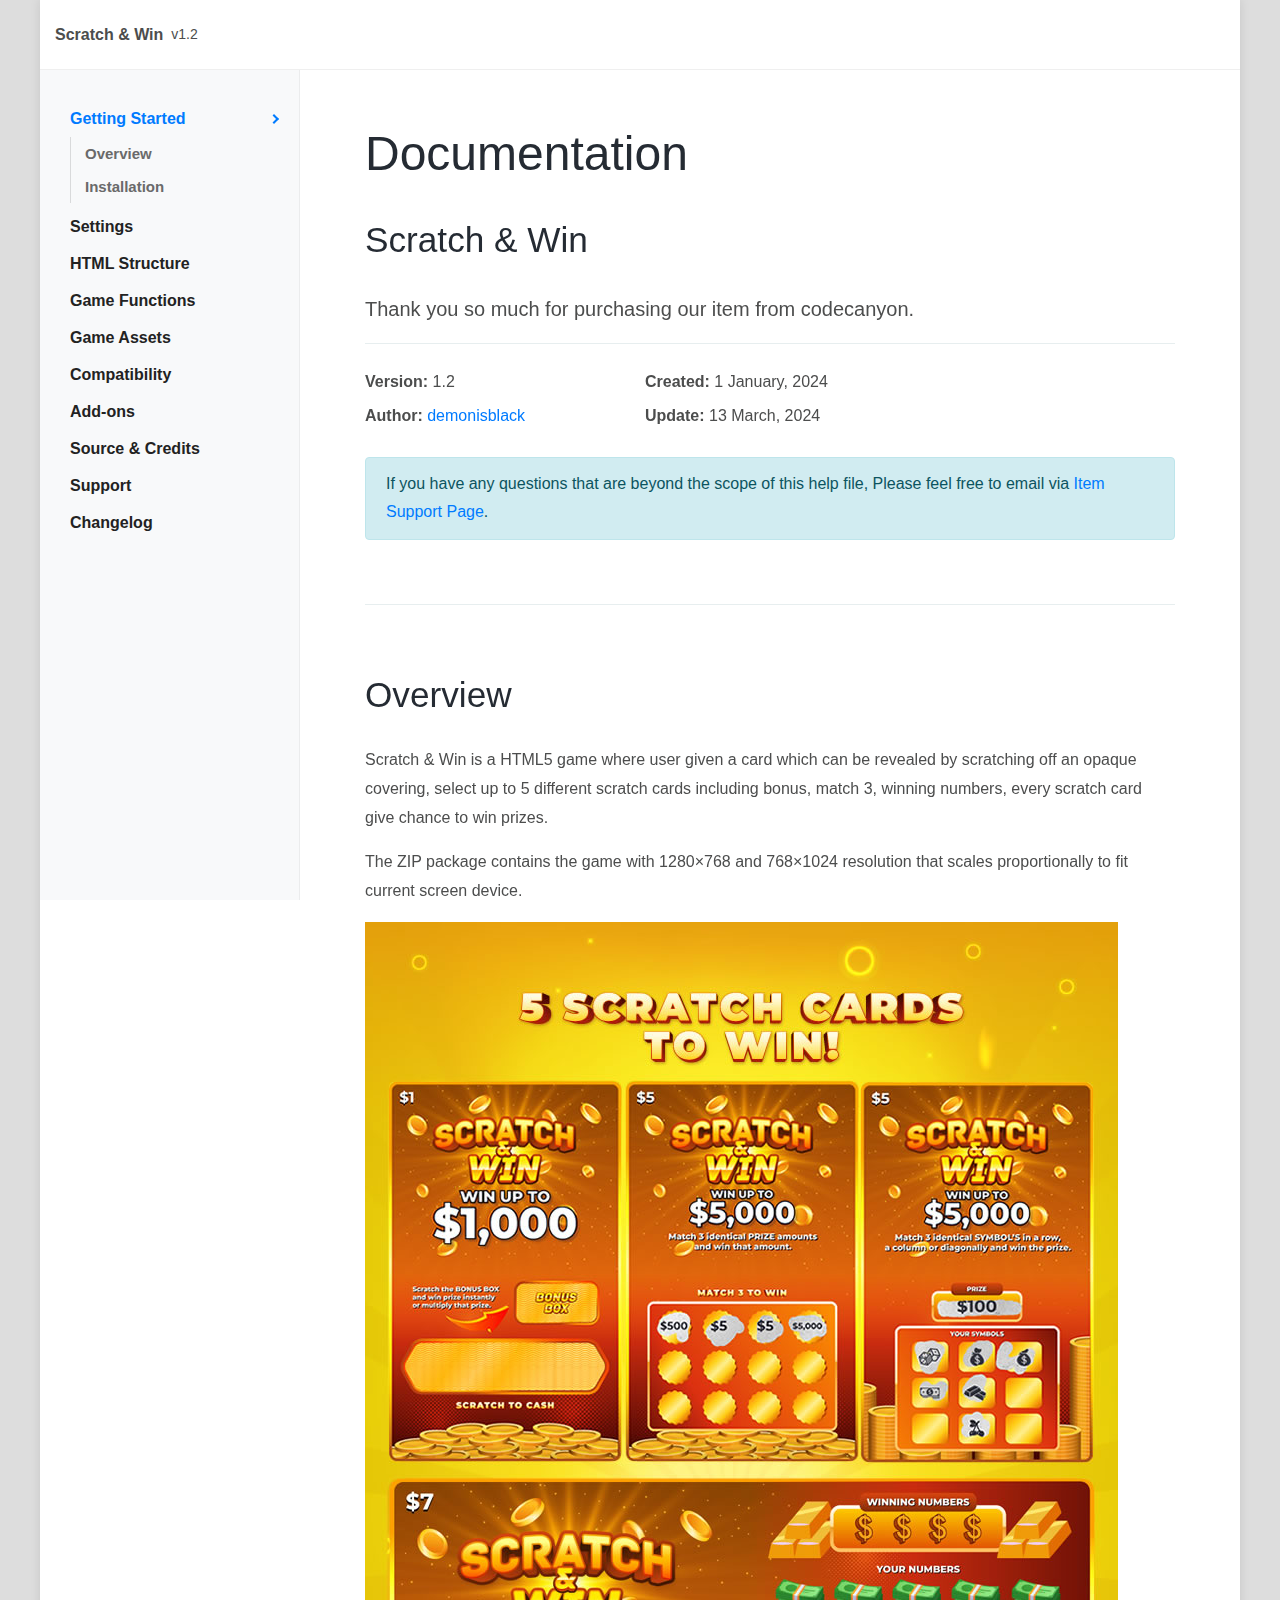
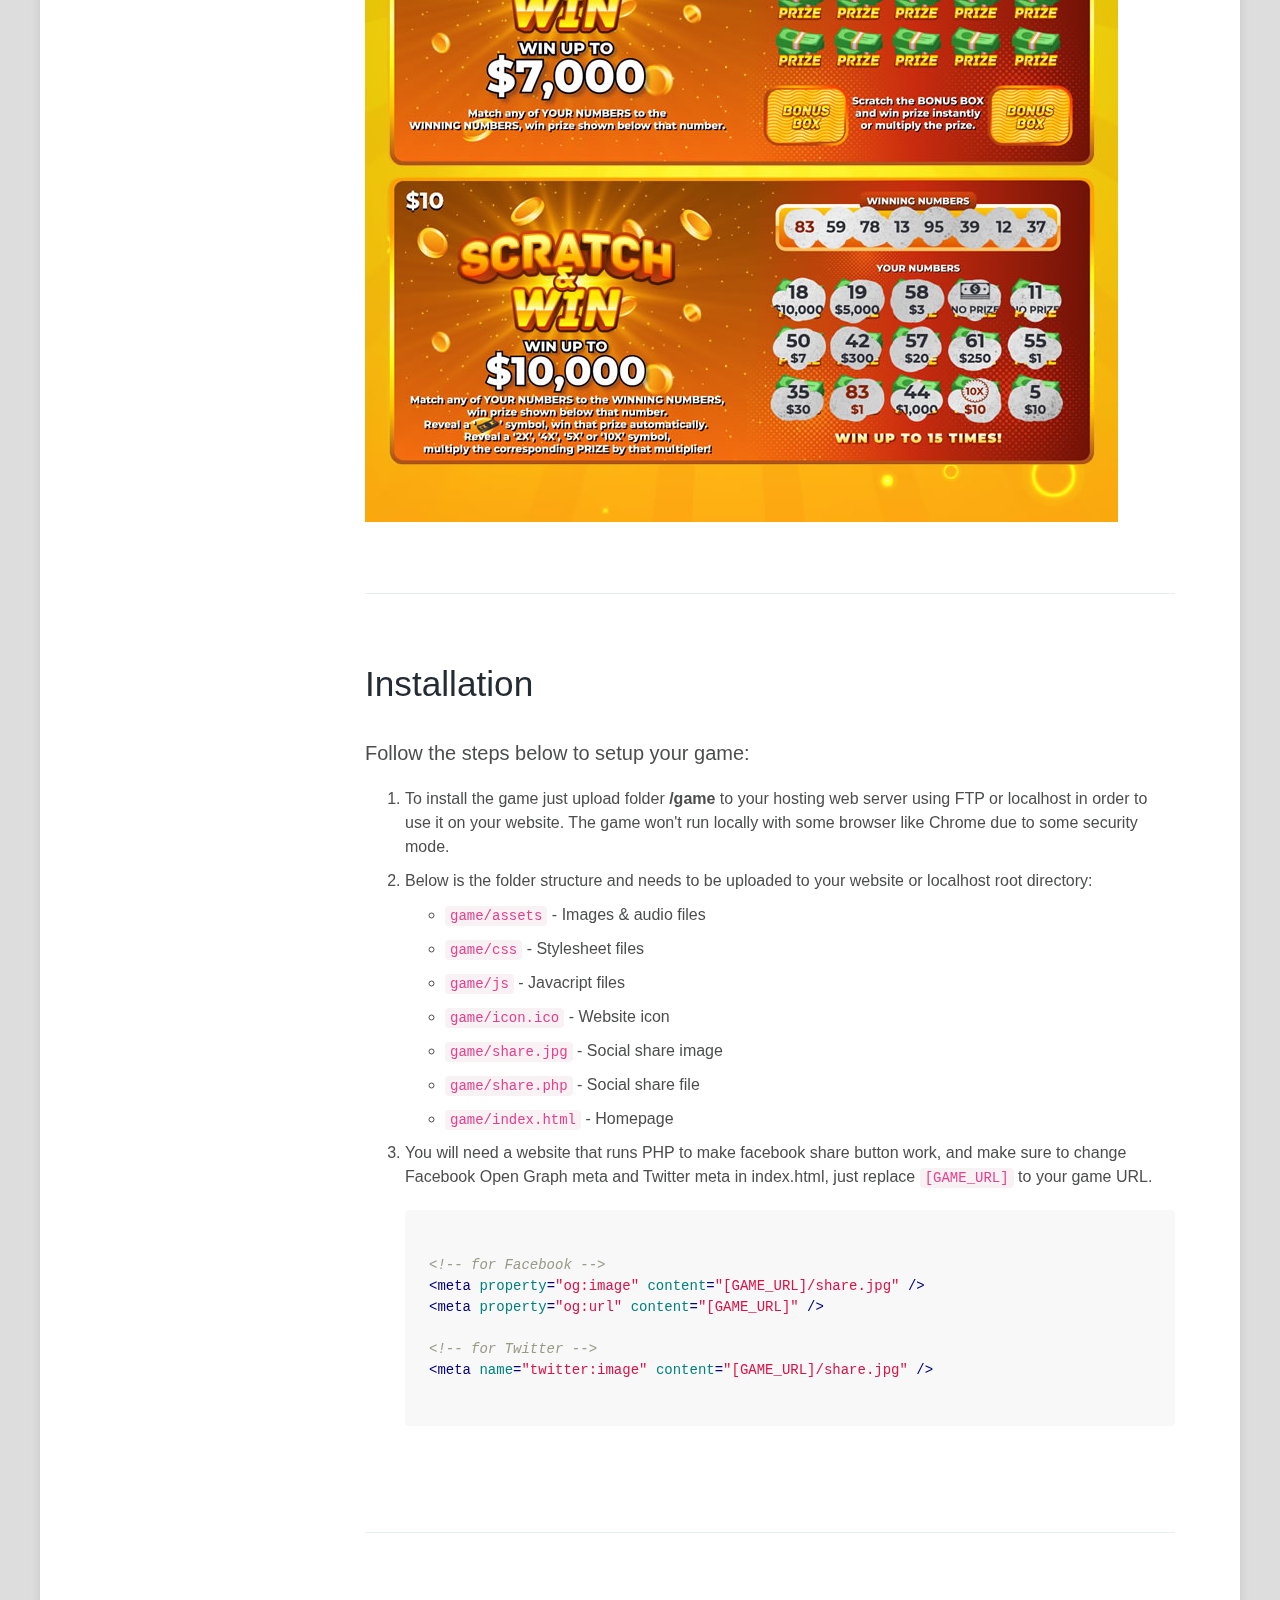
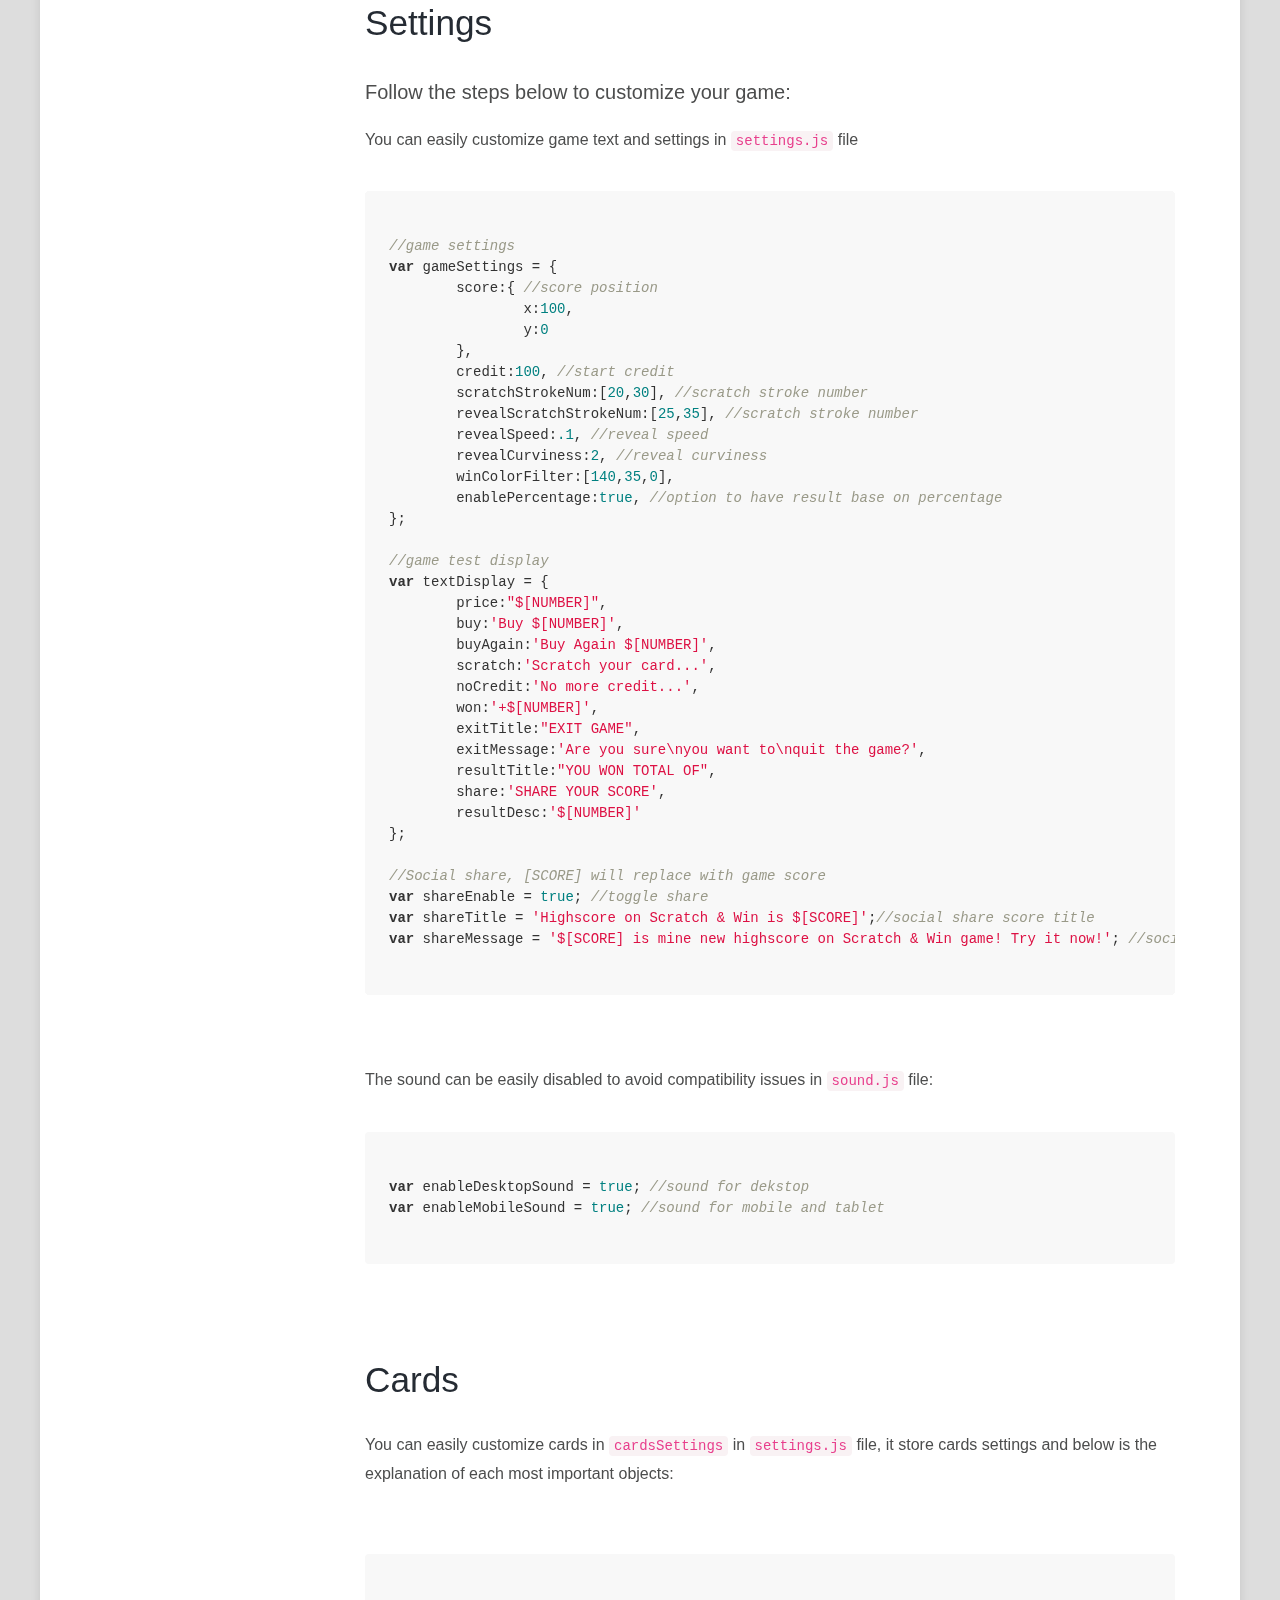
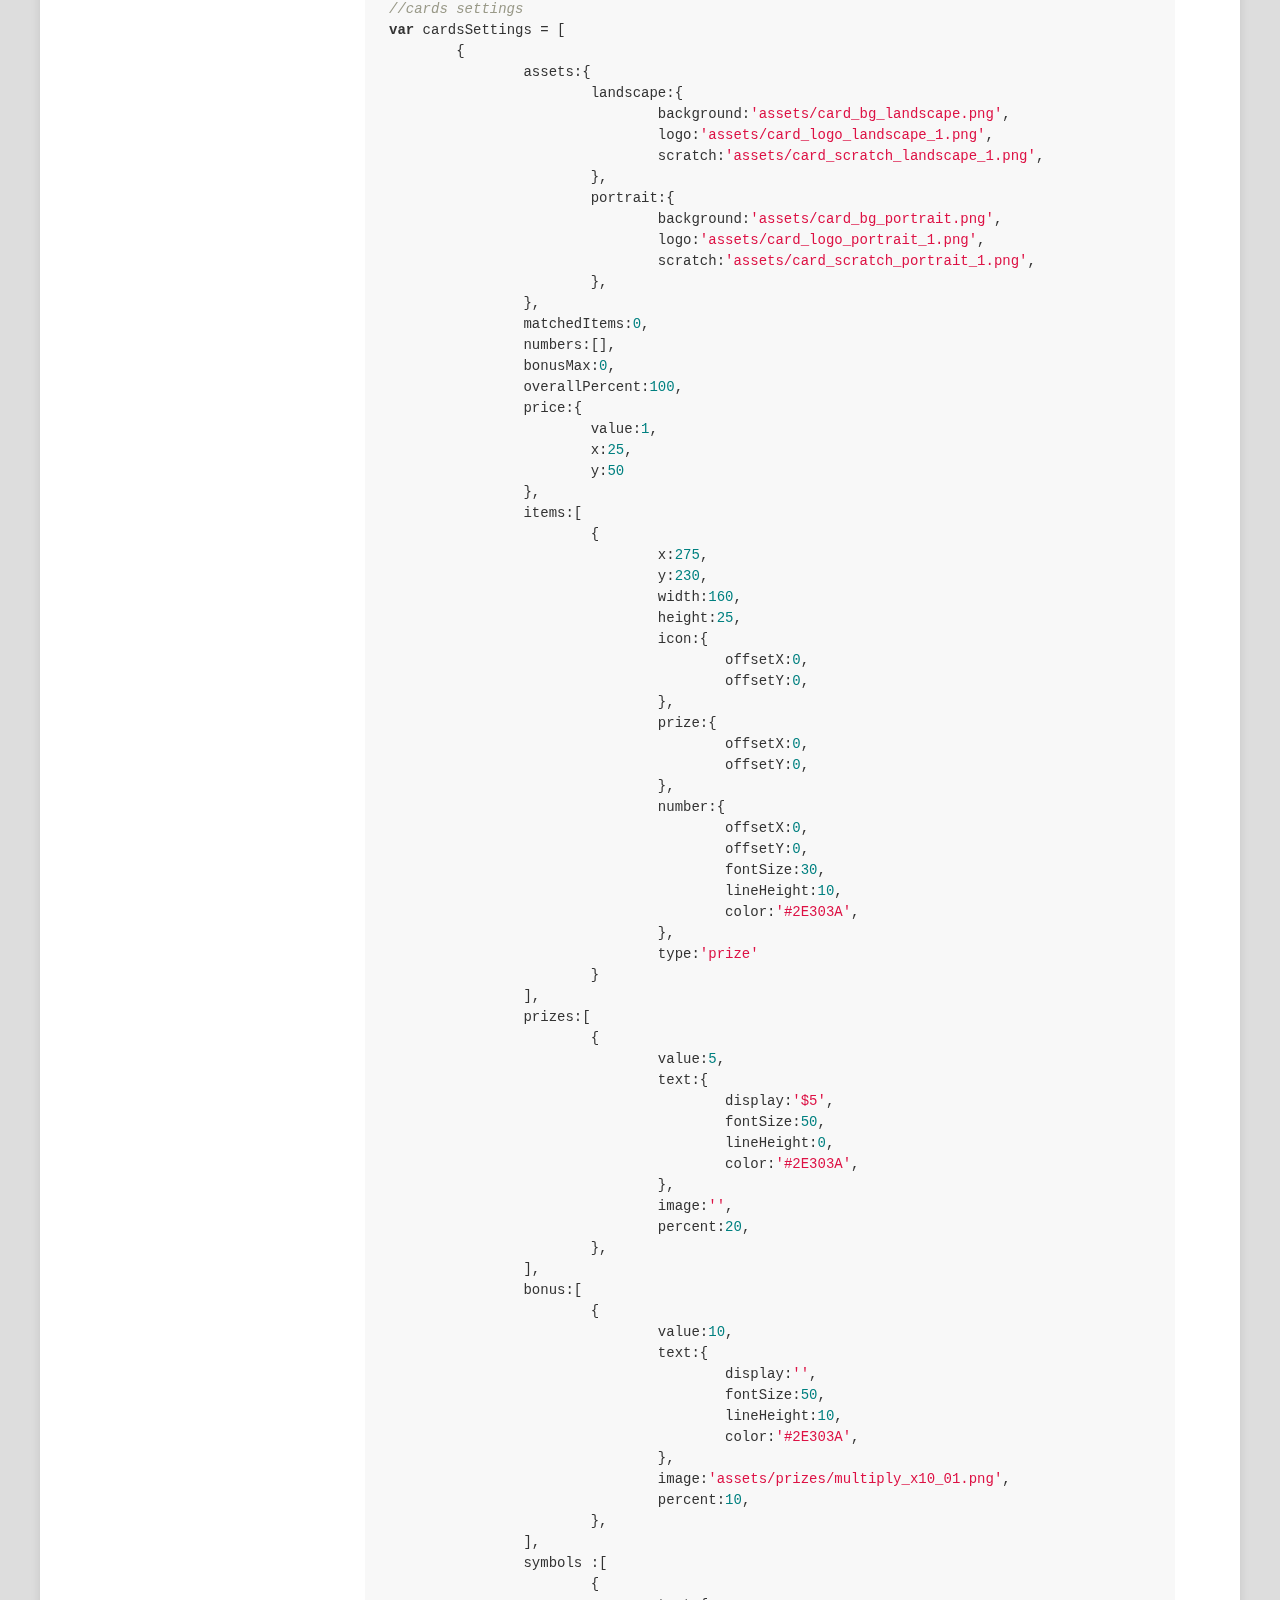
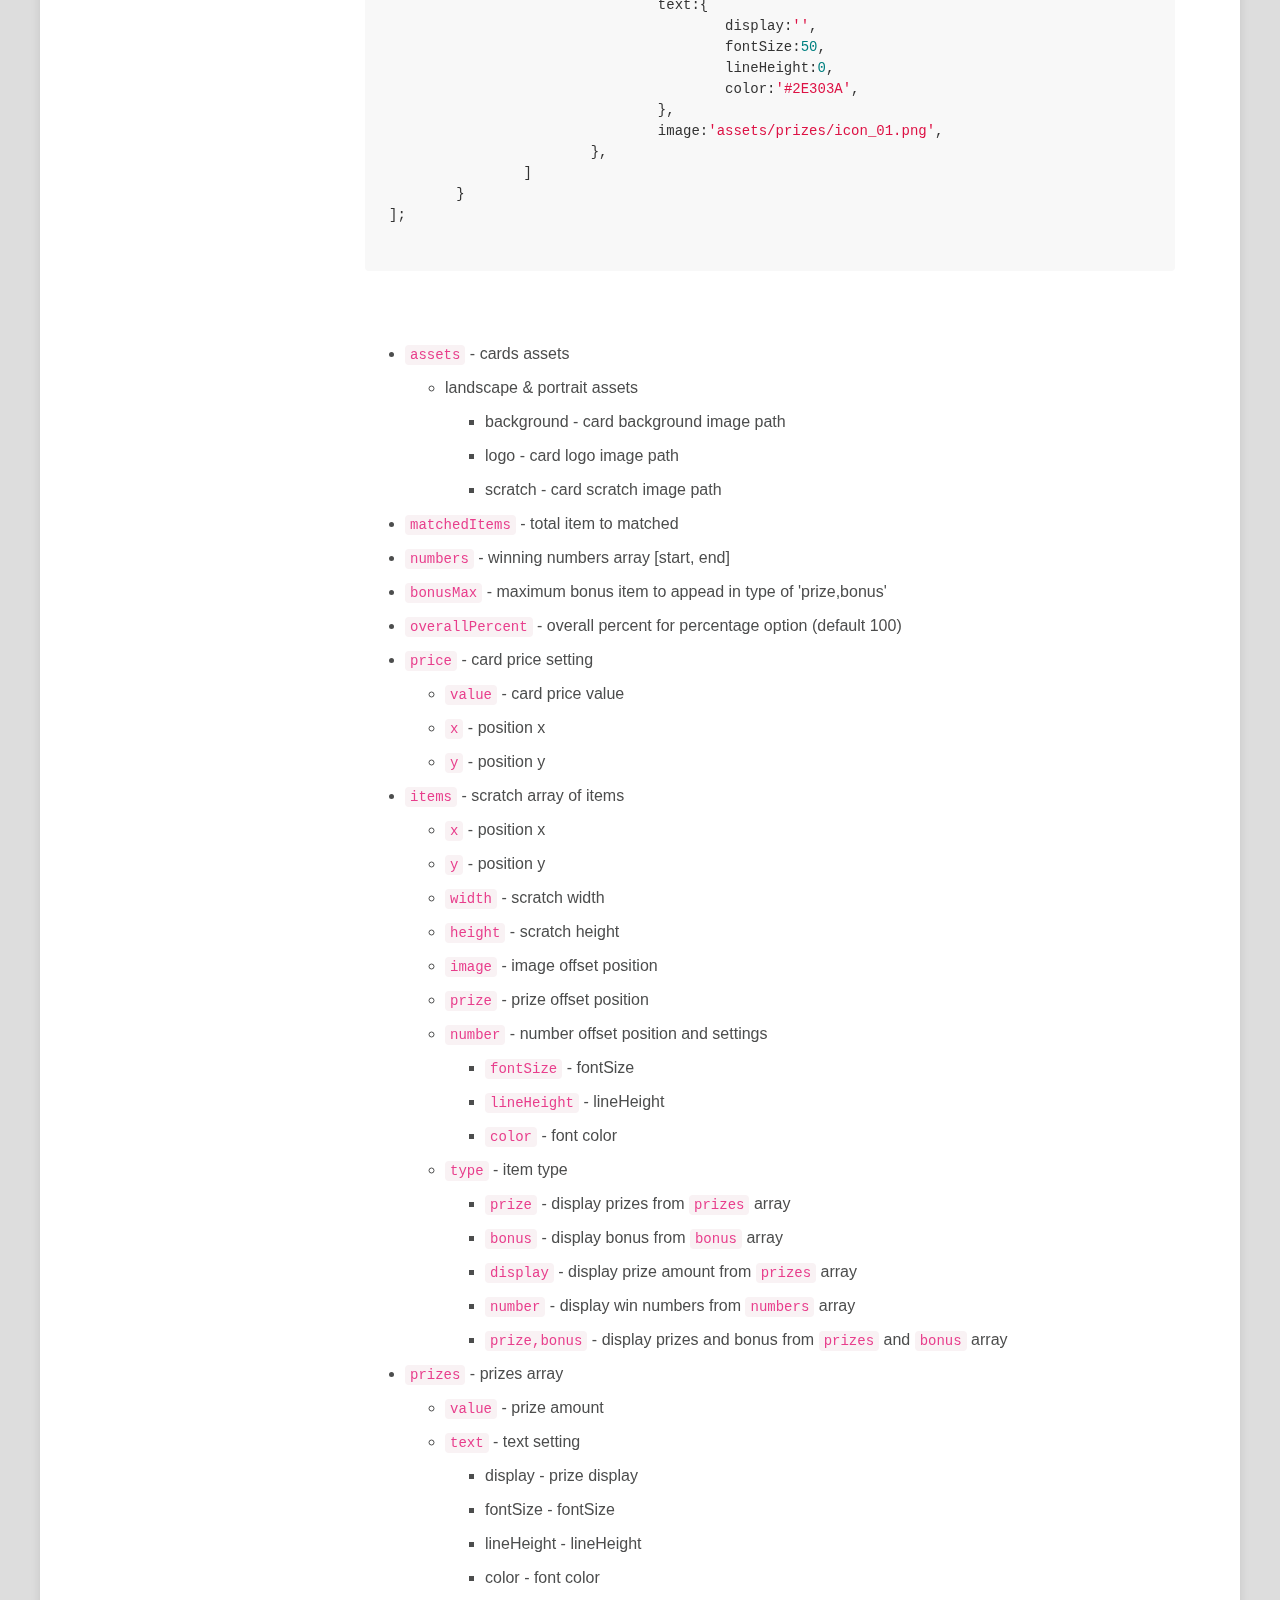
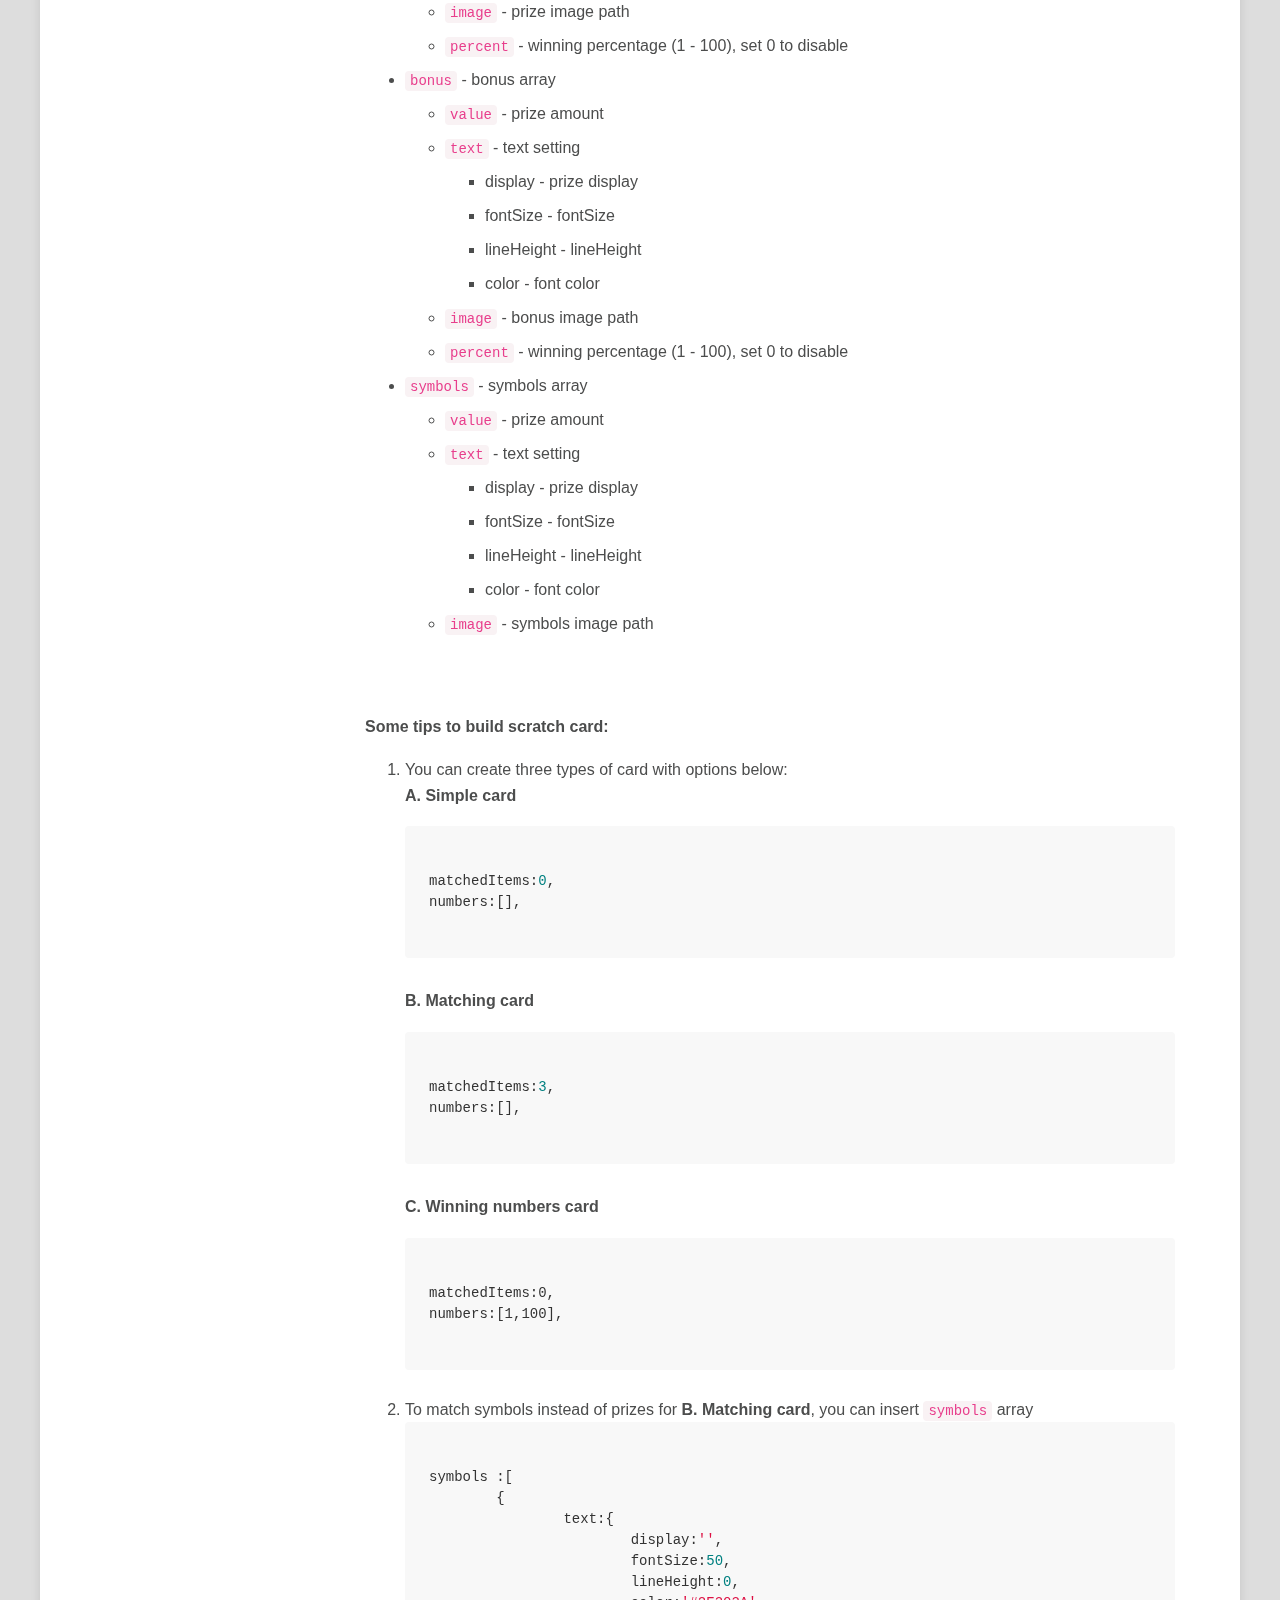
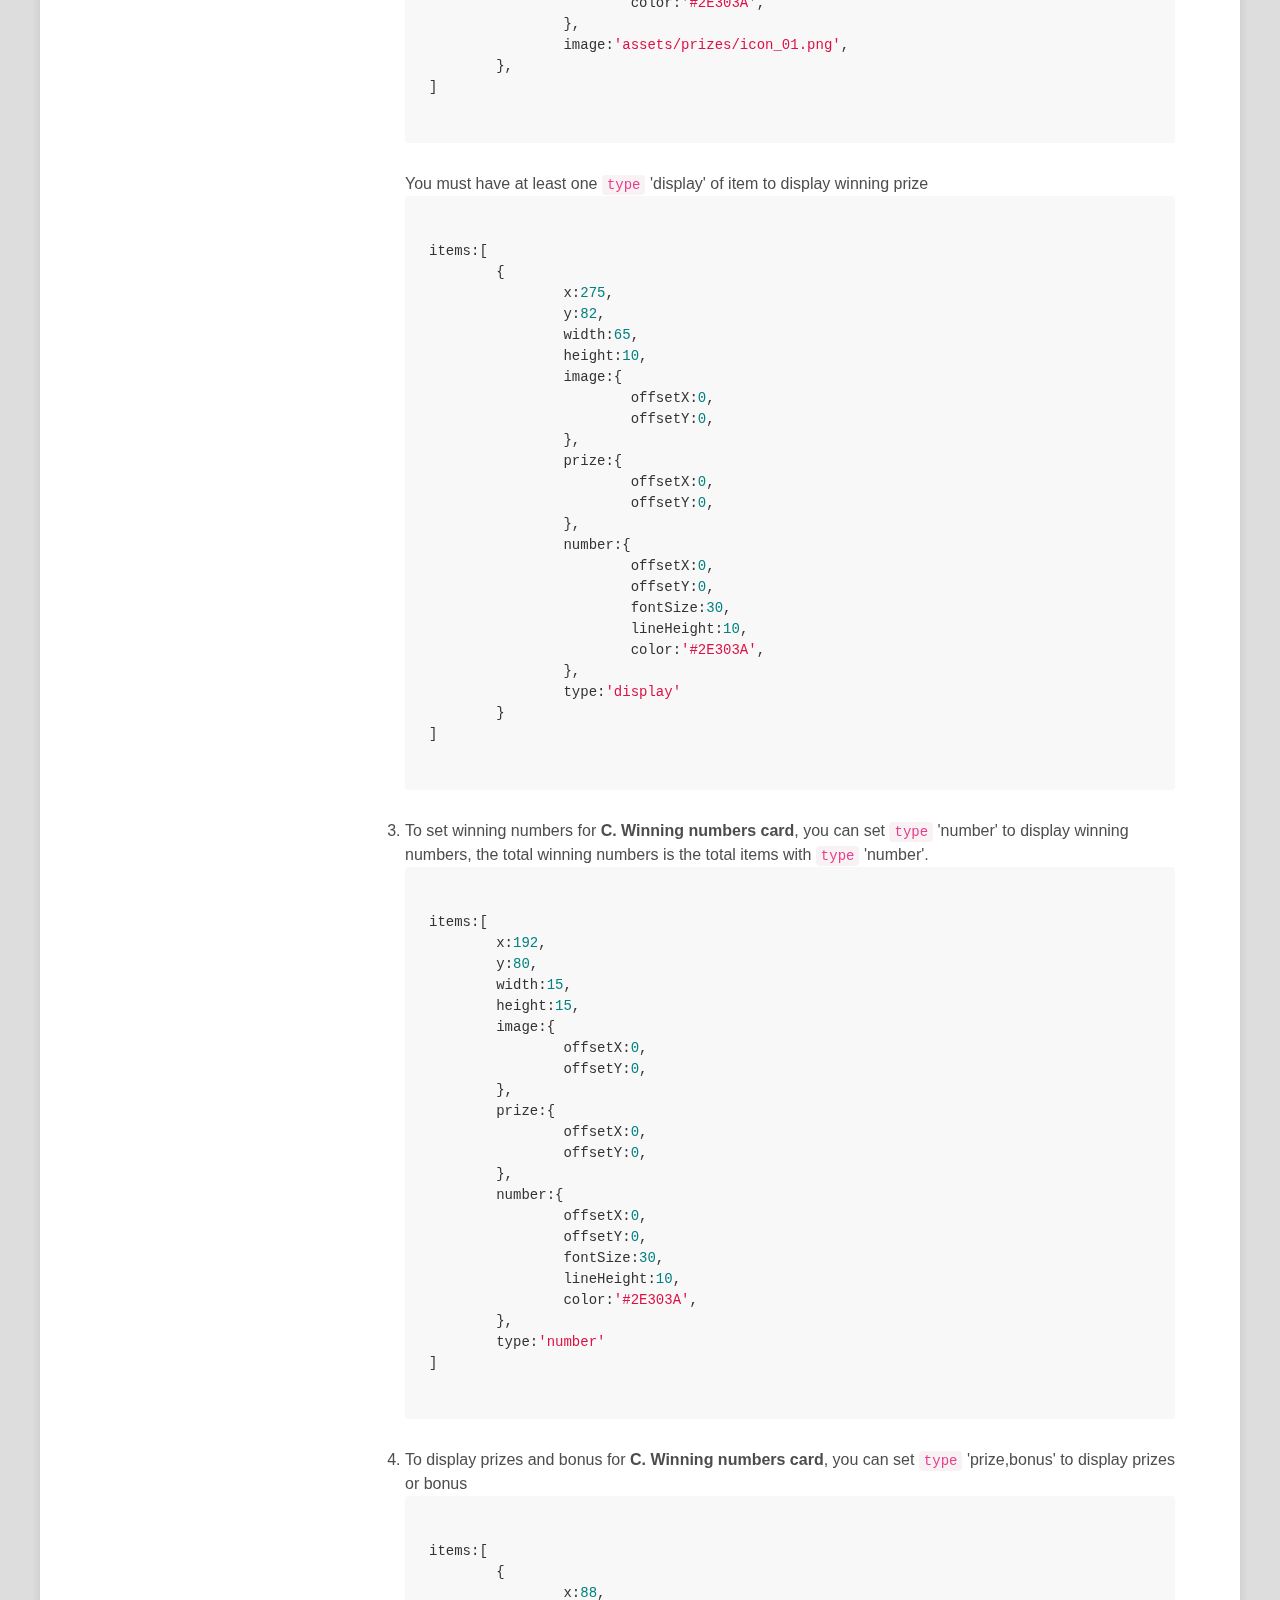
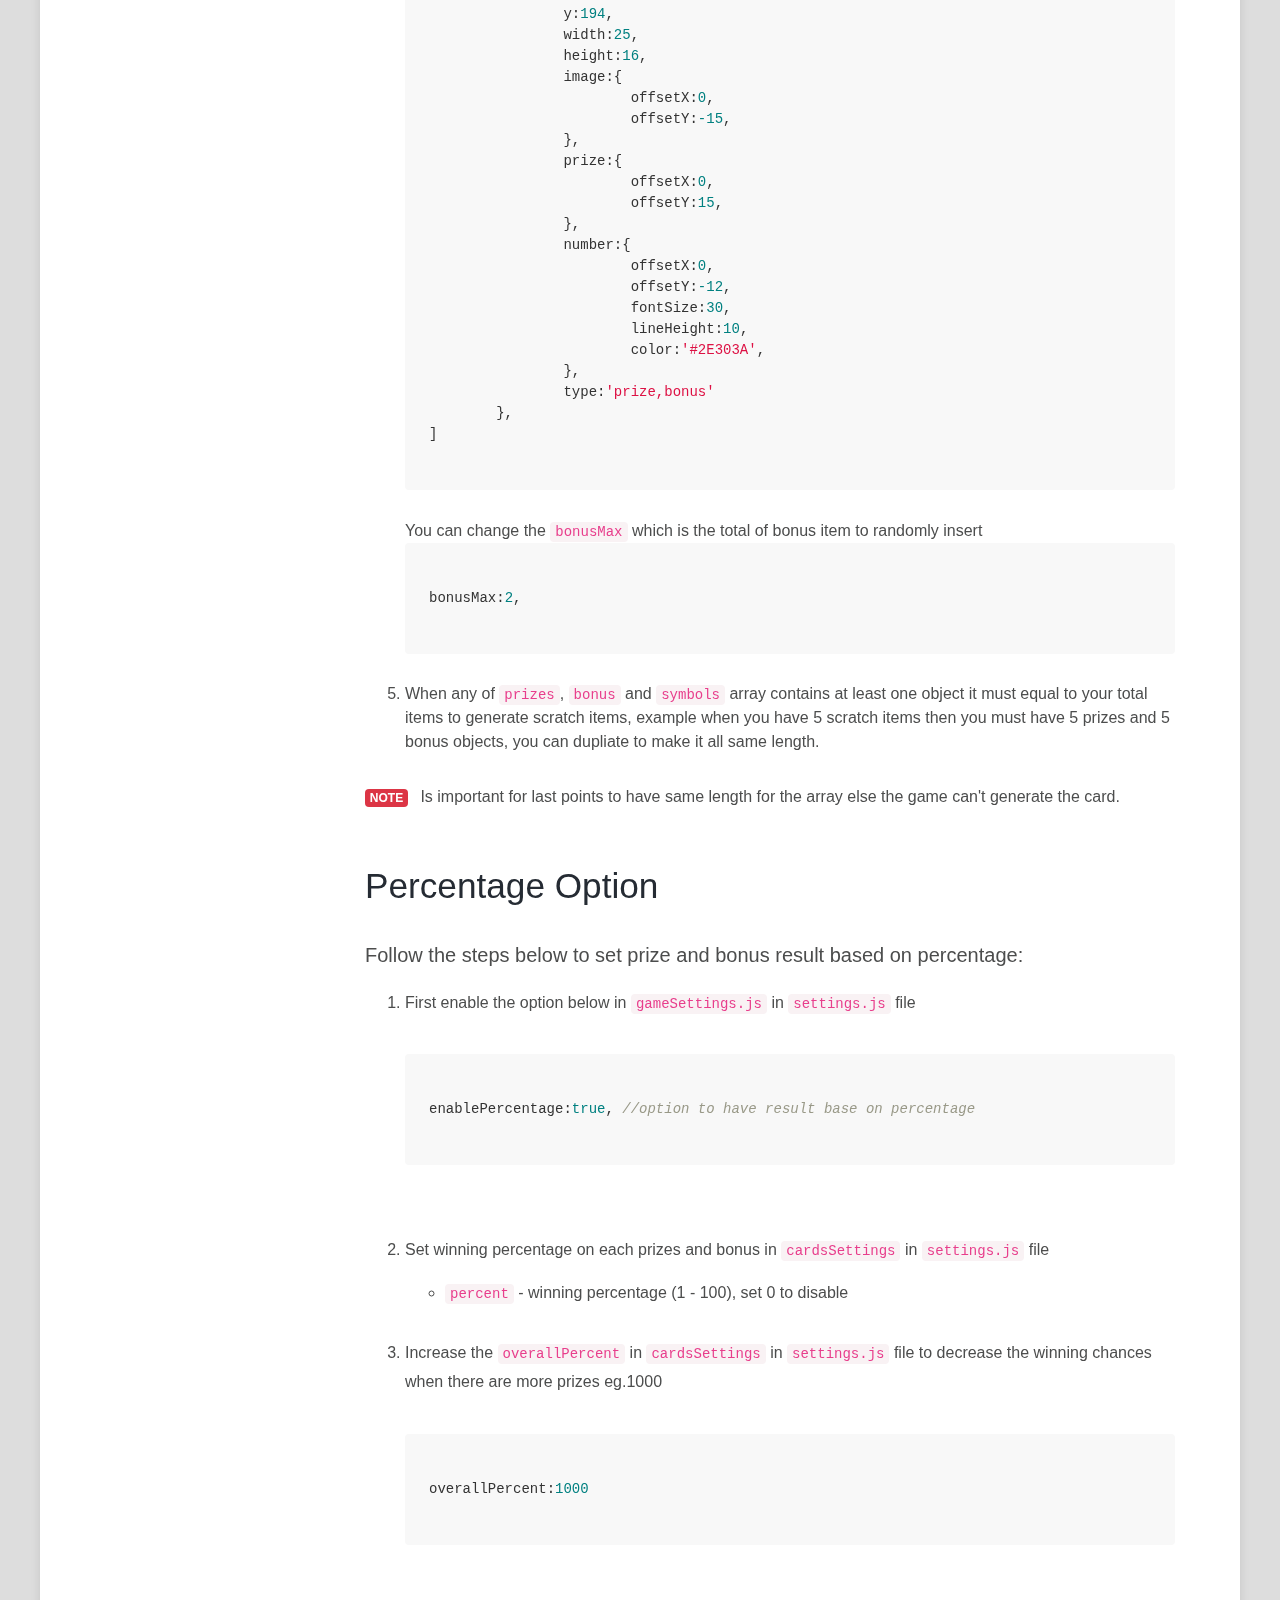
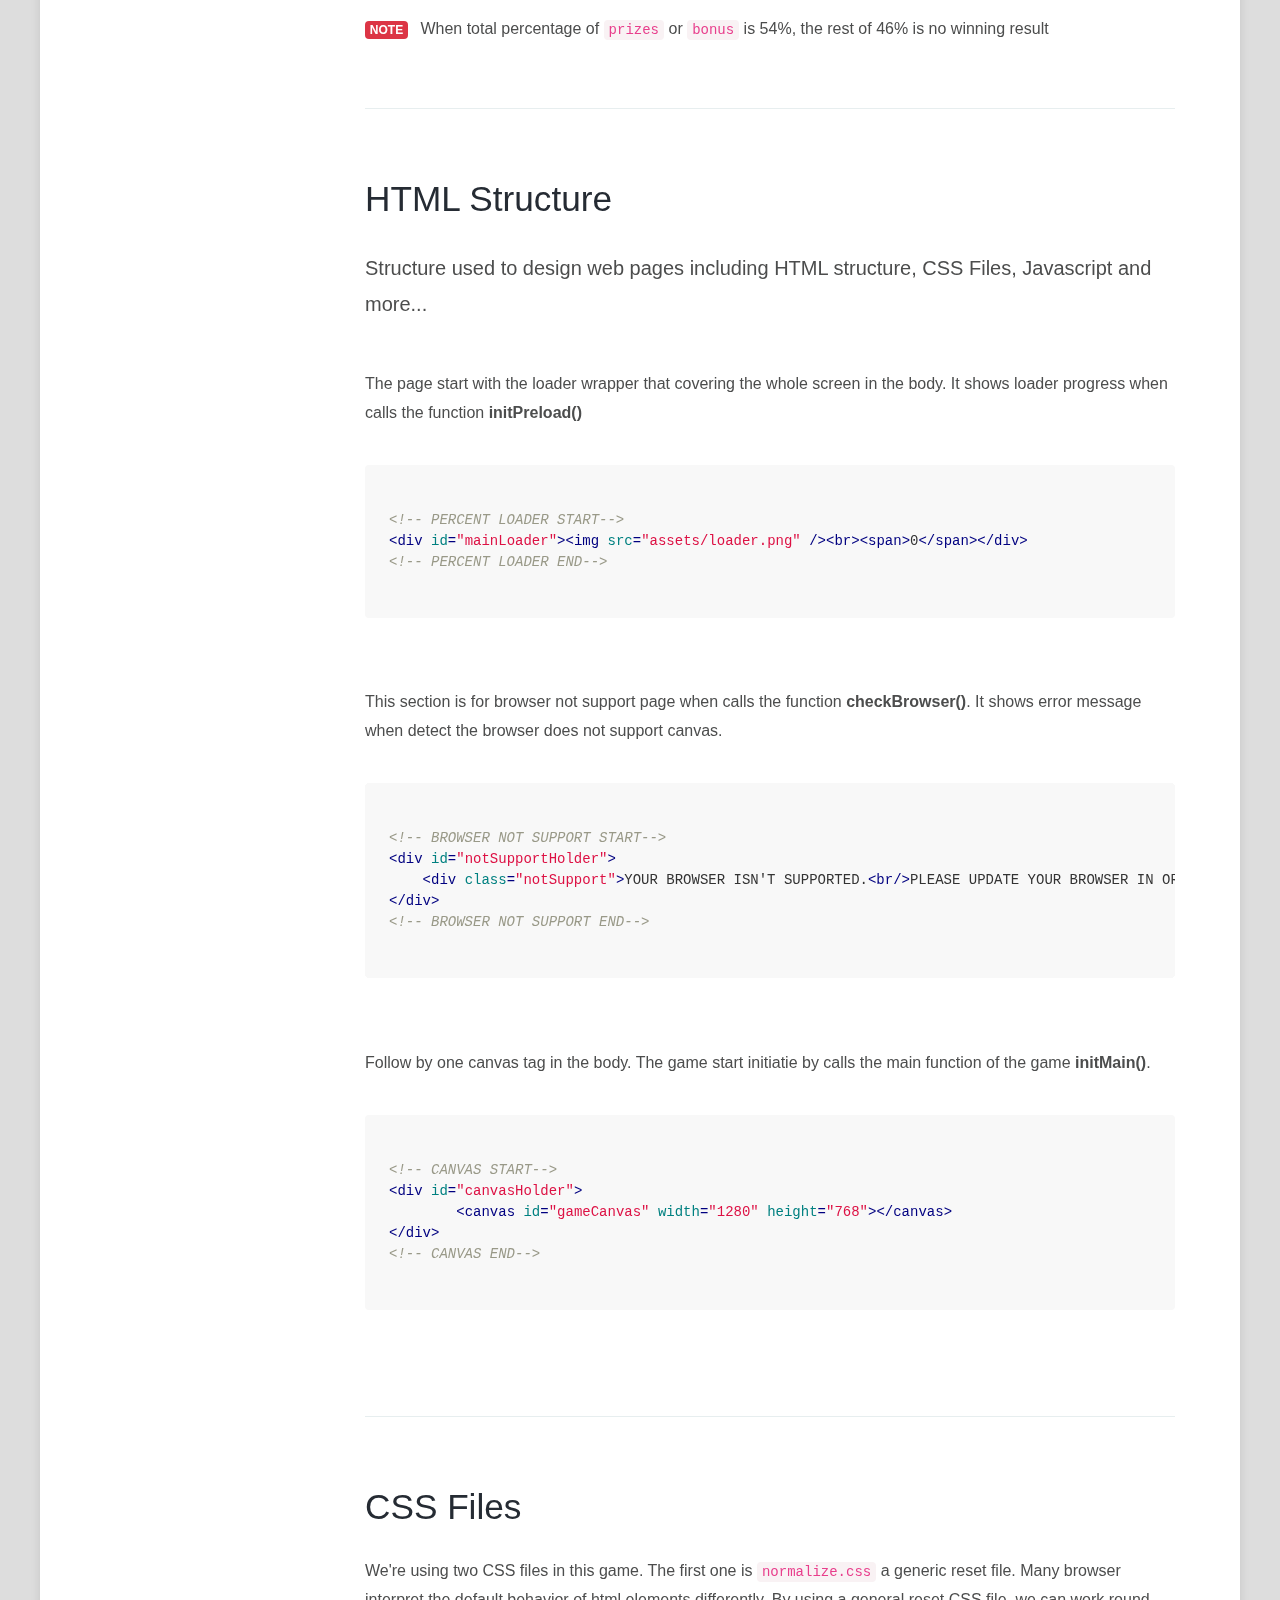
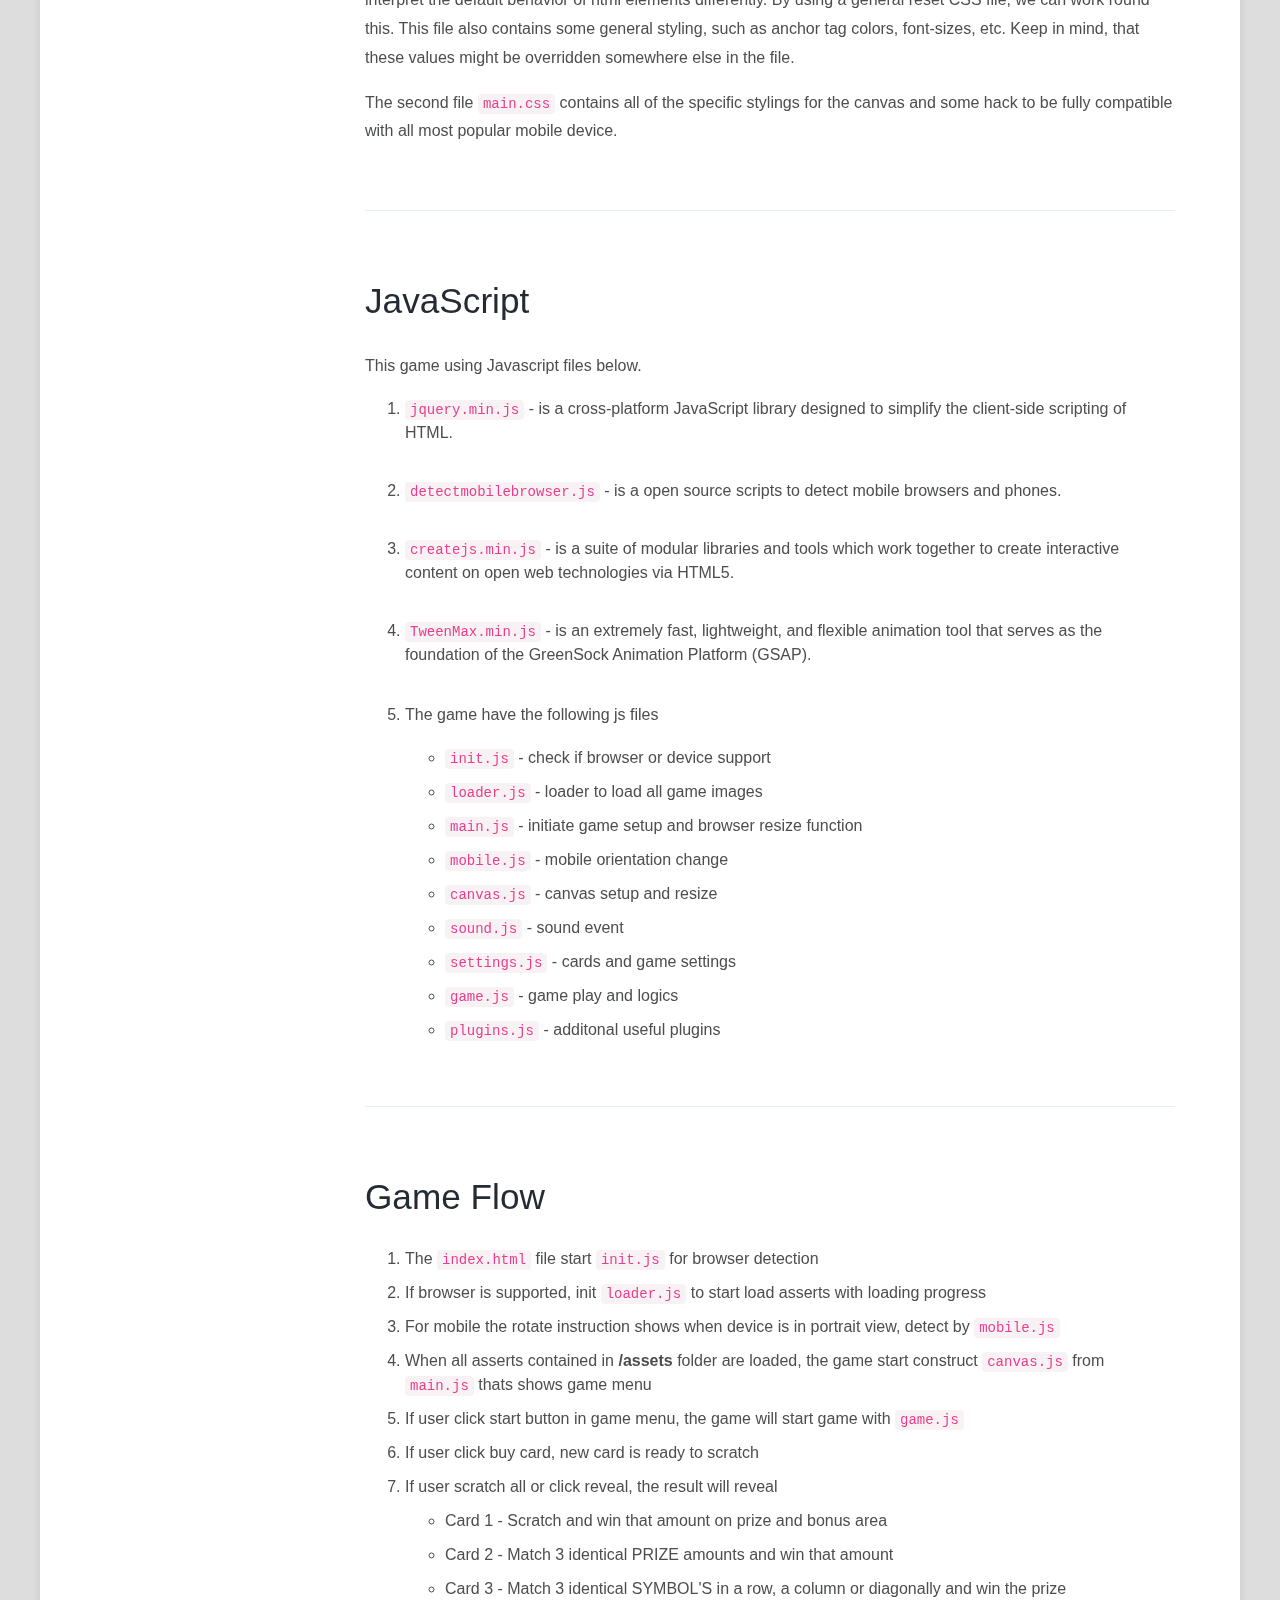
<file: documentation/index.html>
<!DOCTYPE html>
<html lang="en">

<head>
	<meta charset="UTF-8" />
	<meta http-equiv="X-UA-Compatible" content="IE=edge">
	<meta name="viewport" content="width=device-width, initial-scale=1, minimum-scale=1.0, shrink-to-fit=no">
	<link href="assets/images/favicon.png" rel="icon" />
	<title>Scratch & Win | Documentation</title>
	<meta name="description" content="">
	<meta name="author" content="demonisblack.com">
	<!-- Stylesheet ============================== -->
	<!-- Bootstrap -->
	<link rel="stylesheet" type="text/css" href="assets/vendor/bootstrap/css/bootstrap.min.css" />
	<!-- Font Awesome Icon -->
	<link rel="stylesheet" type="text/css" href="assets/vendor/font-awesome/css/all.min.css" />
	<!-- Magnific Popup -->
	<link rel="stylesheet" type="text/css" href="assets/vendor/magnific-popup/magnific-popup.min.css" />
	<!-- Highlight Syntax -->
	<link rel="stylesheet" type="text/css" href="assets/vendor/highlight.js/styles/github.css" />
	<!-- Custom Stylesheet -->
	<link rel="stylesheet" type="text/css" href="assets/css/stylesheet.css" />
	<link rel="stylesheet" type="text/css" href="assets/css/color-black.css" /> </head>

<body class="box" data-spy="scroll" data-target=".idocs-navigation" data-offset="125">
	<!-- Preloader -->
	<div class="preloader">
		<div class="lds-ellipsis">
			<div></div>
			<div></div>
			<div></div>
			<div></div>
		</div>
	</div>
	<!-- Preloader End -->
	<!-- Document Wrapper =============================== -->
	<div id="main-wrapper">
		<!-- Header ============================ -->
		<header id="header" class="sticky-top">
			<!-- Navbar -->
			<nav class="primary-menu navbar navbar-expand-lg navbar-dropdown-dark">
				<div class="container-fluid">
					<!-- Sidebar Toggler -->
					<button id="sidebarCollapse" class="navbar-toggler d-block d-md-none" type="button"> <span></span> <span class="w-75"></span> <span class="w-50"></span> </button>
					<!-- Logo --><strong>Scratch & Win</strong> <span class="text-2 ml-2">v1.2</span>
					<!-- Logo End -->
					<!-- Navbar Toggler -->
					<div id="header-nav" class="collapse navbar-collapse justify-content-end"></div>
				</div>
			</nav>
			<!-- Navbar End -->
		</header>
		<!-- Header End -->
		<!-- Content ============================ -->
		<div id="content" role="main">
			<!-- Sidebar Navigation
               ============================ -->
			<div class="idocs-navigation bg-light">
				<ul class="nav flex-column ">
					<li class="nav-item"> <a class="nav-link active" href="#docs_start">Getting Started</a>
						<ul class="nav flex-column">
							<li class="nav-item"> <a class="nav-link" href="#docs_overview">Overview</a> </li>
							<li class="nav-item"> <a class="nav-link" href="#docs_installation">Installation</a> </li>
						</ul>
					</li>
					<li class="nav-item"> <a class="nav-link" href="#docs_settings">Settings</a>
						<ul class="nav flex-column">
							<li class="nav-item"> <a class="nav-link" href="#docs_cards">Cards</a> </li>
							<li class="nav-item"> <a class="nav-link" href="#docs_percentage">Percentage Option</a> </li>
						</ul>
					</li>
					<li class="nav-item"> <a class="nav-link" href="#docs_html_structure">HTML Structure</a>
						<ul class="nav flex-column">
							<li class="nav-item"> <a class="nav-link" href="#docs_css">CSS Files</a> </li>
							<li class="nav-item"> <a class="nav-link" href="#docs_javascript">JavaScript</a> </li>
							<li class="nav-item"> <a class="nav-link" href="#docs_game_flow">Game Flow</a> </li>
						</ul>
					</li>
					<li class="nav-item"> <a class="nav-link" href="#docs_game_functions">Game Functions</a> </li>
					<li class="nav-item"> <a class="nav-link" href="#docs_game_assets">Game Assets</a> </li>
					<li class="nav-item"> <a class="nav-link" href="#docs_compatibility">Compatibility</a> </li>
					<li class="nav-item"> <a class="nav-link" href="#docs_add_ons">Add-ons</a> </li>
					<li class="nav-item"> <a class="nav-link" href="#docs_source_credits">Source & Credits</a> </li>
					<li class="nav-item"> <a class="nav-link" href="#docs_support">Support</a> </li>
					<li class="nav-item"> <a class="nav-link" href="#docs_changelog">Changelog</a>
						
					</li>
				</ul>
			</div>
			<!-- Docs Content ============================ -->
			<div class="idocs-content">
				<div class="container">
					<!-- Getting Started ============================ -->
					<section id="docs_start">
						<h1>Documentation</h1>
						<h2>Scratch & Win</h2>
						<p class="lead">Thank you so much for purchasing our item from codecanyon.</p>
						<hr>
						<div class="row">
							<div class="col-sm-6 col-lg-4">
								<ul class="list-unstyled">
									<li> <strong>Version:</strong> 1.2 </li>
									<li> <strong>Author:</strong> <a href="https://codecanyon.net/user/demonisblack" target="_blank">demonisblack</a> </li>
								</ul>
							</div>
							<div class="col-sm-6 col-lg-4">
								<ul class="list-unstyled">
									<li> <strong class="font-weight-700">Created:</strong> 1 January, 2024 </li>
									<li> <strong>Update:</strong> 13 March, 2024 </li>
								</ul>
							</div>
						</div>
						<p class="alert alert-info">If you have any questions that are beyond the scope of this help file, Please feel free to email via <a target="_blank" href="https://codecanyon.net/item/scratch-win-html5-game/50646128/support">Item Support Page</a>. </p>
					</section>
					<hr class="divider">
					<!-- Description ============================ -->
					<section id="docs_overview">
						<h2>Overview</h2>
						<p>Scratch & Win is a HTML5 game where user given a card which can be revealed by scratching off an opaque covering, select up to 5 different scratch cards including bonus, match 3, winning numbers, every scratch card give chance to win prizes.</p>
									
						<p>The ZIP package contains the game with 1280×768 and 768×1024 resolution that scales proportionally to fit current screen device.</p>
						<img src="assets/images/feature.jpg" />
						</section>
					<hr class="divider">
					<!-- Installation ============================ -->
					<section id="docs_installation">
						<h2>Installation</h2>
						<p class="lead">Follow the steps below to setup your game:</p>
						<ol>
							<li>To install the game just upload folder <strong>/game</strong> to your hosting web server using FTP or localhost in order to use it on your website. The game won't run locally with some browser like Chrome due to some security mode.</li>
							<li>Below is the folder structure and needs to be uploaded to your website or localhost root directory:
								<ul>
									<li><code>game/assets</code> - Images & audio files</li>
									<li><code>game/css</code> - Stylesheet files</li>
									<li><code>game/js</code> - Javacript files</li>
									<li><code>game/icon.ico</code> - Website icon</li>
									<li><code>game/share.jpg</code> - Social share image</li>
									<li><code>game/share.php</code> - Social share file</li>
									<li><code>game/index.html</code> - Homepage</li>
								</ul>
							</li>
							<li>You will need a website that runs PHP to make facebook share button work, and make sure to change Facebook Open Graph meta and Twitter meta in index.html, just replace <code>[GAME_URL]</code> to your game URL.</li> <pre>
                          <code class="html hljs">
&lt;!-- for Facebook --&gt;
&lt;meta property=&quot;og:image&quot; content=&quot;[GAME_URL]/share.jpg&quot; /&gt;
&lt;meta property=&quot;og:url&quot; content=&quot;[GAME_URL]&quot; /&gt;

&lt;!-- for Twitter --&gt;
&lt;meta name=&quot;twitter:image&quot; content=&quot;[GAME_URL]/share.jpg&quot; /&gt;
                          </code>
                        </pre> </ol>
					</section>
					<hr class="divider">
					<!-- Settings ============================ -->
					<section id="docs_settings">
						<h2>Settings</h2>
						<p class="lead">Follow the steps below to customize your game:</p>
						<p>You can easily customize game text and settings in <code>settings.js</code> file </p> <pre>
                        <code class="js hljs">
//game settings
var gameSettings = {
	score:{ //score position
		x:100,
		y:0
	},
	credit:100, //start credit
	scratchStrokeNum:[20,30], //scratch stroke number
	revealScratchStrokeNum:[25,35], //scratch stroke number
	revealSpeed:.1, //reveal speed
	revealCurviness:2, //reveal curviness
	winColorFilter:[140,35,0],
	enablePercentage:true, //option to have result base on percentage
};

//game test display
var textDisplay = {
	price:"$[NUMBER]",
	buy:'Buy $[NUMBER]',
	buyAgain:'Buy Again $[NUMBER]',
	scratch:'Scratch your card...',
	noCredit:'No more credit...',
	won:'+$[NUMBER]',
	exitTitle:"EXIT GAME",
	exitMessage:'Are you sure\nyou want to\nquit the game?',
	resultTitle:"YOU WON TOTAL OF",
	share:'SHARE YOUR SCORE',
	resultDesc:'$[NUMBER]'
};

//Social share, [SCORE] will replace with game score
var shareEnable = true; //toggle share
var shareTitle = 'Highscore on Scratch & Win is $[SCORE]';//social share score title
var shareMessage = '$[SCORE] is mine new highscore on Scratch & Win game! Try it now!'; //social share score message
                        </code>
                      </pre>
						<p> The sound can be easily disabled to avoid compatibility issues in <code>sound.js</code> file: <pre>
                         <code class="js hljs">
var enableDesktopSound = true; //sound for dekstop
var enableMobileSound = true; //sound for mobile and tablet
                      </code>
                        </pre>
					</section>

					<section id="docs_cards">
						<h2 class="mt-5">Cards</h2>
						<p>You can easily customize cards in <code>cardsSettings</code> in <code>settings.js</code> file, it store cards settings and below is the explanation of each most important objects:</p> <pre></pre>
						<pre>
                        <code class="js hljs">
//cards settings
var cardsSettings = [
	{
		assets:{
			landscape:{
				background:'assets/card_bg_landscape.png',
				logo:'assets/card_logo_landscape_1.png',
				scratch:'assets/card_scratch_landscape_1.png',
			},
			portrait:{
				background:'assets/card_bg_portrait.png',
				logo:'assets/card_logo_portrait_1.png',
				scratch:'assets/card_scratch_portrait_1.png',
			},
		},
		matchedItems:0,
		numbers:[],
		bonusMax:0,
		overallPercent:100,
		price:{
			value:1,
			x:25,
			y:50
		},
		items:[
			{
				x:275,
				y:230,
				width:160,
				height:25,
				icon:{
					offsetX:0,
					offsetY:0,
				},
				prize:{
					offsetX:0,
					offsetY:0,
				},
				number:{
					offsetX:0,
					offsetY:0,
					fontSize:30,
					lineHeight:10,
					color:'#2E303A',
				},
				type:'prize'
			}
		],
		prizes:[
			{
				value:5,
				text:{
					display:'$5',
					fontSize:50,
					lineHeight:0,
					color:'#2E303A',
				},
				image:'',
				percent:20,
			},
		],
		bonus:[
			{
				value:10,
				text:{
					display:'',
					fontSize:50,
					lineHeight:10,
					color:'#2E303A',
				},
				image:'assets/prizes/multiply_x10_01.png',
				percent:10,
			},
		],
		symbols :[
			{
				text:{
					display:'',
					fontSize:50,
					lineHeight:0,
					color:'#2E303A',
				},
				image:'assets/prizes/icon_01.png',
			},
		]
	}
];
						</code>
						</pre>

						<ul>
							<li><code>assets</code> - cards assets
								<ul>
									<li>landscape & portrait assets
										<ul>
											<li>background - card background image path</li>
											<li>logo - card logo image path</li>
											<li>scratch - card scratch image path</li>
										</ul>
									</li>
								</ul>
							</li>
							<li><code>matchedItems</code> - total item to matched</li>
							<li><code>numbers</code> - winning numbers array [start, end]</li>
							<li><code>bonusMax</code> - maximum bonus item to appead in type of 'prize,bonus'</li>
							<li><code>overallPercent</code> - overall percent for percentage option (default 100)</li>
							<li><code>price</code> - card price setting
								<ul>
									<li><code>value</code> - card price value</li>
									<li><code>x</code> - position x</li>
									<li><code>y</code> - position y</li>
								</ul>
							</li>
							<li><code>items</code> - scratch array of items
								<ul>
									<li><code>x</code> - position x</li>
									<li><code>y</code> - position y</li>
									<li><code>width</code> - scratch width</li>
									<li><code>height</code> - scratch height</li>
									<li><code>image</code> - image offset position</li>
									<li><code>prize</code> - prize offset position</li>
									<li><code>number</code> - number offset position and settings
										<ul>
											<li><code>fontSize</code> - fontSize</li>
											<li><code>lineHeight</code> - lineHeight</li>
											<li><code>color</code> - font color</li>
										</ul>
									</li>
									<li><code>type</code> - item type
										<ul>
											<li><code>prize</code> - display prizes from <code>prizes</code> array</li>
											<li><code>bonus</code> - display bonus from <code>bonus</code> array</li>
											<li><code>display</code> - display prize amount from <code>prizes</code> array</li>
											<li><code>number</code> - display win numbers from <code>numbers</code> array</li>
											<li><code>prize,bonus</code> - display prizes and bonus from <code>prizes</code> and <code>bonus</code> array</li>
										</ul>
									</li>
								</ul>
							</li>
							<li><code>prizes</code> - prizes array
								<ul>
									<li><code>value</code> - prize amount</li>
									<li><code>text</code> - text setting
										<ul>
											<li>display - prize display</li>
											<li>fontSize - fontSize</li>
											<li>lineHeight - lineHeight</li>
											<li>color - font color</li>
										</ul>
									</li>
									<li><code>image</code> - prize image path</li>
									<li><code>percent</code> - winning percentage (1 - 100), set 0 to disable</li>
								</ul>
							</li>
							<li><code>bonus</code> - bonus array
								<ul>
									<li><code>value</code> - prize amount</li>
									<li><code>text</code> - text setting
										<ul>
											<li>display - prize display</li>
											<li>fontSize - fontSize</li>
											<li>lineHeight - lineHeight</li>
											<li>color - font color</li>
										</ul>
									</li>
									<li><code>image</code> - bonus image path</li>
									<li><code>percent</code> - winning percentage (1 - 100), set 0 to disable</li>
								</ul>
							</li>
							<li><code>symbols</code> - symbols array
								<ul>
									<li><code>value</code> - prize amount</li>
									<li><code>text</code> - text setting
										<ul>
											<li>display - prize display</li>
											<li>fontSize - fontSize</li>
											<li>lineHeight - lineHeight</li>
											<li>color - font color</li>
										</ul>
									</li>
									<li><code>image</code> - symbols image path</li>
								</ul>
							</li>
						</ul>
						<br><br>
						<p><strong>Some tips to build scratch card:</strong></p>
						<ol>
							<li>You can create three types of card with options below:
								<p><strong>A. Simple card</strong></p>
								<pre><code class="js hljs">
matchedItems:0,
numbers:[],
								</code></pre>

								<p><strong>B. Matching card</strong></p>
									<pre><code class="js hljs">
matchedItems:3,
numbers:[],
								</code></pre>
								
								<p><strong>C. Winning numbers card</strong></p>
								<pre><code class="xml hljs">
matchedItems:0,
numbers:[1,100],
								</code></pre>
							</li>
							<li>To match symbols instead of prizes for <strong>B. Matching card</strong>, you can insert <code>symbols</code> array
								<pre><code class="js hljs">
symbols :[
	{
		text:{
			display:'',
			fontSize:50,
			lineHeight:0,
			color:'#2E303A',
		},
		image:'assets/prizes/icon_01.png',
	},
]
								</code></pre>
								You must have at least one <code>type</code> 'display' of item to display winning prize
								<pre><code class="js hljs">
items:[
	{
		x:275,
		y:82,
		width:65,
		height:10,
		image:{
			offsetX:0,
			offsetY:0,
		},
		prize:{
			offsetX:0,
			offsetY:0,
		},
		number:{
			offsetX:0,
			offsetY:0,
			fontSize:30,
			lineHeight:10,
			color:'#2E303A',
		},
		type:'display'
	}
]
								</code></pre>
							</li>
							<li>To set winning numbers for <strong>C. Winning numbers card</strong>, you can set <code>type</code> 'number' to display winning numbers, the total winning numbers is the total items with <code>type</code> 'number'.
								<pre><code class="js hljs">
items:[
	x:192,
	y:80,
	width:15,
	height:15,
	image:{
		offsetX:0,
		offsetY:0,
	},
	prize:{
		offsetX:0,
		offsetY:0,
	},
	number:{
		offsetX:0,
		offsetY:0,
		fontSize:30,
		lineHeight:10,
		color:'#2E303A',
	},
	type:'number'
]
								</code></pre>
							</li>
							<li>To display prizes and bonus for <strong>C. Winning numbers card</strong>, you can set <code>type</code> 'prize,bonus' to display prizes or bonus
								<pre><code class="js hljs">
items:[
	{
		x:88,
		y:194,
		width:25,
		height:16,
		image:{
			offsetX:0,
			offsetY:-15,
		},
		prize:{
			offsetX:0,
			offsetY:15,
		},
		number:{
			offsetX:0,
			offsetY:-12,
			fontSize:30,
			lineHeight:10,
			color:'#2E303A',
		},
		type:'prize,bonus'
	},
]
								</code></pre>
								You can change the <code>bonusMax</code> which is the total of bonus item to randomly insert
								<pre><code class="js hljs">
bonusMax:2,
								</code></pre>
							</li>
							<li>When any of <code>prizes</code>, <code>bonus</code> and <code>symbols</code> array contains at least one object it must equal to your total items to generate scratch items, example when you have 5 scratch items then you must have 5 prizes and 5 bonus objects, you can dupliate to make it all same length.</li>
						</ol>
						<p><span class="badge badge-danger text-uppercase mr-2">Note</span> Is important for last points to have same length for the array else the game can't generate the card.</p>
					</section>

					<section id="docs_percentage">
						<h2 class="mt-5">Percentage Option</h2>
						<p class="lead">Follow the steps below to set prize and bonus result based on percentage:</p>
						<ol>
							<li><p>First enable the option below in <code>gameSettings.js</code> in <code>settings.js</code> file</p>
								<pre>
									<code class="js hljs">
enablePercentage:true, //option to have result base on percentage
								</code>
								</pre>
							</li>
							<li><p>Set winning percentage on each prizes and bonus in <code>cardsSettings</code> in <code>settings.js</code> file</p>
								<ul>
									<li><code>percent</code> - winning percentage (1 - 100), set 0 to disable</li>
								</ul><br>
							</li>
							<li><p>Increase the <code>overallPercent</code> in <code>cardsSettings</code> in <code>settings.js</code> file to decrease the winning chances when there are more prizes eg.1000</p>
								<pre>
									<code class="js hljs">
overallPercent:1000
								</code>
								</pre>
							</li>
						</ol>
						<p><span class="badge badge-danger text-uppercase mr-2">Note</span> When total percentage of <code>prizes</code> or <code>bonus</code> is 54%, the rest of 46% is no winning result</p>
					</section>
					<hr class="divider">
					<!-- HTML Structure ============================ -->
					<section id="docs_html_structure">
						<h2>HTML Structure</h2>
						<p class="lead mb-5">Structure used to design web pages including HTML structure, CSS Files, Javascript and more...</p>
						<p>The page start with the loader wrapper that covering the whole screen in the body. It shows loader progress when calls the function <strong>initPreload()</strong></p> <pre>
                        <code class="html hljs">
&lt;!-- PERCENT LOADER START--&gt;
&#x3C;div id=&#x22;mainLoader&#x22;&#x3E;&#x3C;img src=&#x22;assets/loader.png&#x22; /&#x3E;&#x3C;br&#x3E;&#x3C;span&#x3E;0&#x3C;/span&#x3E;&#x3C;/div&#x3E;
&lt;!-- PERCENT LOADER END--&gt;
                    </code>
                    </pre>
						<p>This section is for browser not support page when calls the function <strong>checkBrowser()</strong>. It shows error message when detect the browser does not support canvas.</p> <pre>
                        <code class="html hljs">
&lt;!-- BROWSER NOT SUPPORT START--&gt;
&lt;div id=&quot;notSupportHolder&quot;&gt;
    &lt;div class=&quot;notSupport&quot;&gt;YOUR BROWSER ISN&#39;T SUPPORTED.&lt;br/&gt;PLEASE UPDATE YOUR BROWSER IN ORDER TO RUN THE GAME&lt;/div&gt;
&lt;/div&gt;
&lt;!-- BROWSER NOT SUPPORT END--&gt;
                        </code>
                      </pre>
						<p>Follow by one canvas tag in the body. The game start initiatie by calls the main function of the game <strong>initMain()</strong>.</p> <pre>
                        <code class="html hljs">
&lt;!-- CANVAS START--&gt;
&lt;div id=&quot;canvasHolder&quot;&gt;
	&lt;canvas id=&quot;gameCanvas&quot; width=&quot;1280&quot; height=&quot;768&quot;&gt;&lt;/canvas&gt;
&lt;/div&gt;
&lt;!-- CANVAS END--&gt;
                    </code>
                  </pre> </section>
					<hr class="divider">
					<!-- CSS Files ============================ -->
					<section id="docs_css">
						<h2>CSS Files</h2>
						<p>We're using two CSS files in this game. The first one is <code>normalize.css</code> a generic reset file. Many browser interpret the default behavior of html elements differently. By using a general reset CSS file, we can work round this. This file also contains some general styling, such as anchor tag colors, font-sizes, etc. Keep in mind, that these values might be overridden somewhere else in the file. </p>
						<p>The second file <code>main.css</code> contains all of the specific stylings for the canvas and some hack to be fully compatible with all most popular mobile device.</p>
					</section>
					<hr class="divider">
					<!-- Javascript ============================ -->
					<section id="docs_javascript">
						<h2>JavaScript</h2>
						<p>This game using Javascript files below.</p>
						<ol>
							<li> <code>jquery.min.js</code> - is a cross-platform JavaScript library designed to simplify the client-side scripting of HTML.
								<br>
								<br> </li>
							<li> <code>detectmobilebrowser.js</code> - is a open source scripts to detect mobile browsers and phones.
								<br>
								<br> </li>
							<li> <code>createjs.min.js</code> - is a suite of modular libraries and tools which work together to create interactive content on open web technologies via HTML5.
								<br>
								<br> </li>
							<li> <code>TweenMax.min.js</code> - is an extremely fast, lightweight, and flexible animation tool that serves as the foundation of the GreenSock Animation Platform (GSAP).
								<br>
								<br> </li>
							<li>
								<p>The game have the following js files</p>
								<ul>
									<li><code>init.js</code> - check if browser or device support </li>
									<li><code>loader.js</code> - loader to load all game images</li>
									<li><code>main.js</code> - initiate game setup and browser resize function</li>
									<li><code>mobile.js</code> - mobile orientation change</li>
									<li><code>canvas.js</code> - canvas setup and resize</li>
									<li><code>sound.js</code> - sound event</li>
									<li><code>settings.js</code> - cards and game settings</li>
									<li><code>game.js</code> - game play and logics</li>
									<li><code>plugins.js</code> - additonal useful plugins</li>
								</ul>
							</li>
						</ol>
					</section>
					<hr class="divider">
					<!-- Game Flow ============================ -->
					<section id="docs_game_flow">
						<h2>Game Flow</h2>
						<ol>
							<li>The <code>index.html</code> file start <code>init.js</code> for browser detection</li>
							<li>If browser is supported, init <code>loader.js</code> to start load asserts with loading progress</li>
							<li>For mobile the rotate instruction shows when device is in portrait view, detect by <code>mobile.js</code></li>
							<li>When all asserts contained in <strong>/assets</strong> folder are loaded, the game start construct <code>canvas.js</code> from <code>main.js</code> thats shows game menu</li>
							<li>If user click start button in game menu, the game will start game with <code>game.js</code></li>
							<li>If user click buy card, new card is ready to scratch</li>
							<li>If user scratch all or click reveal, the result will reveal
								<ul>
									<li>Card 1 - Scratch and win that amount on prize and bonus area</li>
									<li>Card 2 - Match 3 identical PRIZE amounts and win that amount</li>
									<li>Card 3 - Match 3 identical SYMBOL'S in a row, a column or diagonally and win the prize</li>
									<li>Card 4 - Match any of YOUR NUMBERS to the WINNING NUMBERS, win prize shown below that number. Scratch and win that amount on bonus area</li>
									<li>Card 5 - Match any of YOUR NUMBERS to the WINNING NUMBERS, win prize shown below that number. Reveal a 'cash' symbol, win that prize automatically. Reveal a '2X', '4X', '5X' or '10X' symbol,	multiply the corresponding PRIZE by that multiplier</li>
								</ul>
							</li>
							<li>If user match won the prizes, user will score that amount</li>
							<li>If user click exit button or when no more credit, the game result will show</li>
							<li>If user click main button at game result, it will go to menu page</li>
						</ol>
					</section>
					<hr class="divider">
					<!-- Game Functions ============================ -->
					<section id="docs_game_functions">
						<h2>Game Functions</h2>
						<p>The most important functions used for page.</p>
						<ul>
							<li> <strong>checkBrowser()</strong> This function is runs for browser detection </li>
							<li> <strong>checkMobileEvent()</strong> This function runs for mobile event </li>
						</ul>
						<p>The most important functions used for game.</p>
						<ul>
							<li> <strong>initMain()</strong> This function build canvas </li>
							<li> <strong>startGame()</strong> This function start gameplay </li>
							<li> <strong>updateGame()</strong> This function manages the game loop </li>
							<li> <strong>stopGame()</strong> This function stop gameplay </li>
							<li> <strong>saveGame()</strong> This function save game score </li>
						</ul>
					</section>
					<hr class="divider">
					<!-- Game Assets ============================ -->
					<section id="docs_game_assets">
						<h2>Game Assets</h2>
						<p class="lead">You can edit the design files and easily reskin the game graphics.</p>
						<p>The game contain <strong>/design</strong> folder which include following:</p>
						<ul>
							<li><code>scratch&win_1280x768.psd</code> - with layer folders below
								<ul>
									<li>Option</li>
									<li>Result</li>
									<li>Gameplay</li>
									<li>Landing</li>
									<li>Background</li>
								</ul>
							</li>
						</ul>
						<p>The folder <strong>/game/assets</strong> contains all the images of the game that can be replaced. Is better to have the same size of the old ones if you want to reskin the game graphic without coding.</p>
					</section>
					<hr class="divider">
					<!-- Compatibility ============================ -->
					<section id="docs_compatibility">
						<h2>Compatibility</h2>
						<p>This game is build for Desktop browsers that support HTML5 canvas. Any mobile/tablet should work in landscape and portrait view, but they are not officially supported.</p>
					</section>
					<hr class="divider">
					<!-- Add-ons ============================ -->
					<section id="docs_add_ons">
						<h2>Add-ons</h2>
						<p>The add-on is an additional feature added to the game and it requires the base game in order to work, below are the add-ons that are compatible with this game:</p>
						<div class="alert alert-warning mb-4"><span class="badge badge-danger text-uppercase mr-2">Note</span> This game is only compatible with ONE of the add-ons below.</div>
						<a href="https://codecanyon.net/item/scoreboard-for-html5-games/20196860" target="_blank"><img src="assets/images/scoreboard.png" /></a>
						<p>This game is compatible with Scoreboard for HTML5 Games, it is a add-ons page where user can submit score and view top 10 leaderboard. You can get it <a href="https://codecanyon.net/item/scoreboard-for-html5-games/20196860" target="_blank">here</a>.</p>
						<br>
						<a href="https://codecanyon.net/item/membership-and-rewards-system-addon/22940379"  target="_blank"><img src="assets/images/mrs.png" /></a>
						<p>This game is compatible with Membership and Rewards System add-on, it is a add-ons page where user can singup, login and retrieve their game data, redeem rewards with the available game points. You can get it <a href="https://codecanyon.net/item/membership-and-rewards-system-addon/22940379" target="_blank">here</a>.</p>
							
					</section>
					<hr class="divider">
					<!-- Source & Credits ============================ -->
					<section id="docs_source_credits">
					<h2>Source & Credits</h2>
						<h4>Fonts:</h4>
						<ul>
							<li><a href="https://www.dafont.com/built-titling.font" target="_blank">Built Titling</a> from file Typodermic Fonts</li>
							<li><a href="https://fonts.google.com/specimen/Montserrat" target="_blank">Montserrat</a> from file Google Fonts</li>
						</ul>
						<h4>Images:</h4>
						<ul>
							<li><a href="https://www.freepik.com/free-vector/gradient-lottery-ticket-set-illustration_31194604.htm" target="_blank">Gradient lottery ticket set illustration</a> from file freepik</li>
							<li><a href="https://www.freepik.com/free-vector/gradient-lottery-ticket-set-illustration_31194606.htm" target="_blank">Gradient lottery ticket set illustration</a> from file freepik</li>
							
						</ul>
						<h4>Sounds:</h4>
						<ul>
							<li><a href="https://freesound.org/people/GameAudio/sounds/220212/" target="_blank">Ping Bing</a> from file GameAudio</li>
							<li><a href="https://freesound.org/people/GameAudio/sounds/220209/" target="_blank">teleport space morph</a> from file GameAudio</li>
							<li><a href="https://freesound.org/people/egomassive/sounds/536784/" target="_blank">Deal.ogg</a> from file egomassive</li>
							<li><a href="https://freesound.org/people/MLaudio/sounds/615905/" target="_blank">magic_bonus_game_intro.wav</a> from file MLaudio</li>
							<li><a href="https://freesound.org/people/MLaudio/sounds/615099/" target="_blank">magic_game_win_success.wav</a> from file MLaudio</li>
							<li><a href="https://freesound.org/people/rhodesmas/sounds/322894/" target="_blank">Disconnected 02</a> from file rhodesmas</li>
							<li><a href="https://freesound.org/people/GameAudio/sounds/220210/" target="_blank">Bonk Click w/deny feel</a> from file GameAudio</li>
							<li><a href="https://freesound.org/people/Valenspire/sounds/699514/" target="_blank">Coin_Drop_19</a> from file Valenspire</li>
						</ul>
					</section>
					<hr class="divider">
					<!-- Support ============================ -->
					<section id="docs_support">
						<h2>Support</h2>
						<p>If this documentation doesn't answer your questions, you can send us email via <a class="btn btn-primary" target="_blank" href="https://codecanyon.net/item/scratch-win-html5-game/50646128/support">Item Support Page</a> </p>
						<div class="alert alert-warning mb-4"><span class="badge badge-danger text-uppercase">Note:</span> While we aim to provide the best support possible, please keep in mind that it only extends to verified buyers and only to issues related to our game like bugs and errors. Custom modifications or third party module implementations are not included. Please read and check item support policy <a href="http://demonisblack.com/support.php" target="_blank">here</a>.</div>
						<p>Here you can find plugin & other documentation that support this game.</p>
						<ul>
							<li><strong>Wordpress Site</strong> - By using Scoreboard for HTML5 Games plugin, you can embed HTML5 game into WordPress post or page. <a class="ml-1" href="https://wordpress.org/plugins/scoreboard-for-html5-game-lite/" target="_blank"><i class="fas fa-external-link-alt"></i> Get the Plugin</a></li>
							<li><strong>Ad Placeholder</strong> - Help simulate ads on HTML5 Games, you can integrate and display static and takeover ads through different Ads Serving Platform. <a class="ml-1" href="https://demonisblack.com/code/ads/" target="_blank"><i class="fas fa-external-link-alt"></i> Documentation</a></li>
							<li><strong>Instant Games – Facebook</strong> - Guide you through integrating Facebook Instant Games API in our HTML5 Games. <a class="ml-1" href="https://demonisblack.com/code/instantgames/" target="_blank"><i class="fas fa-external-link-alt"></i> Documentation</a> </li>
						</ul>
						<h4>Don’t forget to Rate this game <i class="fas fa-star text-warning"></i>
                        <i class="fas fa-star text-warning"></i>
                        <i class="fas fa-star text-warning"></i>
                        <i class="fas fa-star text-warning"></i>
                        <i class="fas fa-star text-warning"></i>
                     </h4>
						<div class="alert alert-success"> Please Add your Review (Opinion) for Our game. It would be a great support for us.
							<br> Go to your <strong>Codecanyon Profile</strong> > <strong>Downloads Tab</strong> > & then You can Rate & Review for our game.
							<br> Thank You. </div>
					</section>
					<hr class="divider">
					<!-- Changelog ============================ -->
					<section id="docs_changelog">
						<h2>Changelog</h2>
						<p class="text-4">See what's new added, changed, fixed, improved or updated in the latest versions. </p>
						<h3>Version 1.2</h3>
						<ul>
							<li>Fixed percentage issue</li>
						</ul>

						<h3>Version 1.1</h3>
						<ul>
							<li>Fixed game script</li>
							<li>Fixed game layout</li>
						</ul>

						<h3 id="v1-0">Version 1.0</h3>
						<p>Initial Release</p>
					</section>
				</div>
			</div>
		</div>
		<!-- Content end -->
		<!-- Footer ============================ -->
		<footer id="footer" class="section bg-dark footer-text-light">
			<div class="container">
				<p class="text-2 text-center mb-0">Documentation by <a href="https://demonisblack.com" target="_blank">demonisblack</a></p>
			</div>
		</footer>
		<!-- Footer end -->
	</div>
	<!-- Document Wrapper end -->
	<!-- Back To Top -->
	<a id="back-to-top" data-toggle="tooltip" title="Back to Top" href="javascript:void(0)"> <i class="fa fa-chevron-up"></i> </a>
	<!-- JavaScript
           ============================ -->
	<script src="assets/vendor/jquery/jquery.min.js"></script>
	<script src="assets/vendor/bootstrap/js/bootstrap.bundle.min.js"></script>
	<!-- Highlight JS -->
	<script src="assets/vendor/highlight.js/highlight.min.js"></script>
	<!-- Easing -->
	<script src="assets/vendor/jquery.easing/jquery.easing.min.js"></script>
	<!-- Magnific Popup -->
	<script src="assets/vendor/magnific-popup/jquery.magnific-popup.min.js"></script>
	<!-- Custom Script -->
	<script src="assets/js/theme.js"></script>
</body>

</html>
</file>
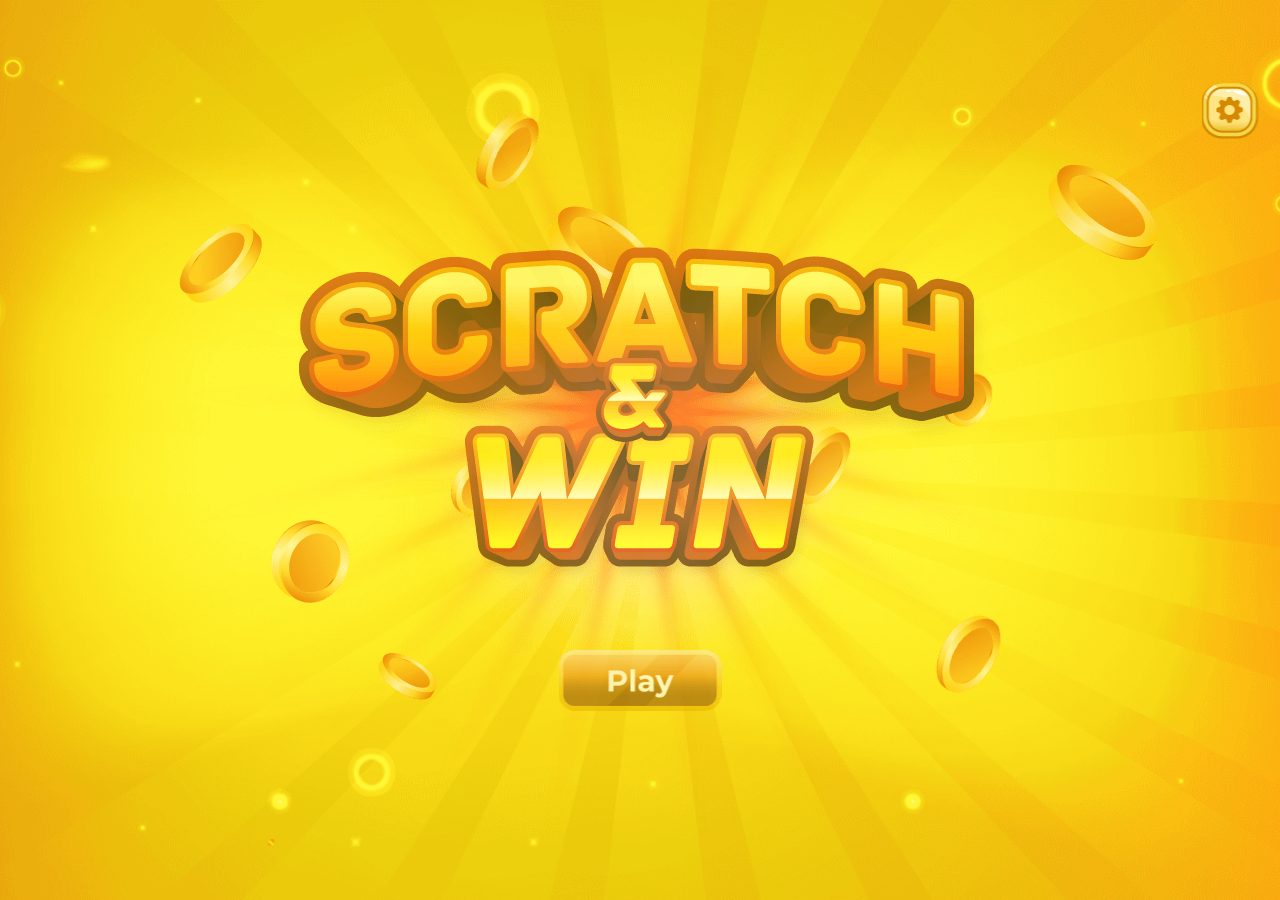
<file: game/index.html>
<!DOCTYPE html>
<!--[if lt IE 7]>      <html class="no-js lt-ie9 lt-ie8 lt-ie7"> <![endif]-->
<!--[if IE 7]>         <html class="no-js lt-ie9 lt-ie8"> <![endif]-->
<!--[if IE 8]>         <html class="no-js lt-ie9"> <![endif]-->
<!--[if gt IE 8]><!--> <html class="no-js"> <!--<![endif]-->
    <head>
        <meta charset="utf-8">
        <meta http-equiv="X-UA-Compatible" content="IE=edge">
        <title>Scratch & Win</title>
        
        <meta name="Title" content="Scratch & Win" />
        <meta name="description" content="Scratch & Win is a HTML5 game where user given a card which can be revealed by scratching off an opaque covering, select up to 5 different scratch cards including bonus, match 3, winning numbers, every scratch card give chance to win prizes.">
		<meta name="keywords" content="scratch, win, gamble, card, coin, numbers, lucky, chance, match, ticket, prize, rewards">
        
        <!-- for Facebook -->
        <meta property="og:title" content="Scratch & Win"/>
        <meta property="og:site_name" content="Scratch & Win"/>
        <meta property="og:image" content="https://demonisblack.com/code/2024/scratchandwin/game/share.jpg" />
        <meta property="og:url" content="https://demonisblack.com/code/2024/scratchandwin/game/" />
        <meta property="og:description" content="Scratch & Win is a HTML5 game where user given a card which can be revealed by scratching off an opaque covering, select up to 5 different scratch cards including bonus, match 3, winning numbers, every scratch card give chance to win prizes.">
        
        <!-- for Twitter -->
        <meta name="twitter:card" content="summary" />
        <meta name="twitter:title" content="Scratch & Win" />
        <meta name="twitter:description" content="Scratch & Win is a HTML5 game where user given a card which can be revealed by scratching off an opaque covering, select up to 5 different scratch cards including bonus, match 3, winning numbers, every scratch card give chance to win prizes." />
        <meta name="twitter:image" content="https://demonisblack.com/code/2024/scratchandwin/game/share.jpg" />
        
        <meta name="viewport" content="width=device-width, initial-scale=1, user-scalable=no">
		<script>
        if (navigator.userAgent.match(/IEMobile\/10\.0/)) {
            var msViewportStyle = document.createElement("style");
            msViewportStyle.appendChild(
                document.createTextNode(
                    "@-ms-viewport{width:device-width}"
                )
            );
            document.getElementsByTagName("head")[0].
                appendChild(msViewportStyle);
        }
        </script>

        <link rel="shortcut icon" href="icon.ico" type="image/x-icon">
        <link rel="stylesheet" href="css/normalize.css">
        <link rel="stylesheet" href="css/main.css">
        <script src="js/vendor/modernizr-2.6.2.min.js"></script>
    </head>
    <body>
        <!-- PERCENT LOADER START-->
    	<div id="mainLoader"><img src="assets/loader.png" /><br/><span>0</span></div>
        <!-- PERCENT LOADER END-->
        
        <!-- CONTENT START-->
        <div id="mainHolder">
        
        	<!-- BROWSER NOT SUPPORT START-->
        	<div id="notSupportHolder">
                <div class="notSupport">Your browser isn't supported.<br/>Please update your browser in order to run the game.</div>
            </div>
            <!-- BROWSER NOT SUPPORT END-->
            
            <!-- CANVAS START-->
            <div id="canvasHolder">
                <canvas id="gameCanvas" width="1280" height="768"></canvas>
            </div>
            <!-- CANVAS END-->
            
        </div>
        <!-- CONTENT END-->
        
        <script src="//ajax.googleapis.com/ajax/libs/jquery/3.6.0/jquery.min.js"></script>
        <script>window.jQuery || document.write('<script src="js/vendor/jquery.min.js"><\/script>')</script>
        
        <script src="js/vendor/detectmobilebrowser.js"></script>
        <script src="js/vendor/createjs.min.js"></script>
		<script src="js/vendor/TweenMax.min.js"></script>
        
        <script src="js/plugins.js"></script>
        <script src="js/sound.js"></script>
        <script src="js/canvas.js"></script>
        <script src="js/settings.js"></script>
        <script src="js/game.js"></script>
        <script src="js/mobile.js"></script>
        <script src="js/main.js"></script>
        <script src="js/loader.js"></script>
        <script src="js/init.js"></script>
    </body>
    
    <!-- Google tag (gtag.js) -->
    <script async src="https://www.googletagmanager.com/gtag/js?id=G-HLLD36WVRF"></script>
    <script>
    window.dataLayer = window.dataLayer || [];
    function gtag(){dataLayer.push(arguments);}
    gtag('js', new Date());

    gtag('config', 'G-HLLD36WVRF');
    </script>

</html>
</file>
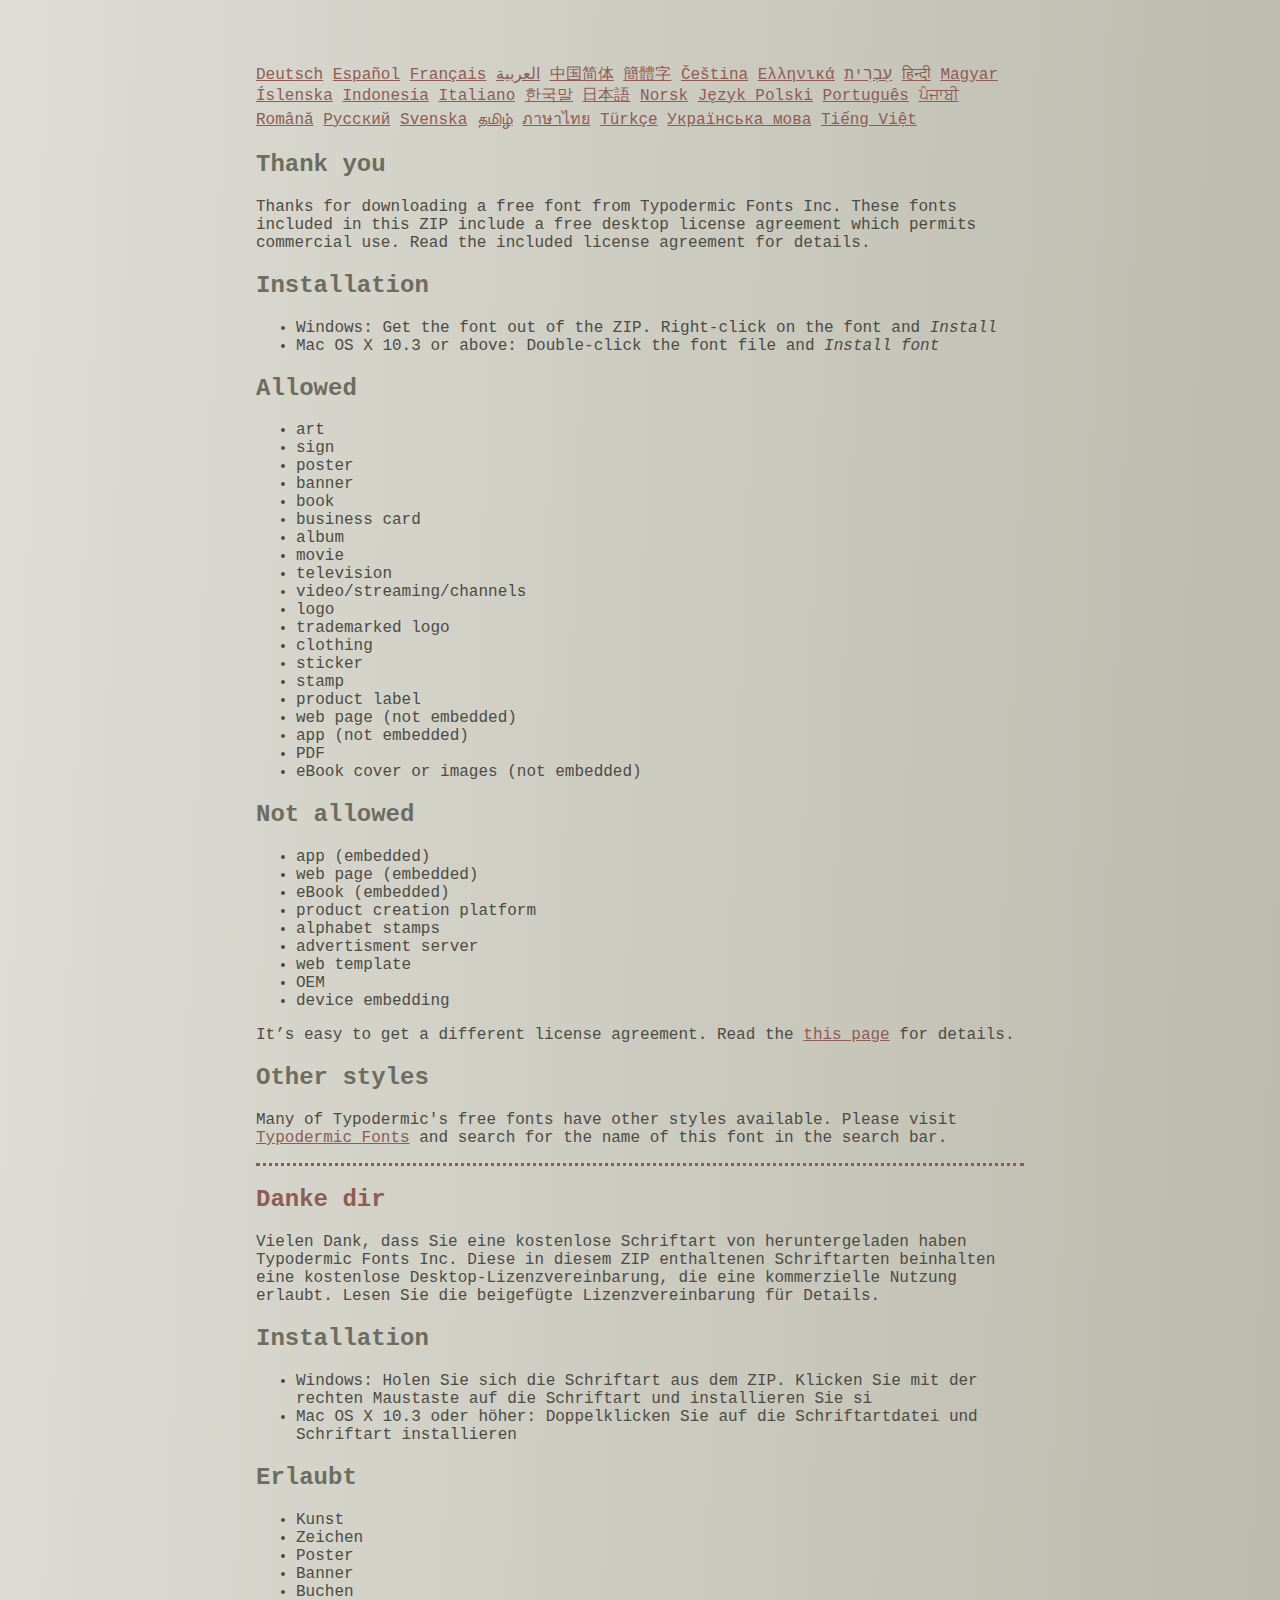
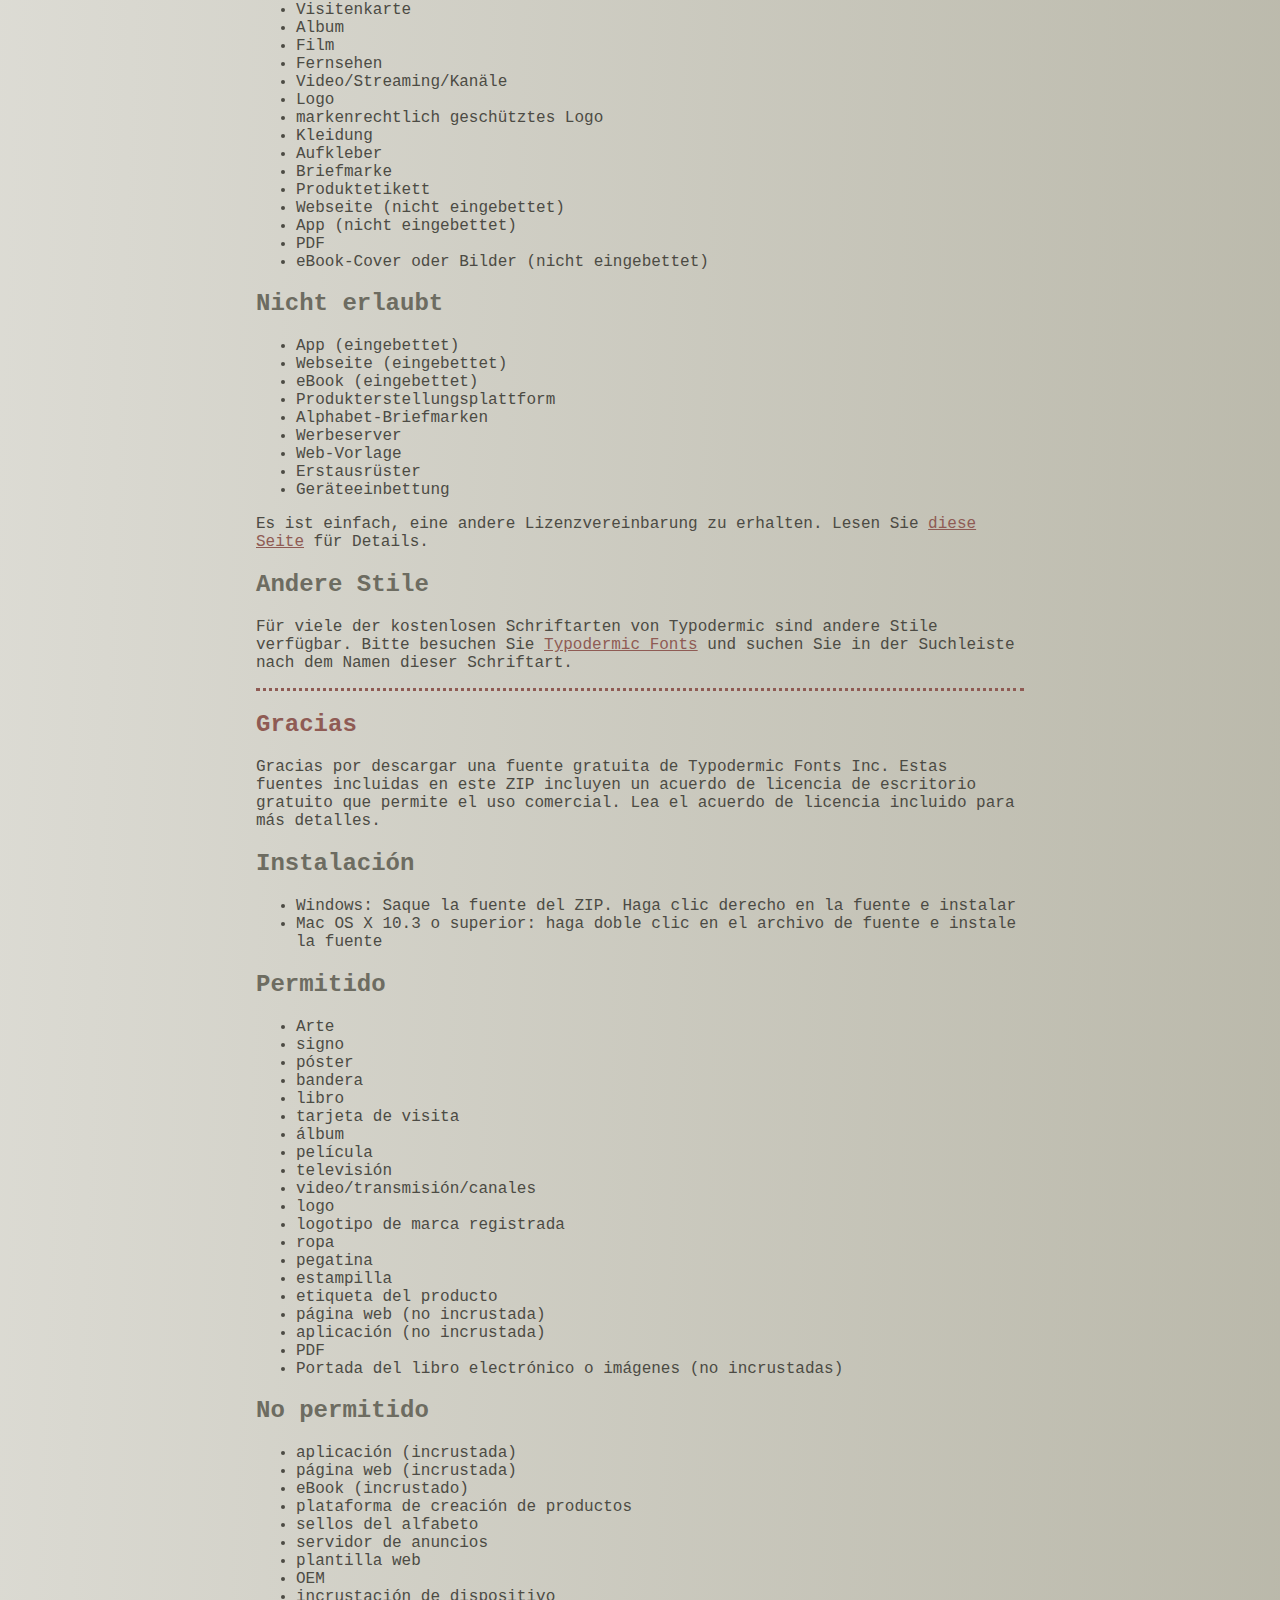
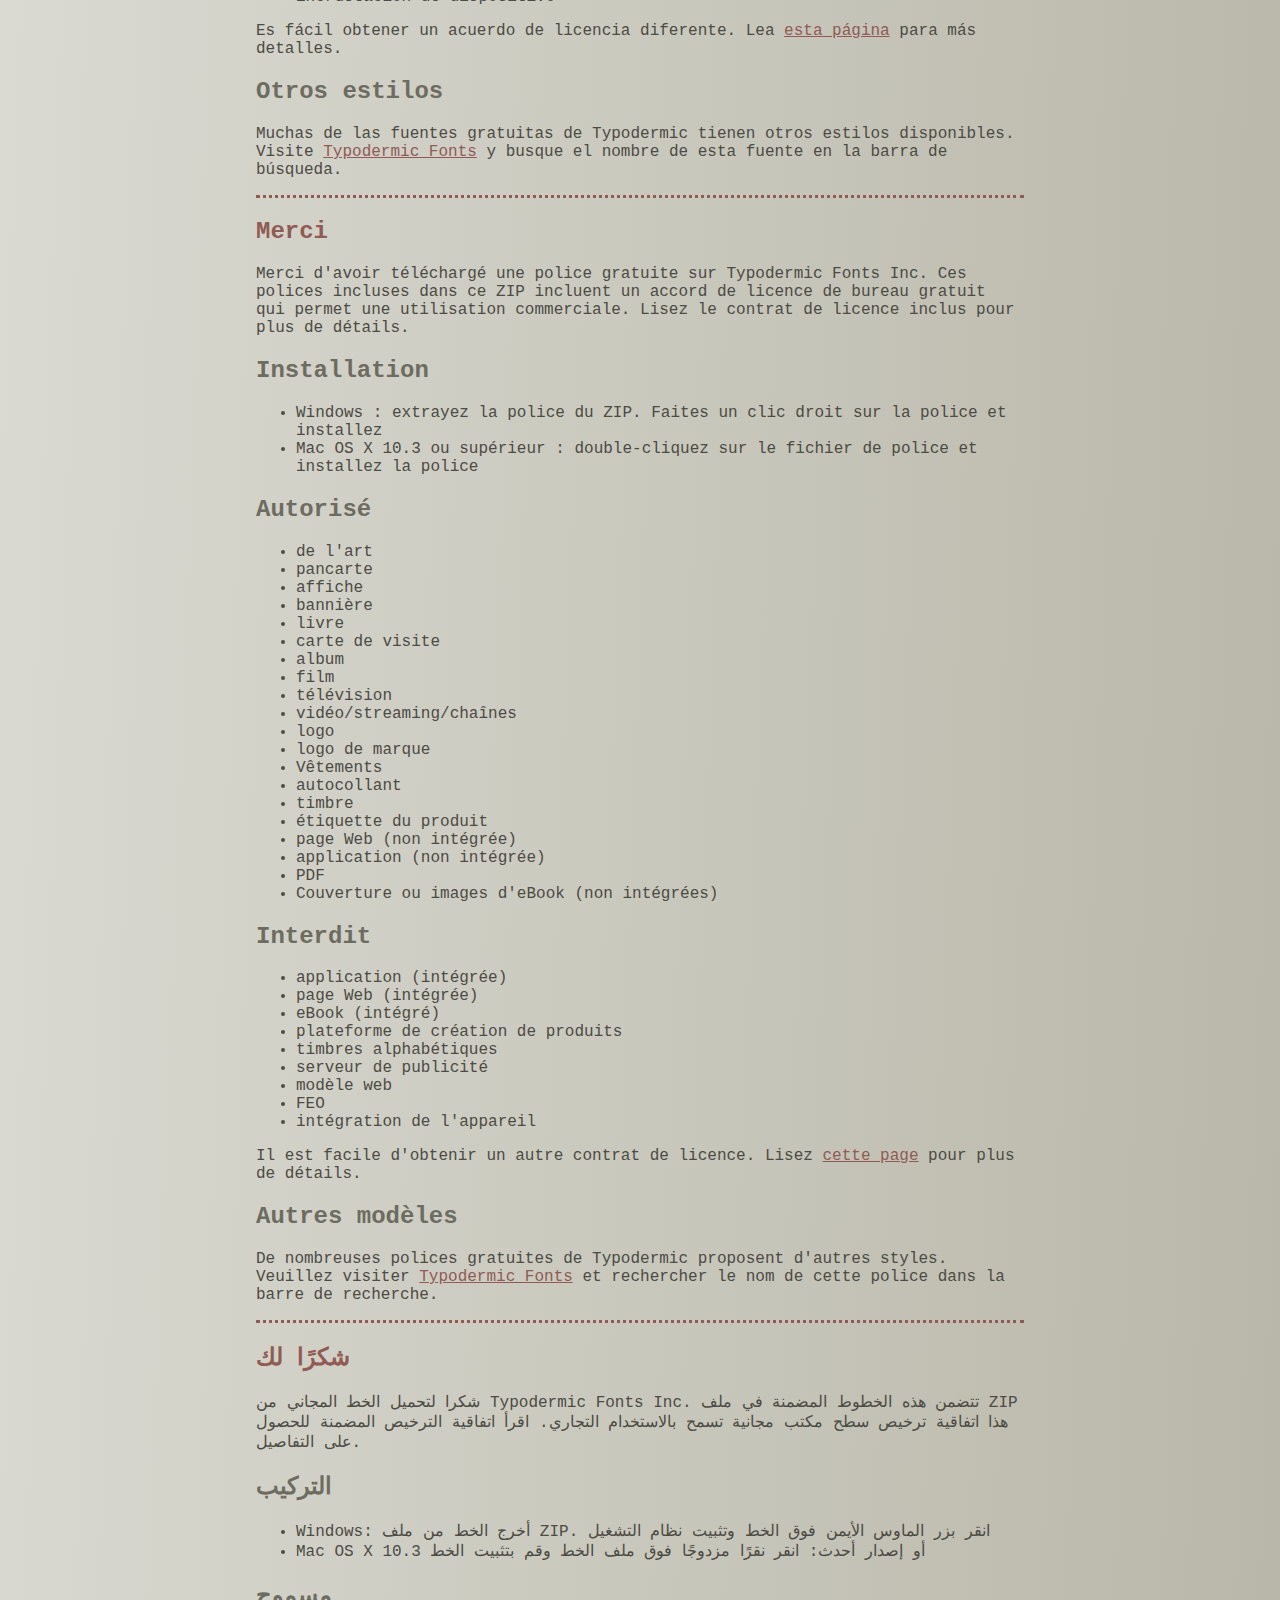
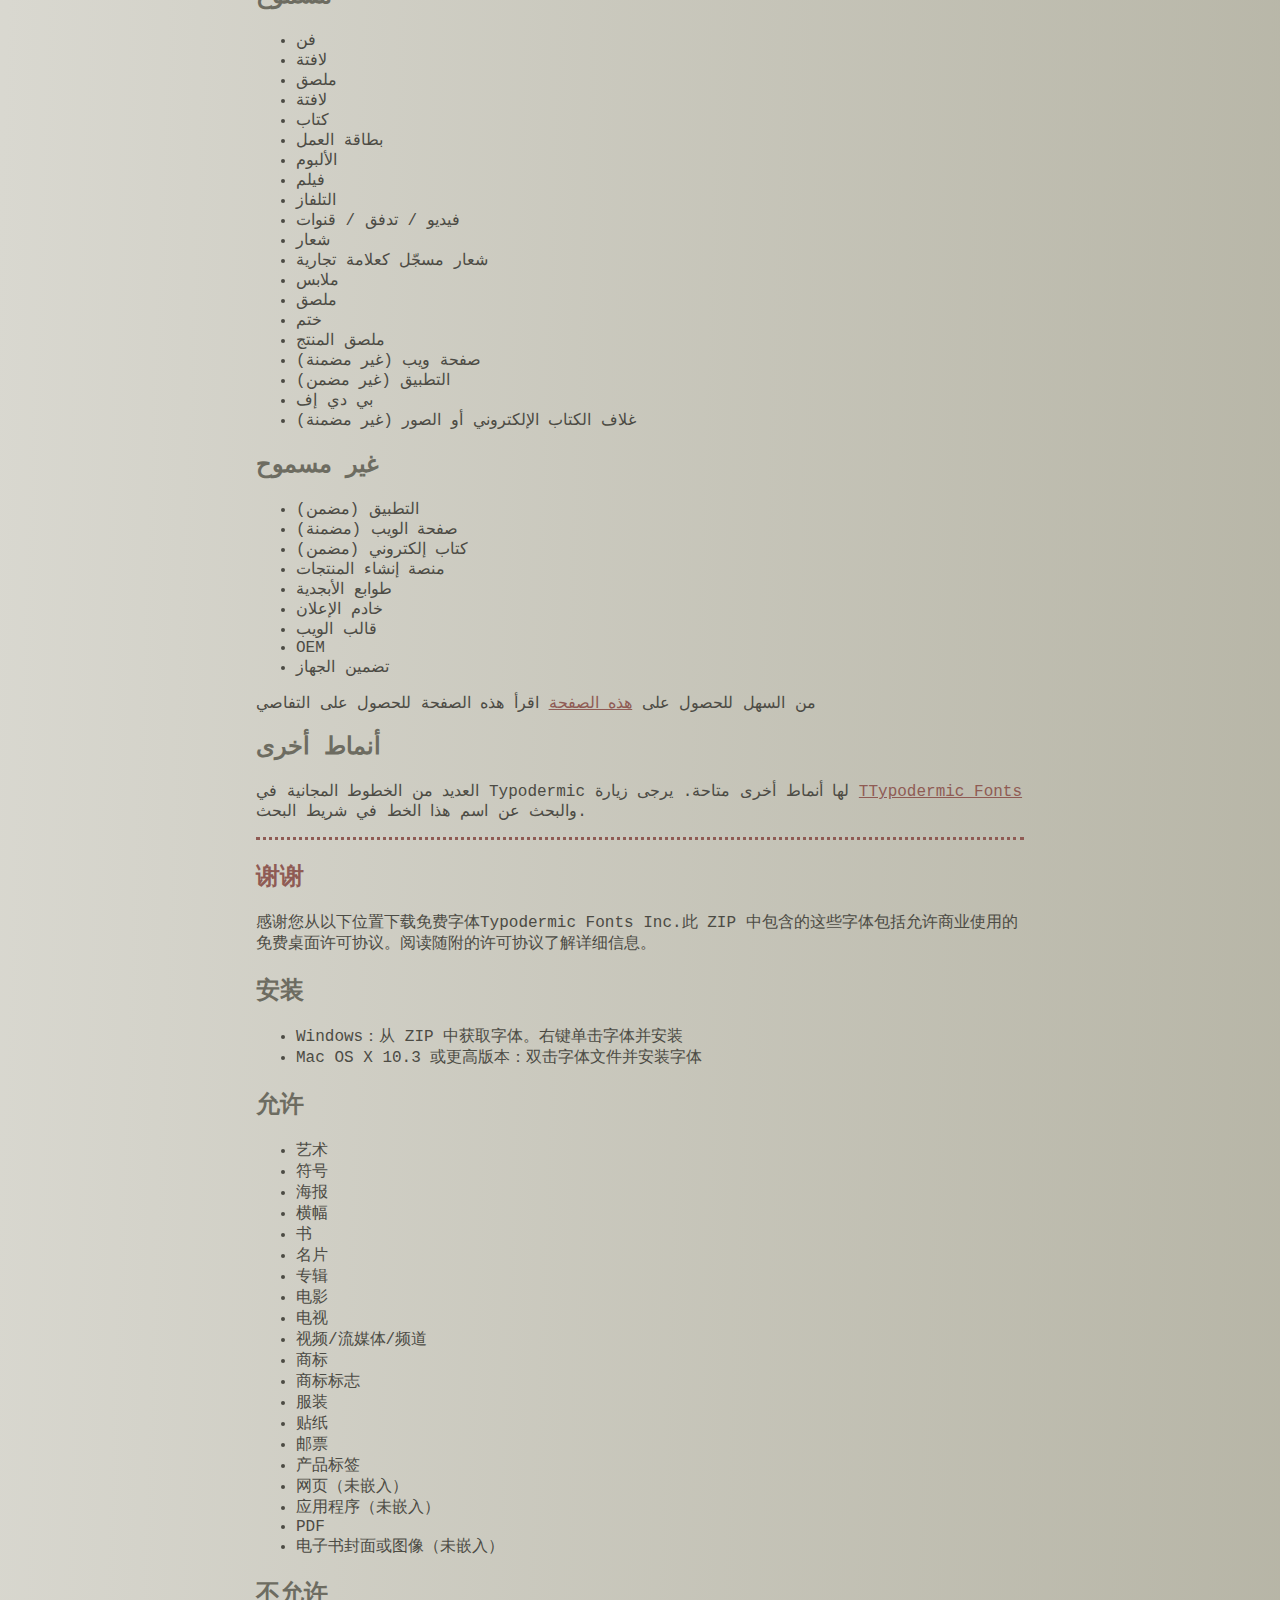
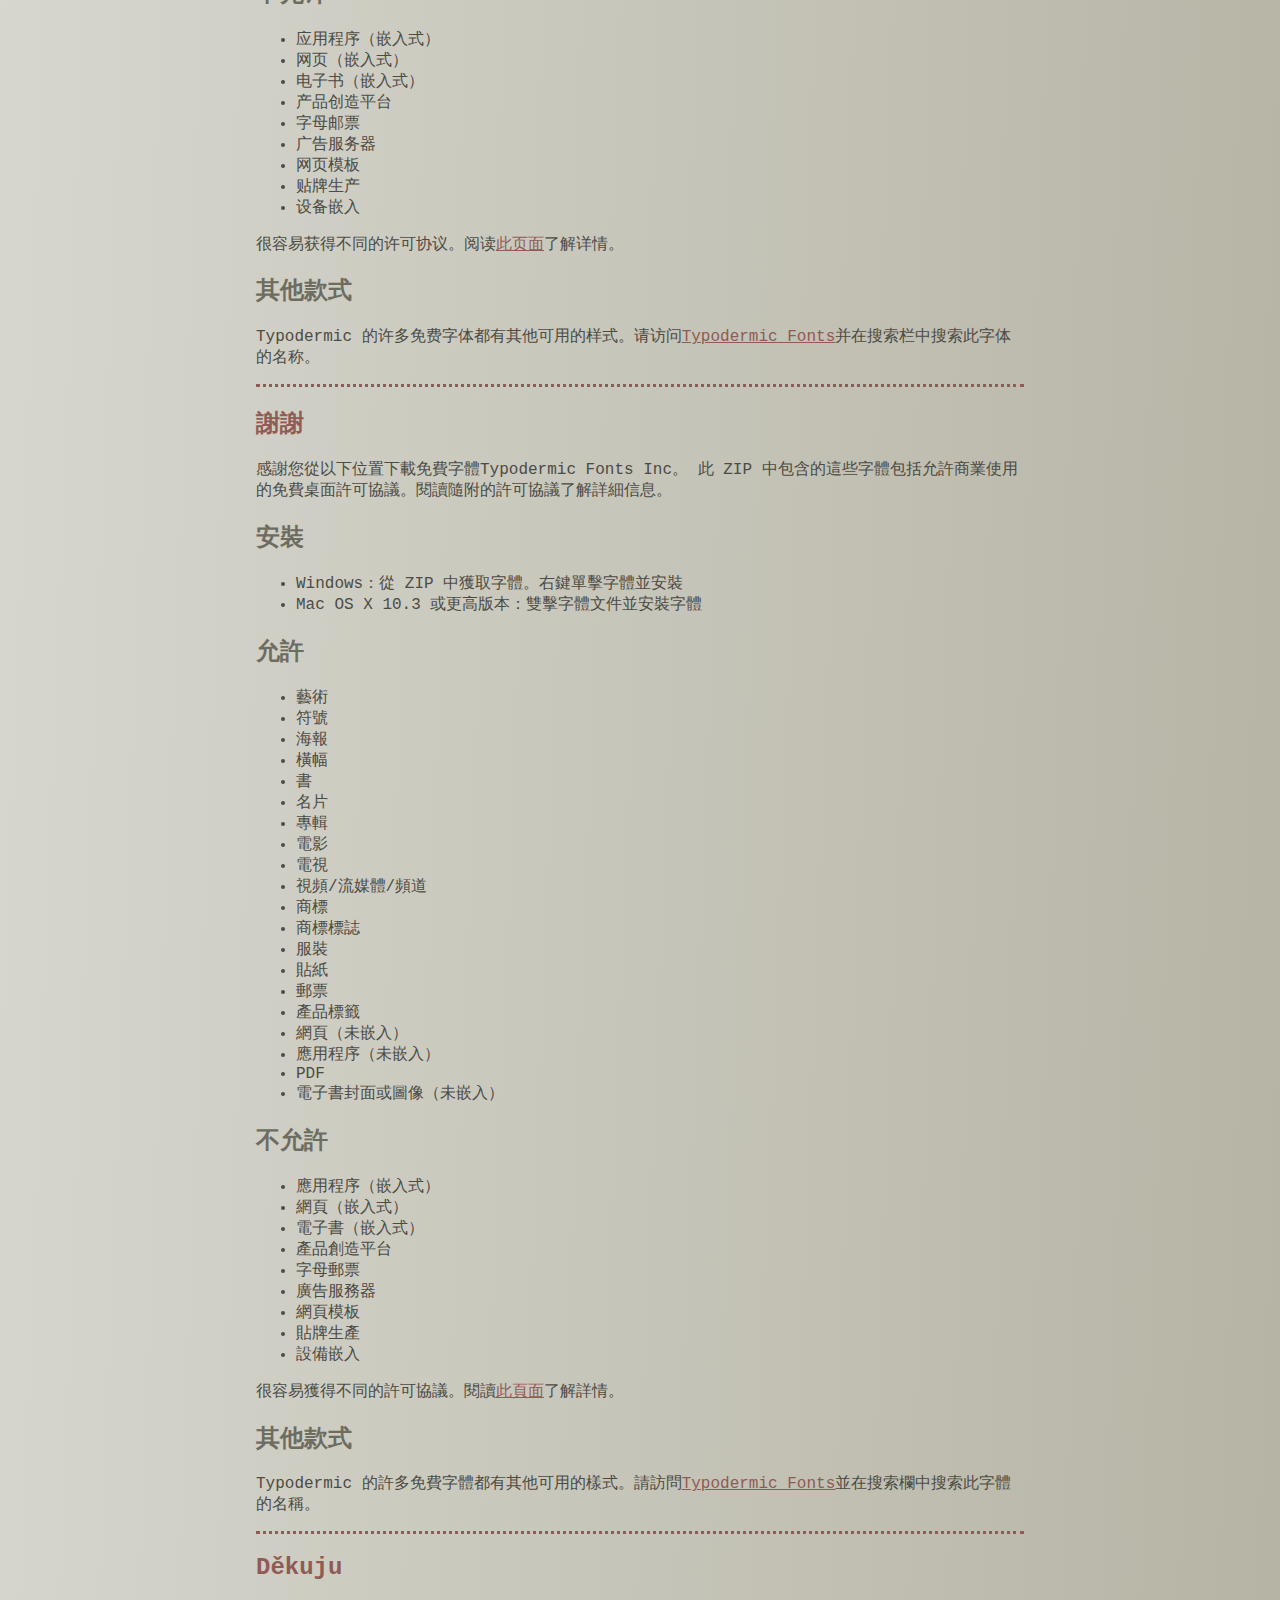
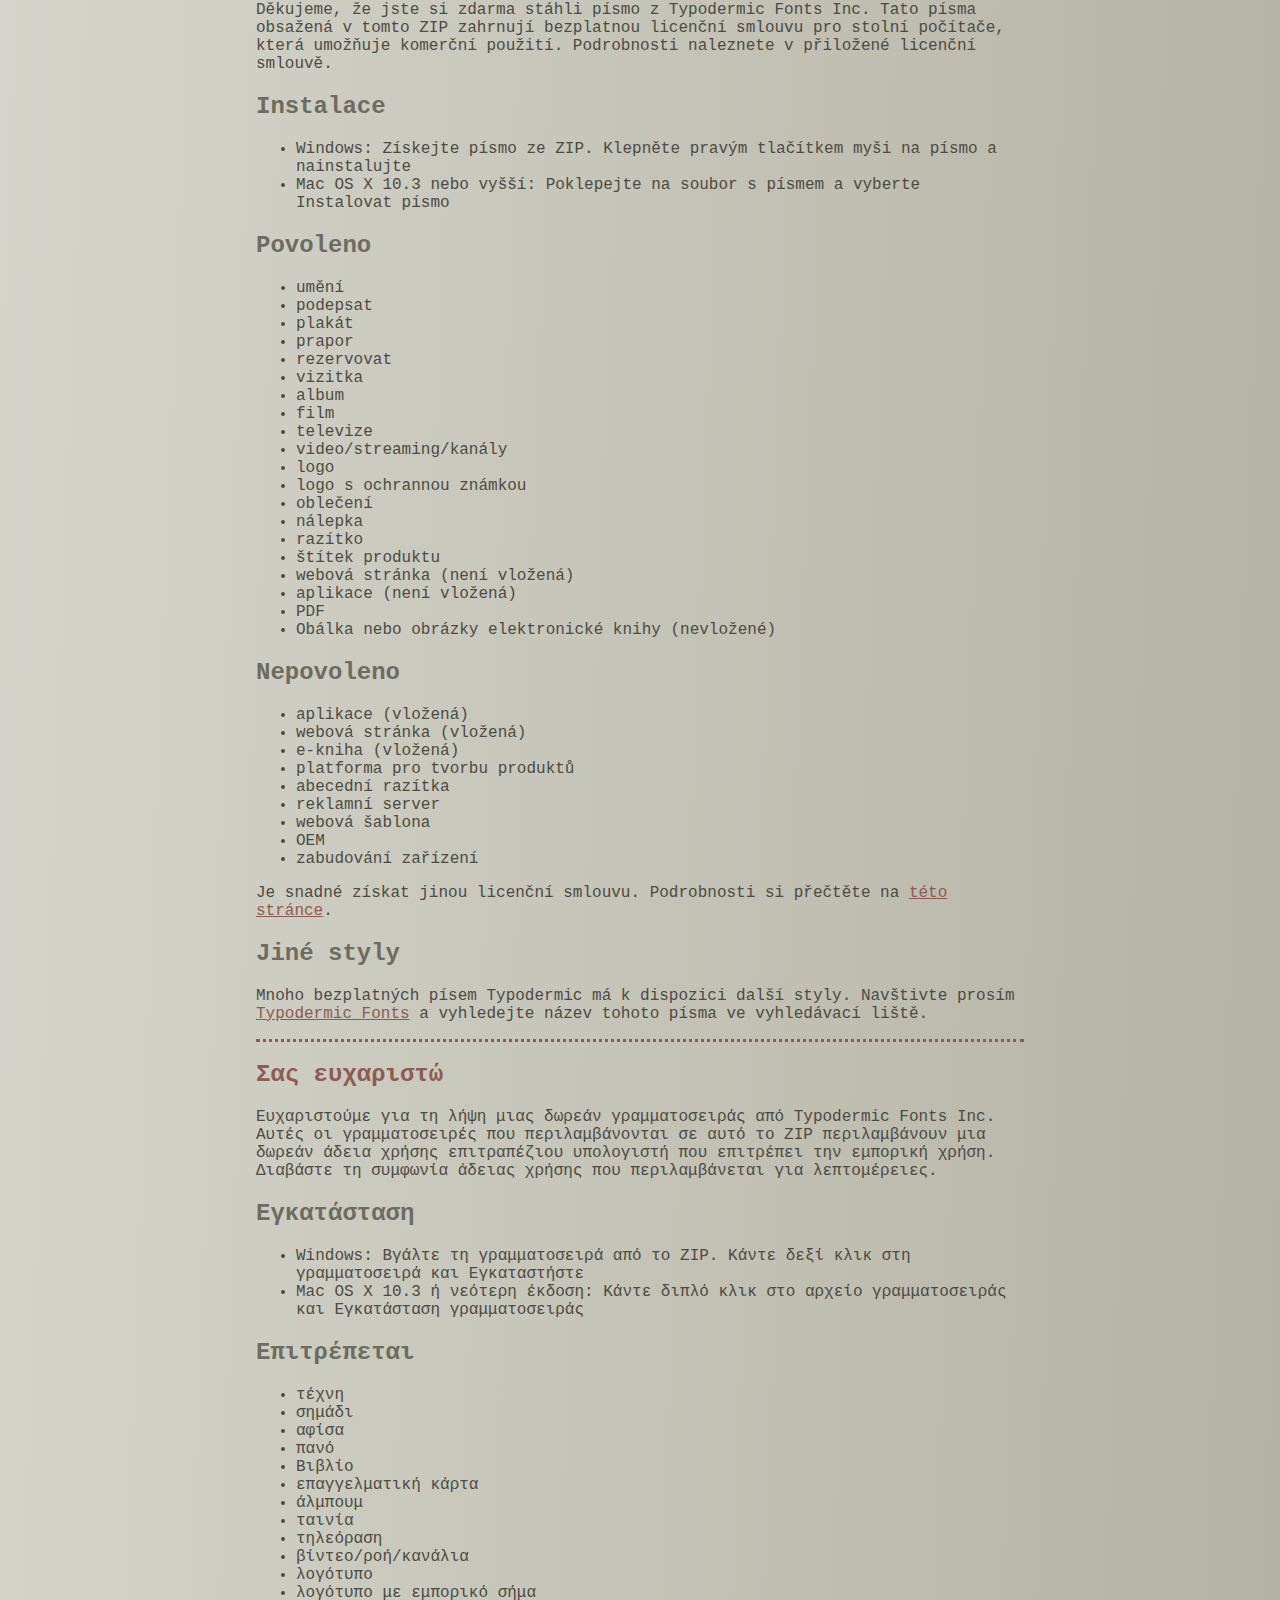
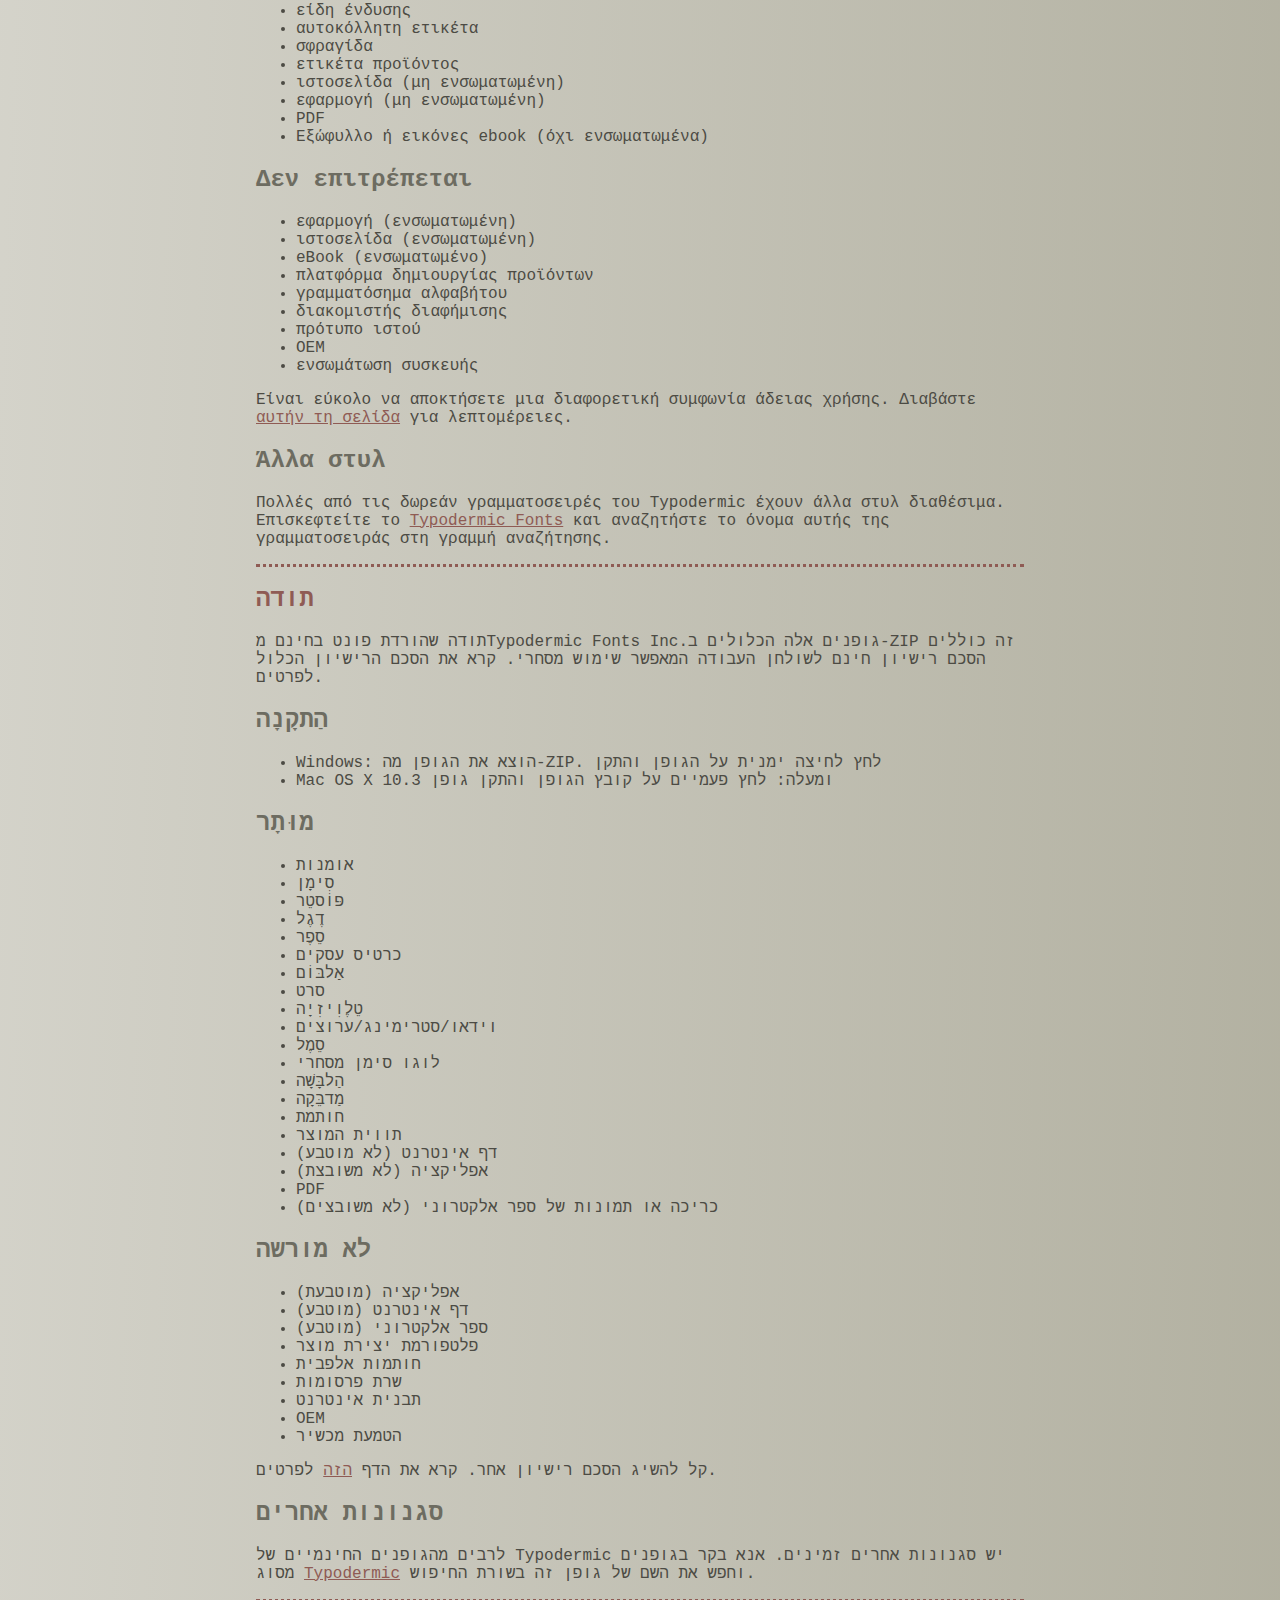
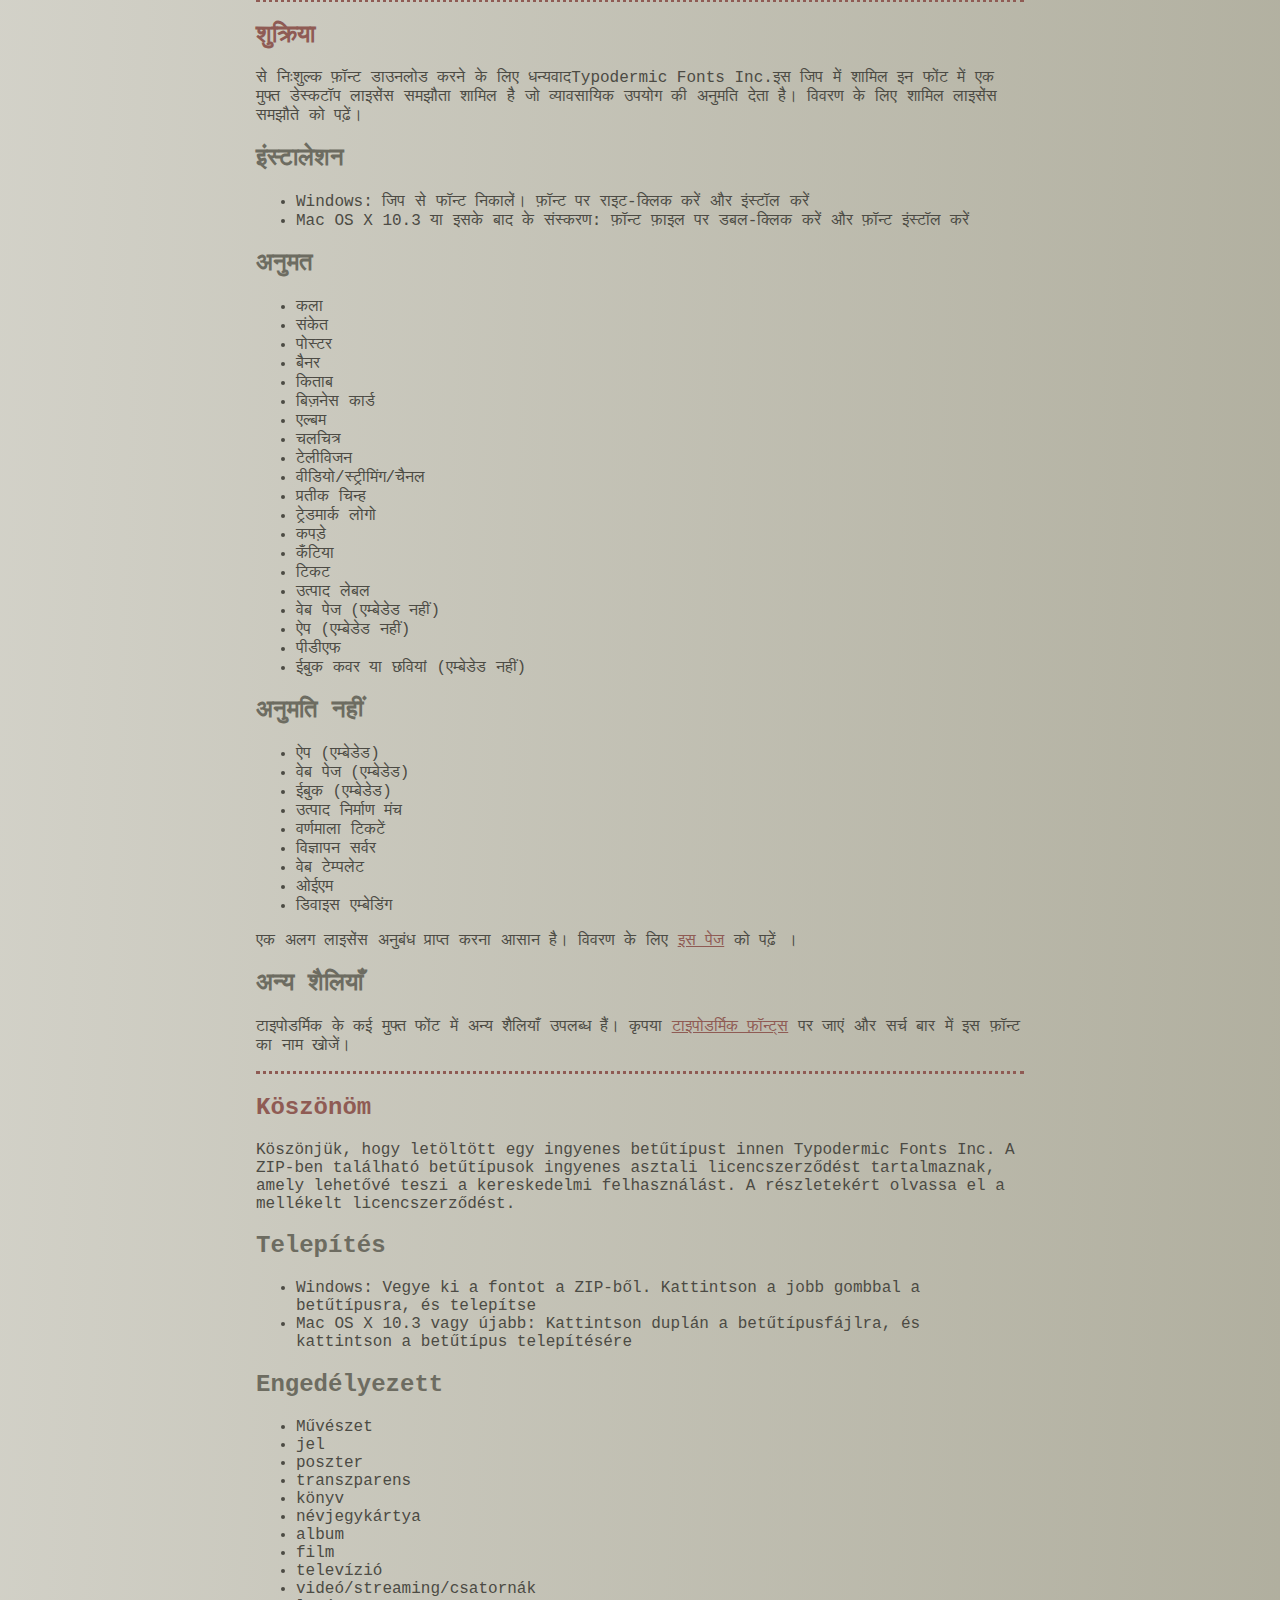
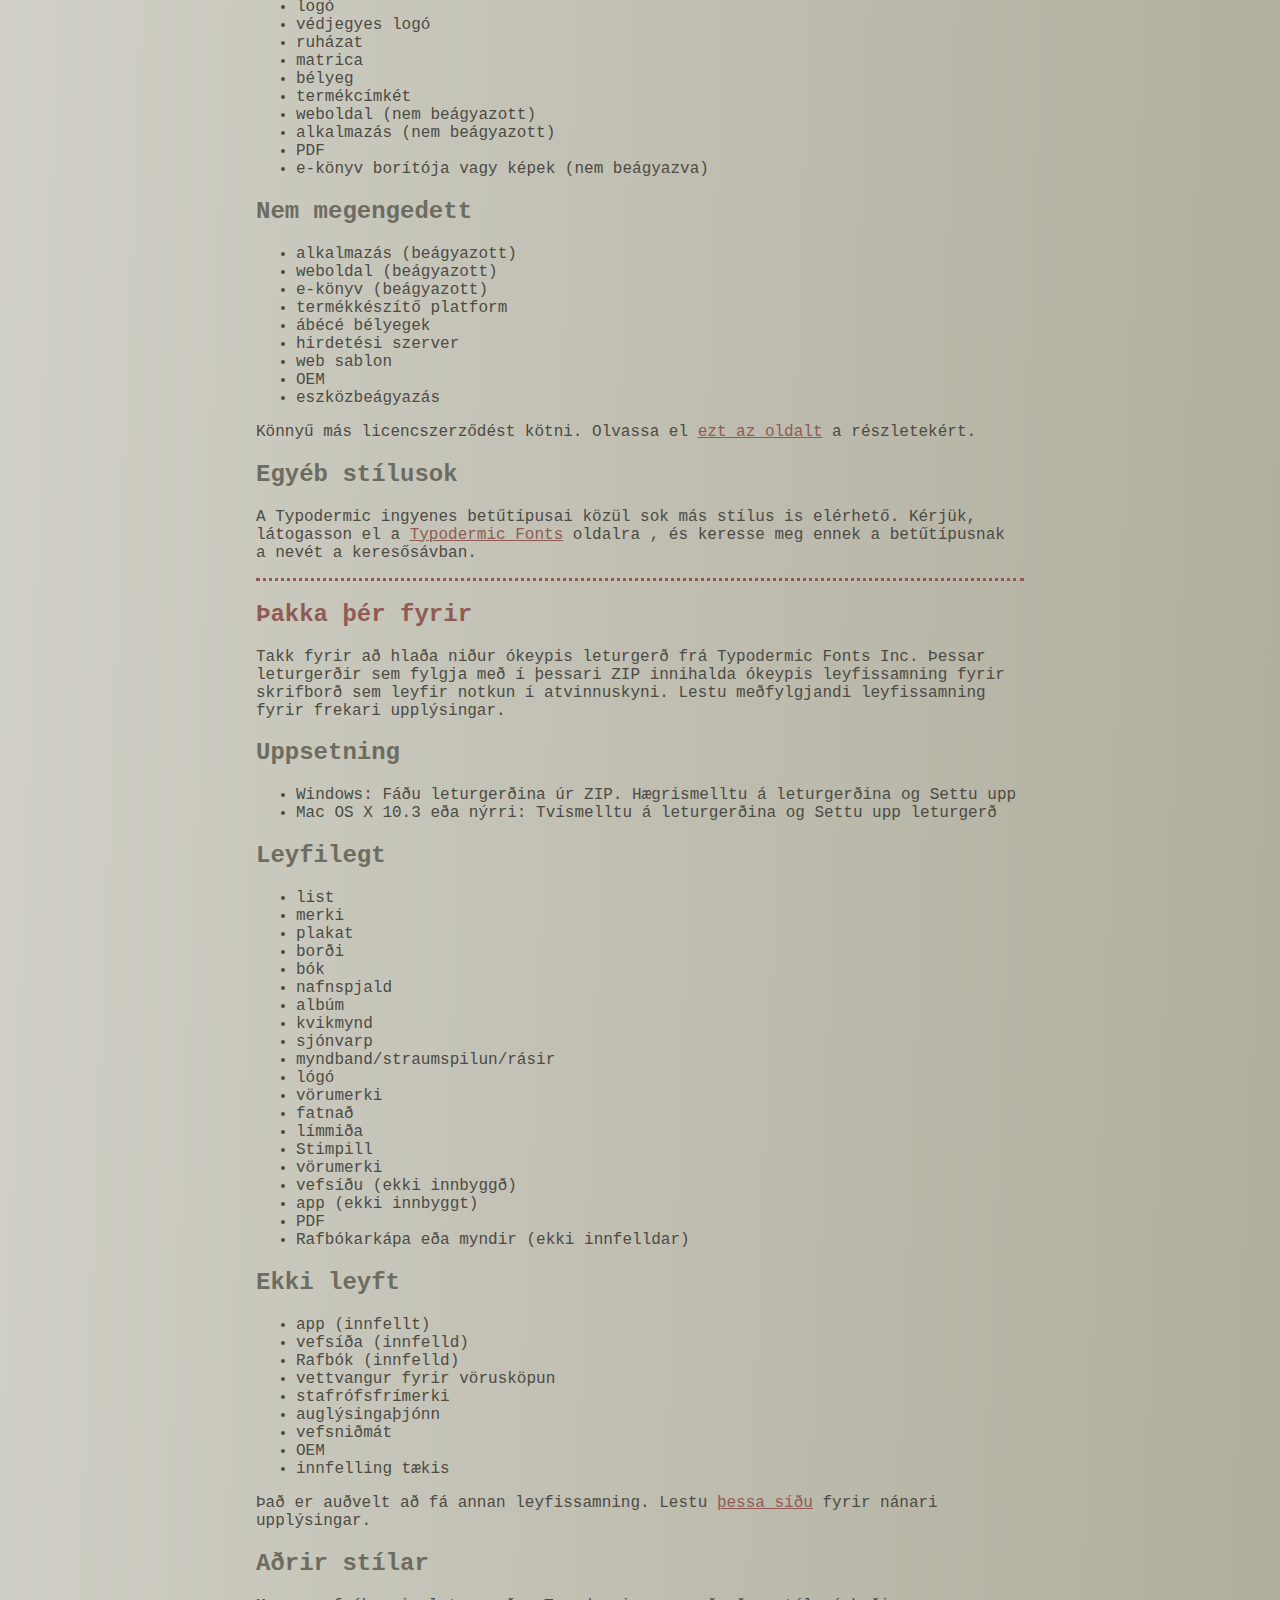
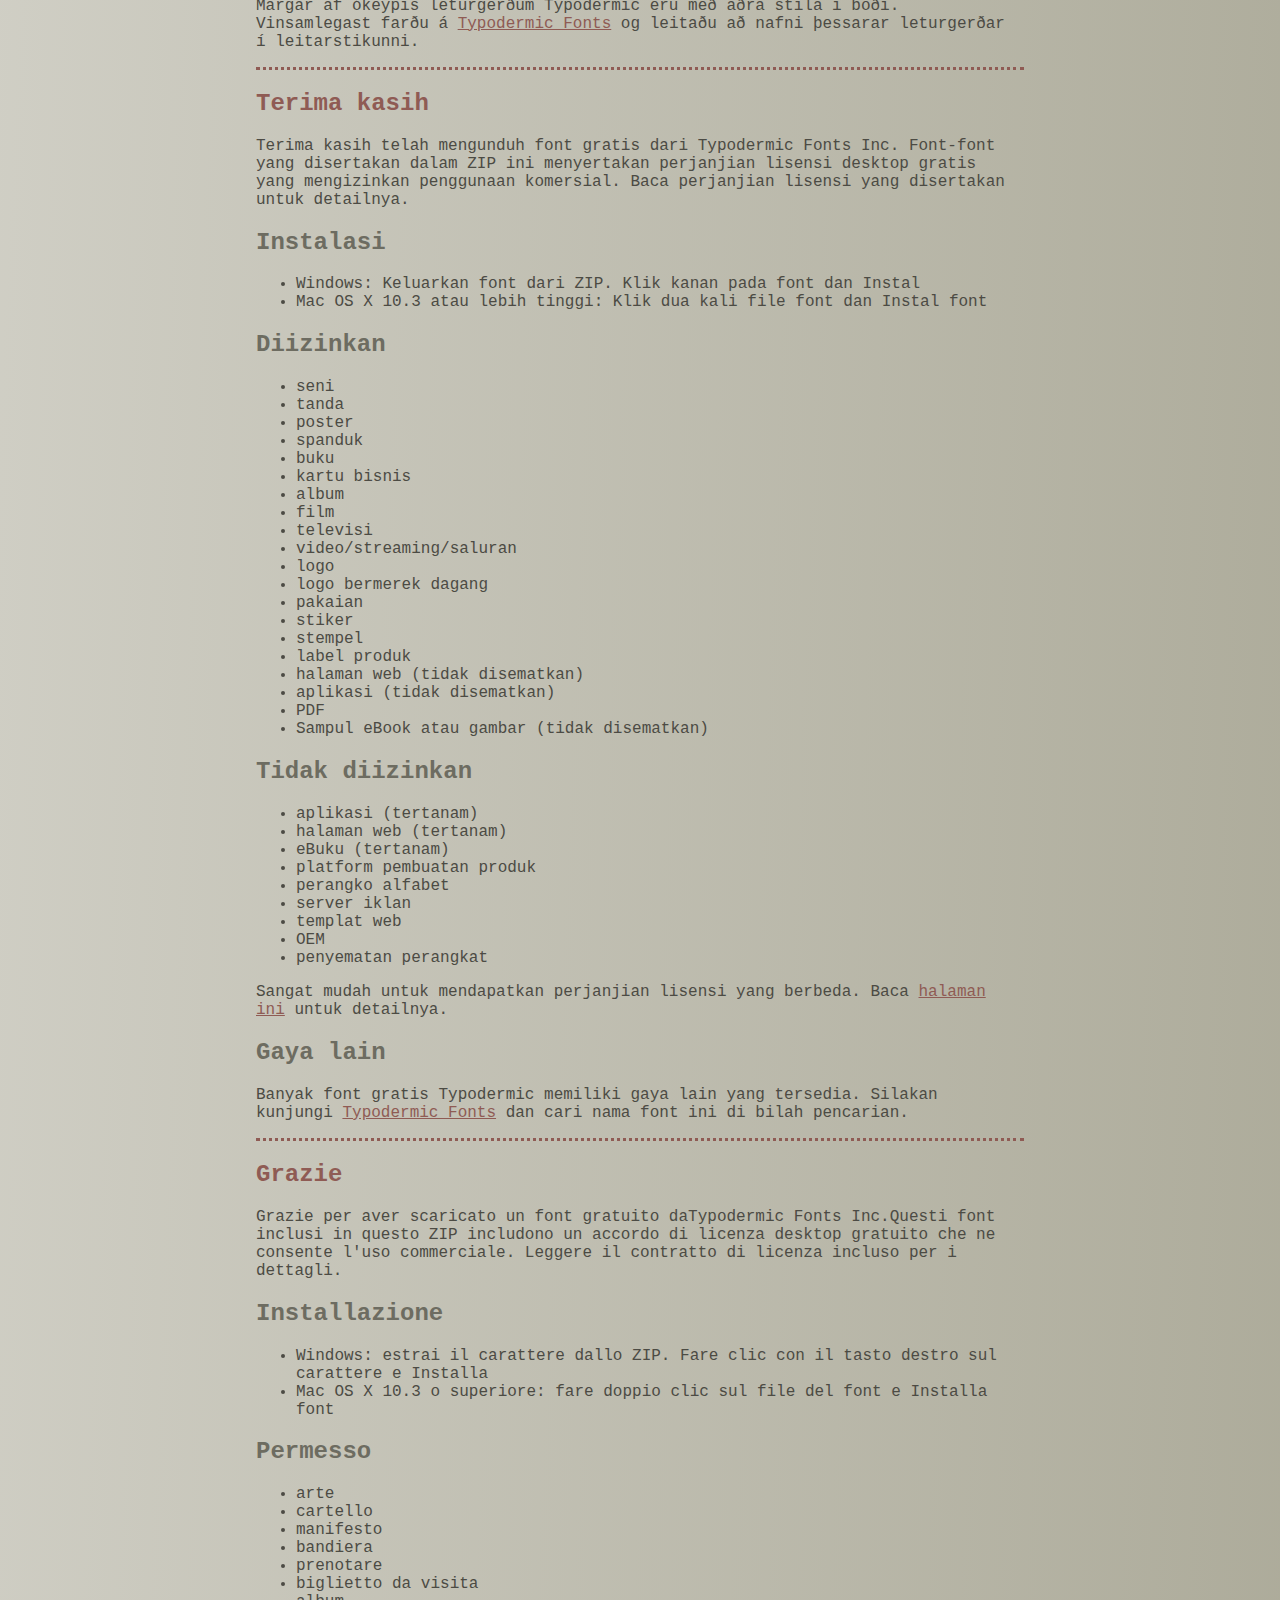
<file: design/fonts/built/read-this.html>
<head>
<meta http-equiv="Content-Type" content="text/html; charset=utf-8">
<title>Typodermic Fonts Inc. Free Font Instructions 2023</title>
<style type="text/css">
body {margin:30px 20% 120px 20%; padding:0px; font-family:Consolas, Courier, sans-serif; color:#4c4b44; background-color:#c2c1b3;
/* IE10 Consumer Preview */ 
background-image: -ms-linear-gradient(top left, #DEDDD6 0%, #9D9B87 100%);
/* Mozilla Firefox */ 
background-image: -moz-linear-gradient(top left, #DEDDD6 0%, #9D9B87 100%);
/* Opera */ 
background-image: -o-linear-gradient(top left, #DEDDD6 0%, #9D9B87 100%);
/* Webkit (Safari/Chrome 10) */ 
background-image: -webkit-gradient(linear, left top, right bottom, color-stop(0, #DEDDD6), color-stop(1, #9D9B87));
/* Webkit (Chrome 11+) */ 
background-image: -webkit-linear-gradient(top left, #DEDDD6 0%, #9D9B87 100%);
/* W3C Markup, IE10 Release Preview */ 
background-image: linear-gradient(to bottom right, #DEDDD6 0%, #9D9B87 100%);
	}
h2 {color:#6d6c61;}
a {color:#8f5b54;}
a:hover {color:#ffffff; background-color:#9a998c;}
hr.dotted {border: 0; border-top: 3px dotted #8f5b54;}
</style>
</head>

<body>

<br>

<p translate="no">
<a href="#German">Deutsch</a>
<a href="#Spanish">Español</a>
<a href="#French">Français</a>
<a href="#Arabic">العربية</a>
<a href="#Chinese">中国简体</a>
<a href="#Chinese(trad)">簡體字</a>
<a href="#Czech">Čeština</a>
<a href="#Greek">Ελληνικά</a>
<a href="#Hebrew">עִבְרִית</a>
<a href="#Hindi">हिन्दी</a>
<a href="#Hungarian">Magyar</a>
<a href="#Icelandic">Íslenska</a>
<a href="#Indonesian">Indonesia</a>
<a href="#Italian">Italiano</a>
<a href="#Korean">한국말</a>
<a href="#Japanese">日本語</a>
<a href="#Norwegian">Norsk</a>
<a href="#Polish">Język&nbsp;Polski</a>
<a href="#Portuguese">Português</a>
<a href="#Punjabi">ਪੰਜਾਬੀ</a>
<a href="#Romanian">Română</a>
<a href="#Russian">Русский</a>
<a href="#Swedish">Svenska</a>
<a href="#Tamil">தமிழ்</a>
<a href="#Thai">ภาษาไทย</a>
<a href="#Turkish">Türkçe</a>
<a href="#Ukrainian">Українська&nbsp;мова</a>
<a href="#Vietnamese">Tiếng&nbsp;Việt</a>
</p>

<h2>Thank you</h2>

<p>Thanks for downloading a free font from <span translate="no">Typodermic Fonts Inc.</span> These fonts included in this ZIP include a free desktop license agreement which permits commercial use. Read the included license agreement for details.</p>


<h2>Installation</h2>
<ul><li>Windows: Get the font out of the ZIP. Right-click on the font and <em>Install</em><li>Mac OS X 10.3 or above: Double-click the font file and <em>Install font</em></ul>

<h2>Allowed</h2>

<ul>
<li>art</li>
<li>sign</li>
<li>poster</li>
<li>banner</li>
<li>book</li>
<li>business card</li>
<li>album</li>
<li>movie</li>
<li>television</li>
<li>video/streaming/channels</li>
<li>logo</li>
<li>trademarked logo</li>
<li>clothing</li>
<li>sticker</li>
<li>stamp</li>
<li>product label</li>
<li>web page (not embedded)</li>
<li>app (not embedded)</li>
<li>PDF</li>
<li>eBook cover or images (not embedded)</li>
</ul>

<h2>Not allowed</h2>

<ul>
<li>app (embedded)</li>
<li>web page (embedded)</li>
<li>eBook (embedded)</li>
<li>product creation platform</li>
<li>alphabet stamps</li>
<li>advertisment server</li>
<li>web template</li>
<li>OEM</li>
<li>device embedding</li>
</ul>

<p>It&rsquo;s easy to get a different license agreement. Read the <a href="https://typodermicfonts.com/license/">this page</a> for details. </p>

<h2>Other styles</h2>

<p>Many of Typodermic's free fonts have other styles available. Please visit <a href="https://typodermicfonts.com">Typodermic Fonts</a> and search for the name of this font in the search bar.</p>

<hr class="dotted">

<h2><a id="German">Danke dir</a></h2>

<p>Vielen Dank, dass Sie eine kostenlose Schriftart von heruntergeladen haben Typodermic Fonts Inc. Diese in diesem ZIP enthaltenen Schriftarten beinhalten eine kostenlose Desktop-Lizenzvereinbarung, die eine kommerzielle Nutzung erlaubt. Lesen Sie die beigefügte Lizenzvereinbarung für Details.</p>


<h2>Installation</h2>
<ul><li>Windows: Holen Sie sich die Schriftart aus dem ZIP. Klicken Sie mit der rechten Maustaste auf die Schriftart und installieren Sie si<li>Mac OS X 10.3 oder höher: Doppelklicken Sie auf die Schriftartdatei und Schriftart installieren </ul>

<h2>Erlaubt</h2>

<ul>
<li>Kunst</li>
<li>Zeichen</li>
<li>Poster</li>
<li>Banner</li>
<li>Buchen</li>
<li>Visitenkarte</li>
<li>Album</li>
<li>Film</li>
<li>Fernsehen</li>
<li>Video/Streaming/Kanäle</li>
<li>Logo</li>
<li>markenrechtlich geschütztes Logo</li>
<li>Kleidung</li>
<li>Aufkleber</li>
<li>Briefmarke</li>
<li>Produktetikett</li>
<li>Webseite (nicht eingebettet)</li>
<li>App (nicht eingebettet)</li>
<li>PDF</li>
<li>eBook-Cover oder Bilder (nicht eingebettet)</li>
</ul>

<h2>Nicht erlaubt</h2>

<ul>
<li>App (eingebettet)</li>
<li>Webseite (eingebettet)</li>
<li>eBook (eingebettet)</li>
<li>Produkterstellungsplattform</li>
<li>Alphabet-Briefmarken</li>
<li>Werbeserver</li>
<li>Web-Vorlage</li>
<li>Erstausrüster</li>
<li>Geräteeinbettung</li>
</ul>

<p>Es ist einfach, eine andere Lizenzvereinbarung zu erhalten. Lesen Sie <a href="https://typodermicfonts.com/license/">diese Seite</a> für Details.</p>

<h2>Andere Stile</h2>

<p>Für viele der kostenlosen Schriftarten von Typodermic sind andere Stile verfügbar. Bitte besuchen Sie <a href="https://typodermicfonts.com">Typodermic Fonts</a> und suchen Sie in der Suchleiste nach dem Namen dieser Schriftart.</p>


<hr class="dotted">

<h2><a id="Spanish">Gracias</a></h2>

<p>Gracias por descargar una fuente gratuita de Typodermic Fonts Inc. Estas fuentes incluidas en este ZIP incluyen un acuerdo de licencia de escritorio gratuito que permite el uso comercial. Lea el acuerdo de licencia incluido para más detalles.</p>


<h2>Instalación</h2>
<ul><li>Windows: Saque la fuente del ZIP. Haga clic derecho en la fuente e instalar <li>Mac OS X 10.3 o superior: haga doble clic en el archivo de fuente e instale la fuente</ul>

<h2>Permitido</h2>

<ul>
<li>Arte</li>
<li>signo</li>
<li>póster</li>
<li>bandera</li>
<li>libro</li>
<li>tarjeta de visita</li>
<li>álbum</li>
<li>película</li>
<li>televisión</li>
<li>video/transmisión/canales</li>
<li>logo</li>
<li>logotipo de marca registrada</li>
<li>ropa</li>
<li>pegatina</li>
<li>estampilla</li>
<li>etiqueta del producto</li>
<li>página web (no incrustada)</li>
<li>aplicación (no incrustada)</li>
<li>PDF</li>
<li>Portada del libro electrónico o imágenes (no incrustadas)</li>
</ul>


<h2>No permitido</h2>

<ul>
<li>aplicación (incrustada)</li>
<li>página web (incrustada)</li>
<li>eBook (incrustado)</li>
<li>plataforma de creación de productos</li>
<li>sellos del alfabeto</li>
<li>servidor de anuncios</li>
<li>plantilla web</li>
<li>OEM</li>
<li>incrustación de dispositivo</li>
</ul>

<p>Es fácil obtener un acuerdo de licencia diferente. Lea <a href="https://typodermicfonts.com/license/">esta página</a> para más detalles.</p>

<h2>Otros estilos</h2>

<p>Muchas de las fuentes gratuitas de Typodermic tienen otros estilos disponibles. Visite  <a href="https://typodermicfonts.com">Typodermic Fonts</a> y busque el nombre de esta fuente en la barra de búsqueda.</p>


<hr class="dotted">

<h2><a id="French">Merci</a></h2>

<p>Merci d'avoir téléchargé une police gratuite sur Typodermic Fonts Inc. Ces polices incluses dans ce ZIP incluent un accord de licence de bureau gratuit qui permet une utilisation commerciale. Lisez le contrat de licence inclus pour plus de détails.</p>


<h2>Installation</h2>
<ul><li>Windows : extrayez la police du ZIP. Faites un clic droit sur la police et installez<li>Mac OS X 10.3 ou supérieur : double-cliquez sur le fichier de police et installez la police</ul>
  



<h2>Autorisé</h2>

<ul>
<li>de l'art</li>
<li>pancarte</li>
<li>affiche</li>
<li>bannière</li>
<li>livre</li>
<li>carte de visite</li>
<li>album</li>
<li>film</li>
<li>télévision</li>
<li>vidéo/streaming/chaînes</li>
<li>logo</li>
<li>logo de marque</li>
<li>Vêtements</li>
<li>autocollant</li>
<li>timbre</li>
<li>étiquette du produit</li>
<li>page Web (non intégrée)</li>
<li>application (non intégrée)</li>
<li>PDF</li>
<li>Couverture ou images d'eBook (non intégrées)</li>
</ul>
 


<h2>Interdit</h2>

<ul>
<li>application (intégrée)</li>
<li>page Web (intégrée)</li>
<li>eBook (intégré)</li>
<li>plateforme de création de produits</li>
<li>timbres alphabétiques</li>
<li>serveur de publicité</li>
<li>modèle web</li>
<li>FEO</li>
<li>intégration de l'appareil</li>
</ul>

<p>Il est facile d'obtenir un autre contrat de licence. Lisez  <a href="https://typodermicfonts.com/license/">cette page</a> pour plus de détails.</p>

<h2>Autres modèles</h2>

<p>De nombreuses polices gratuites de Typodermic proposent d'autres styles. Veuillez visiter  <a href="https://typodermicfonts.com">Typodermic Fonts</a> et rechercher le nom de cette police dans la barre de recherche.</p>


<hr class="dotted">

<h2><a id="Arabic">شكرًا لك</a></h2>

<p>

شكرا لتحميل الخط المجاني من Typodermic Fonts Inc. تتضمن هذه الخطوط المضمنة في ملف ZIP هذا اتفاقية ترخيص سطح مكتب مجانية تسمح بالاستخدام التجاري. اقرأ اتفاقية الترخيص المضمنة للحصول على التفاصيل.</p>


<h2>التركيب</h2>
<ul><li>Windows: أخرج الخط من ملف ZIP. انقر بزر الماوس الأيمن فوق الخط وتثبيت
    نظام التشغيل <li>Mac OS X 10.3 أو إصدار أحدث: انقر نقرًا مزدوجًا فوق ملف الخط وقم بتثبيت الخط</em></ul>

<h2>مسموح</h2>

<ul>
<li>فن</li>
<li>لافتة</li>
<li>ملصق</li>
<li>لافتة</li>
<li>كتاب</li>
<li>بطاقة العمل</li>
<li>الألبوم</li>
<li>فيلم</li>
<li>التلفاز</li>
<li>فيديو / تدفق / قنوات</li>
<li>شعار</li>
<li>شعار مسجّل كعلامة تجارية</li>
<li>ملابس</li>
<li>ملصق</li>
<li>ختم</li>
<li>ملصق المنتج</li>
<li>صفحة ويب (غير مضمنة)</li>
<li>التطبيق (غير مضمن)</li>
<li>بي دي إف</li>
<li>غلاف الكتاب الإلكتروني أو الصور (غير مضمنة)</li>
</ul>

<h2>غير مسموح</h2>

<ul>
<li>التطبيق (مضمن)</li>
<li>صفحة الويب (مضمنة)</li>
<li>كتاب إلكتروني (مضمن)</li>
<li>منصة إنشاء المنتجات</li>
<li>طوابع الأبجدية</li>
<li>خادم الإعلان</li>
<li>قالب الويب</li>
<li>OEM</li>
<li>تضمين الجهاز</li>
</ul>

<p>من السهل  للحصول على <a href="https://typodermicfonts.com/license/">هذه الصفحة</a>  اقرأ هذه الصفحة للحصول على التفاصي</p>


<h2>أنماط أخرى</h2>

<p>العديد من الخطوط المجانية في Typodermic لها أنماط أخرى متاحة. يرجى زيارة <a href="https://typodermicfonts.com">TTypodermic Fonts</a> والبحث عن اسم هذا الخط في شريط البحث.</p>


<hr class="dotted">

<h2><a id="Chinese">谢谢</a></h2>

<p>感谢您从以下位置下载免费字体Typodermic Fonts Inc.此 ZIP 中包含的这些字体包括允许商业使用的免费桌面许可协议。阅读随附的许可协议了解详细信息。</p>


<h2>安装</h2>
<ul><li>Windows：从 ZIP 中获取字体。右键单击字体并安装<li>Mac OS X 10.3 或更高版本：双击字体文件并安装字体 </ul>

<h2>允许</h2>





<ul>
<li>艺术</li>
<li>符号</li>
<li>海报</li>
<li>横幅</li>
<li>书</li>
<li>名片</li>
<li>专辑</li>
<li>电影</li>
<li>电视</li>
<li>视频/流媒体/频道</li>
<li>商标</li>
<li>商标标志</li>
<li>服装</li>
<li>贴纸</li>
<li>邮票</li>
<li>产品标签</li>
<li>网页（未嵌入）</li>
<li>应用程序（未嵌入）</li>
<li>PDF</li>
<li>电子书封面或图像（未嵌入）</li>
</ul>

<h2>不允许</h2>

<ul>
<li>应用程序（嵌入式）</li>
<li>网页（嵌入式）</li>
<li>电子书（嵌入式）</li>
<li>产品创造平台</li>
<li>字母邮票</li>
<li>广告服务器</li>
<li>网页模板</li>
<li>贴牌生产</li>
<li>设备嵌入</li>
</ul>

<p>很容易获得不同的许可协议。阅读<a href="https://typodermicfonts.com/license/">此页面</a>了解详情。</p>

<h2>其他款式</h2>

<p>Typodermic 的许多免费字体都有其他可用的样式。请访问<a href="https://typodermicfonts.com">Typodermic Fonts</a>并在搜索栏中搜索此字体的名称。</p>


<hr class="dotted">

<h2><a id="Chinese(trad)">謝謝</a></h2>

<p>感謝您從以下位置下載免費字體Typodermic Fonts Inc。 此 ZIP 中包含的這些字體包括允許商業使用的免費桌面許可協議。閱讀隨附的許可協議了解詳細信息。</p>


<h2>安裝</h2>
<ul><li>Windows：從 ZIP 中獲取字體。右鍵單擊字體並安裝<li>Mac OS X 10.3 或更高版本：雙擊字體文件並安裝字體 </ul>

<h2>允許</h2>

<ul>
<li>藝術</li>
<li>符號</li>
<li>海報</li>
<li>橫幅</li>
<li>書</li>
<li>名片</li>
<li>專輯</li>
<li>電影</li>
<li>電視</li>
<li>視頻/流媒體/頻道</li>
<li>商標</li>
<li>商標標誌</li>
<li>服裝</li>
<li>貼紙</li>
<li>郵票</li>
<li>產品標籤</li>
<li>網頁（未嵌入）</li>
<li>應用程序（未嵌入）</li>
<li>PDF</li>
<li>電子書封面或圖像（未嵌入）</li>


</ul>

<h2>不允許</h2>

<ul>
<li>應用程序（嵌入式）</li>
<li>網頁（嵌入式）</li>
<li>電子書（嵌入式）</li>
<li>產品創造平台</li>
<li>字母郵票</li>
<li>廣告服務器</li>
<li>網頁模板</li>
<li>貼牌生產</li>
<li>設備嵌入</li>
</ul>

<p>很容易獲得不同的許可協議。閱讀<a href="https://typodermicfonts.com/license/">此頁面</a>了解詳情。</p>

<h2>其他款式</h2>

<p>Typodermic 的許多免費字體都有其他可用的樣式。請訪問<a href="https://typodermicfonts.com">Typodermic Fonts</a>並在搜索欄中搜索此字體的名稱。</p>


<hr class="dotted">

<h2><a id="Czech">Děkuju</a></h2>

<p>Děkujeme, že jste si zdarma stáhli písmo z Typodermic Fonts Inc. Tato písma obsažená v tomto ZIP zahrnují bezplatnou licenční smlouvu pro stolní počítače, která umožňuje komerční použití. Podrobnosti naleznete v přiložené licenční smlouvě.</p>


<h2>Instalace</h2>
<ul><li>Windows: Získejte písmo ze ZIP. Klepněte pravým tlačítkem myši na písmo a nainstalujte <li>Mac OS X 10.3 nebo vyšší: Poklepejte na soubor s písmem a vyberte Instalovat písmo </ul>

<h2>Povoleno</h2>

<ul>
<li>umění</li>
<li>podepsat</li>
<li>plakát</li>
<li>prapor</li>
<li>rezervovat</li>
<li>vizitka</li>
<li>album</li>
<li>film</li>
<li>televize</li>
<li>video/streaming/kanály</li>
<li>logo</li>
<li>logo s ochrannou známkou</li>
<li>oblečení</li>
<li>nálepka</li>
<li>razítko</li>
<li>štítek produktu</li>
<li>webová stránka (není vložená)</li>
<li>aplikace (není vložená)</li>
<li>PDF</li>
<li>Obálka nebo obrázky elektronické knihy (nevložené)</li>
</ul>

<h2>Nepovoleno</h2>

<ul>
<li>aplikace (vložená)</li>
<li>webová stránka (vložená)</li>
<li>e-kniha (vložená)</li>
<li>platforma pro tvorbu produktů</li>
<li>abecední razítka</li>
<li>reklamní server</li>
<li>webová šablona</li>
<li>OEM</li>
<li>zabudování zařízení</li>
</ul>

<p>Je snadné získat jinou licenční smlouvu. Podrobnosti si přečtěte na <a href="https://typodermicfonts.com/license/">této stránce</a>.

<h2>Jiné styly</h2>

<p>Mnoho bezplatných písem Typodermic má k dispozici další styly. Navštivte prosím <a href="https://typodermicfonts.com">Typodermic Fonts</a> a vyhledejte název tohoto písma ve vyhledávací liště.</p>

<hr class="dotted">

<h2><a id="Greek">Σας ευχαριστώ</a></h2>

<p>Ευχαριστούμε για τη λήψη μιας δωρεάν γραμματοσειράς από Typodermic Fonts Inc. Αυτές οι γραμματοσειρές που περιλαμβάνονται σε αυτό το ZIP περιλαμβάνουν μια δωρεάν άδεια χρήσης επιτραπέζιου υπολογιστή που επιτρέπει την εμπορική χρήση. Διαβάστε τη συμφωνία άδειας χρήσης που περιλαμβάνεται για λεπτομέρειες.</p>


<h2>Εγκατάσταση</h2>
<ul><li>Windows: Βγάλτε τη γραμματοσειρά από το ZIP. Κάντε δεξί κλικ στη γραμματοσειρά και Εγκαταστήστε <li>Mac OS X 10.3 ή νεότερη έκδοση: Κάντε διπλό κλικ στο αρχείο γραμματοσειράς και Εγκατάσταση γραμματοσειράς</ul>

<h2>Επιτρέπεται</h2>

<ul>
<li>τέχνη</li>
<li>σημάδι</li>
<li>αφίσα</li>
<li>πανό</li>
<li>Βιβλίο</li>
<li>επαγγελματική κάρτα</li>
<li>άλμπουμ</li>
<li>ταινία</li>
<li>τηλεόραση</li>
<li>βίντεο/ροή/κανάλια</li>
<li>λογότυπο</li>
<li>λογότυπο με εμπορικό σήμα</li>
<li>είδη ένδυσης</li>
<li>αυτοκόλλητη ετικέτα</li>
<li>σφραγίδα</li>
<li>ετικέτα προϊόντος</li>
<li>ιστοσελίδα (μη ενσωματωμένη)</li>
<li>εφαρμογή (μη ενσωματωμένη)</li>
<li>PDF</li>
<li>Εξώφυλλο ή εικόνες ebook (όχι ενσωματωμένα)</li>
</ul>

<h2>Δεν επιτρέπεται</h2>

<ul>
<li>εφαρμογή (ενσωματωμένη)</li>
<li>ιστοσελίδα (ενσωματωμένη)</li>
<li>eBook (ενσωματωμένο)</li>
<li>πλατφόρμα δημιουργίας προϊόντων</li>
<li>γραμματόσημα αλφαβήτου</li>
<li>διακομιστής διαφήμισης</li>
<li>πρότυπο ιστού</li>
<li>OEM</li>
<li>ενσωμάτωση συσκευής</li>
</ul>

<p>Είναι εύκολο να αποκτήσετε μια διαφορετική συμφωνία άδειας χρήσης. Διαβάστε <a href="https://typodermicfonts.com/license/">αυτήν τη σελίδα</a> για λεπτομέρειες.</p>

<h2>Άλλα στυλ</h2>

<p>Πολλές από τις δωρεάν γραμματοσειρές του Typodermic έχουν άλλα στυλ διαθέσιμα. Επισκεφτείτε το <a href="https://typodermicfonts.com">Typodermic Fonts</a> και αναζητήστε το όνομα αυτής της γραμματοσειράς στη γραμμή αναζήτησης.</p>


<hr class="dotted">

<h2><a id="Hebrew">תודה</a></h2>

<p>תודה שהורדת פונט בחינם מTypodermic Fonts Inc.גופנים אלה הכלולים ב-ZIP זה כוללים הסכם רישיון חינם לשולחן העבודה המאפשר שימוש מסחרי. קרא את הסכם הרישיון הכלול לפרטים.</p>


<h2>הַתקָנָה</h2>
<ul><li>Windows: הוצא את הגופן מה-ZIP. לחץ לחיצה ימנית על הגופן והתקן<li>Mac OS X 10.3 ומעלה: לחץ פעמיים על קובץ הגופן והתקן גופן</ul>

   
<h2>מוּתָר</h2>

<ul>
<li>אומנות</li>
<li>סִימָן</li>
<li>פּוֹסטֵר</li>
<li>דֶגֶל</li>
<li>סֵפֶר</li>
<li>כרטיס עסקים</li>
<li>אַלבּוֹם</li>
<li>סרט</li>
<li>טֵלֶוִיזִיָה</li>
<li>וידאו/סטרימינג/ערוצים</li>
<li>סֵמֶל</li>
<li>לוגו סימן מסחרי</li>
<li>הַלבָּשָׁה</li>
<li>מַדבֵּקָה</li>
<li>חותמת</li>
<li>תווית המוצר</li>
<li>דף אינטרנט (לא מוטבע)</li>
<li>אפליקציה (לא משובצת)</li>
<li>PDF</li>
<li>כריכה או תמונות של ספר אלקטרוני (לא משובצים)</li>
</ul>

<h2>לא מורשה</h2>

<ul>
<li>אפליקציה (מוטבעת)</li>
<li>דף אינטרנט (מוטבע)</li>
<li>ספר אלקטרוני (מוטבע)</li>
<li>פלטפורמת יצירת מוצר</li>
<li>חותמות אלפבית</li>
<li>שרת פרסומות</li>
<li>תבנית אינטרנט</li>
<li>OEM</li>
<li>הטמעת מכשיר</li>
</ul>

<p>קל להשיג הסכם רישיון אחר. קרא את הדף <a href="https://typodermicfonts.com/license/">הזה</a> לפרטים.</p>

<h2>סגנונות אחרים</h2>

<p>לרבים מהגופנים החינמיים של Typodermic יש סגנונות אחרים זמינים. אנא בקר בגופנים מסוג <a href="https://typodermicfonts.com">Typodermic</a> וחפש את השם של גופן זה בשורת החיפוש.</p>

<hr class="dotted">

<h2><a id="Hindi">शुक्रिया</a></h2>

<p>से निःशुल्क फ़ॉन्ट डाउनलोड करने के लिए धन्यवादTypodermic Fonts Inc.इस जिप में शामिल इन फोंट में एक मुफ्त डेस्कटॉप लाइसेंस समझौता शामिल है जो व्यावसायिक उपयोग की अनुमति देता है। विवरण के लिए शामिल लाइसेंस समझौते को पढ़ें।</p>


<h2>इंस्टालेशन</h2>
<ul><li>Windows: जिप से फॉन्ट निकालें। फ़ॉन्ट पर राइट-क्लिक करें और इंस्टॉल करें<li>Mac OS X 10.3 या इसके बाद के संस्करण: फ़ॉन्ट फ़ाइल पर डबल-क्लिक करें और फ़ॉन्ट इंस्टॉल करें </ul>

<h2>अनुमत</h2>

<ul>
<li>कला</li>
<li>संकेत</li>
<li>पोस्टर</li>
<li>बैनर</li>
<li>किताब</li>
<li>बिज़नेस कार्ड</li>
<li>एल्बम</li>
<li>चलचित्र</li>
<li>टेलीविजन</li>
<li>वीडियो/स्ट्रीमिंग/चैनल</li>
<li>प्रतीक चिन्ह</li>
<li>ट्रेडमार्क लोगो</li>
<li>कपड़े</li>
<li>कँटिया</li>
<li>टिकट</li>
<li>उत्पाद लेबल</li>
<li>वेब पेज (एम्बेडेड नहीं)</li>
<li>ऐप (एम्बेडेड नहीं)</li>
<li>पीडीएफ</li>
<li>ईबुक कवर या छवियां (एम्बेडेड नहीं)</li>
</ul>

<h2>अनुमति नहीं</h2>

<ul>
<li>ऐप (एम्बेडेड)</li>
<li>वेब पेज (एम्बेडेड)</li>
<li>ईबुक (एम्बेडेड)</li>
<li>उत्पाद निर्माण मंच</li>
<li>वर्णमाला टिकटें</li>
<li>विज्ञापन सर्वर</li>
<li>वेब टेम्पलेट</li>
<li>ओईएम</li>
<li>डिवाइस एम्बेडिंग</li>
</ul>

<p>एक अलग लाइसेंस अनुबंध प्राप्त करना आसान है। विवरण के लिए <a href="https://typodermicfonts.com/license/">इस पेज</a> को पढ़ें ।</p>

<h2>अन्य शैलियाँ</h2>

<p>टाइपोडर्मिक के कई मुफ्त फोंट में अन्य शैलियाँ उपलब्ध हैं। कृपया <a href="https://typodermicfonts.com">टाइपोडर्मिक फ़ॉन्ट्स</a> पर जाएं और सर्च बार में इस फ़ॉन्ट का नाम खोजें।</p>


<hr class="dotted">

<h2><a id="Hungarian">Köszönöm</a></h2>

<p>Köszönjük, hogy letöltött egy ingyenes betűtípust innen Typodermic Fonts Inc. A ZIP-ben található betűtípusok ingyenes asztali licencszerződést tartalmaznak, amely lehetővé teszi a kereskedelmi felhasználást. A részletekért olvassa el a mellékelt licencszerződést.</p>


<h2>Telepítés</h2>
<ul><li>Windows: Vegye ki a fontot a ZIP-ből. Kattintson a jobb gombbal a betűtípusra, és telepítse <li>Mac OS X 10.3 vagy újabb: Kattintson duplán a betűtípusfájlra, és kattintson a betűtípus telepítésére </ul>

<h2>Engedélyezett</h2>

<ul>
<li>Művészet</li>
<li>jel</li>
<li>poszter</li>
<li>transzparens</li>
<li>könyv</li>
<li>névjegykártya</li>
<li>album</li>
<li>film</li>
<li>televízió</li>
<li>videó/streaming/csatornák</li>
<li>logó</li>
<li>védjegyes logó</li>
<li>ruházat</li>
<li>matrica</li>
<li>bélyeg</li>
<li>termékcímkét</li>
<li>weboldal (nem beágyazott)</li>
<li>alkalmazás (nem beágyazott)</li>
<li>PDF</li>
<li>e-könyv borítója vagy képek (nem beágyazva)</li>
</ul>

<h2>Nem megengedett</h2>

<ul>
<li>alkalmazás (beágyazott)</li>
<li>weboldal (beágyazott)</li>
<li>e-könyv (beágyazott)</li>
<li>termékkészítő platform</li>
<li>ábécé bélyegek</li>
<li>hirdetési szerver</li>
<li>web sablon</li>
<li>OEM</li>
<li>eszközbeágyazás</li>
</ul>

<p>Könnyű más licencszerződést kötni. Olvassa el <a href="https://typodermicfonts.com/license/">ezt az oldalt</a> a részletekért.</p>

<h2>Egyéb stílusok</h2>

<p>A Typodermic ingyenes betűtípusai közül sok más stílus is elérhető. Kérjük, látogasson el a <a href="https://typodermicfonts.com">Typodermic Fonts</a> oldalra , és keresse meg ennek a betűtípusnak a nevét a keresősávban.</p>


<hr class="dotted">

<h2><a id="Icelandic">Þakka þér fyrir</a></h2>

<p>Takk fyrir að hlaða niður ókeypis leturgerð frá Typodermic Fonts Inc. Þessar leturgerðir sem fylgja með í þessari ZIP innihalda ókeypis leyfissamning fyrir skrifborð sem leyfir notkun í atvinnuskyni. Lestu meðfylgjandi leyfissamning fyrir frekari upplýsingar.</p>

<h2>Uppsetning</h2>
<ul><li>Windows: Fáðu leturgerðina úr ZIP. Hægrismelltu á leturgerðina og Settu upp <li>Mac OS X 10.3 eða nýrri: Tvísmelltu á leturgerðina og Settu upp leturgerð</ul>

<h2>Leyfilegt</h2>

<ul>
<li>list</li>
<li>merki</li>
<li>plakat</li>
<li>borði</li>
<li>bók</li>
<li>nafnspjald</li>
<li>albúm</li>
<li>kvikmynd</li>
<li>sjónvarp</li>
<li>myndband/straumspilun/rásir</li>
<li>lógó</li>
<li>vörumerki</li>
<li>fatnað</li>
<li>límmiða</li>
<li>Stimpill</li>
<li>vörumerki</li>
<li>vefsíðu (ekki innbyggð)</li>
<li>app (ekki innbyggt)</li>
<li>PDF</li>
<li>Rafbókarkápa eða myndir (ekki innfelldar)</li>
</ul>

<h2>Ekki leyft</h2>

<ul>
<li>app (innfellt)</li>
<li>vefsíða (innfelld)</li>
<li>Rafbók (innfelld)</li>
<li>vettvangur fyrir vörusköpun</li>
<li>stafrófsfrímerki</li>
<li>auglýsingaþjónn</li>
<li>vefsniðmát</li>
<li>OEM</li>
<li>innfelling tækis</li>
</ul>

<p>Það er auðvelt að fá annan leyfissamning. Lestu <a href="https://typodermicfonts.com/license/">þessa síðu</a> fyrir nánari upplýsingar.</p>

<h2>Aðrir stílar</h2>

<p>Margar af ókeypis leturgerðum Typodermic eru með aðra stíla í boði. Vinsamlegast farðu á <a href="https://typodermicfonts.com">Typodermic Fonts</a> og leitaðu að nafni þessarar leturgerðar í leitarstikunni.</p>


<hr class="dotted">

<h2><a id="Indonesian">Terima kasih</a></h2>

<p>Terima kasih telah mengunduh font gratis dari Typodermic Fonts Inc. Font-font yang disertakan dalam ZIP ini menyertakan perjanjian lisensi desktop gratis yang mengizinkan penggunaan komersial. Baca perjanjian lisensi yang disertakan untuk detailnya.</p>


<h2>Instalasi</h2>
<ul><li>Windows: Keluarkan font dari ZIP. Klik kanan pada font dan Instal <li>Mac OS X 10.3 atau lebih tinggi: Klik dua kali file font dan Instal font </ul>

<h2>Diizinkan</h2>

<ul>
<li>seni</li>
<li>tanda</li>
<li>poster</li>
<li>spanduk</li>
<li>buku</li>
<li>kartu bisnis</li>
<li>album</li>
<li>film</li>
<li>televisi</li>
<li>video/streaming/saluran</li>
<li>logo</li>
<li>logo bermerek dagang</li>
<li>pakaian</li>
<li>stiker</li>
<li>stempel</li>
<li>label produk</li>
<li>halaman web (tidak disematkan)</li>
<li>aplikasi (tidak disematkan)</li>
<li>PDF</li>
<li>Sampul eBook atau gambar (tidak disematkan)</li>
</ul>

<h2>Tidak diizinkan</h2>

<ul>
<li>aplikasi (tertanam)</li>
<li>halaman web (tertanam)</li>
<li>eBuku (tertanam)</li>
<li>platform pembuatan produk</li>
<li>perangko alfabet</li>
<li>server iklan</li>
<li>templat web</li>
<li>OEM</li>
<li>penyematan perangkat</li>
</ul>

<p>Sangat mudah untuk mendapatkan perjanjian lisensi yang berbeda. Baca <a href="https://typodermicfonts.com/license/">halaman ini</a> untuk detailnya.</p>

<h2>Gaya lain</h2>

<p>Banyak font gratis Typodermic memiliki gaya lain yang tersedia. Silakan kunjungi <a href="https://typodermicfonts.com">Typodermic Fonts</a> dan cari nama font ini di bilah pencarian.</p>


<hr class="dotted">

<h2><a id="Italian">Grazie</a></h2>

<p>Grazie per aver scaricato un font gratuito daTypodermic Fonts Inc.Questi font inclusi in questo ZIP includono un accordo di licenza desktop gratuito che ne consente l'uso commerciale. Leggere il contratto di licenza incluso per i dettagli.</p>


<h2>Installazione</h2>
<ul><li>Windows: estrai il carattere dallo ZIP. Fare clic con il tasto destro sul carattere e Installa <li>Mac OS X 10.3 o superiore: fare doppio clic sul file del font e Installa font</ul>

<h2>Permesso</h2>

<ul>
<li>arte</li>
<li>cartello</li>
<li>manifesto</li>
<li>bandiera</li>
<li>prenotare</li>
<li>biglietto da visita</li>
<li>album</li>
<li>film</li>
<li>televisione</li>
<li>video/streaming/canali</li>
<li>logo</li>
<li>marchio registrato</li>
<li>capi di abbigliamento</li>
<li>etichetta</li>
<li>francobollo</li>
<li>etichetta del prodotto</li>
<li>pagina web (non incorporata)</li>
<li>app (non incorporata)</li>
<li>PDF</li>
<li>Copertina o immagini dell'eBook (non incorporate)</li>
</ul>

<h2>Non autorizzato</h2>

<ul>
<li>app (incorporata)</li>
<li>pagina web (incorporata)</li>
<li>eBook (incorporato)</li>
<li>piattaforma di creazione del prodotto</li>
<li>francobolli alfabetici</li>
<li>server pubblicitario</li>
<li>modello web</li>
<li>OEM</li>
<li>incorporamento del dispositivo</li>
</ul>

<p>È facile ottenere un contratto di licenza diverso. Leggi <a href="https://typodermicfonts.com/license/">questa pagina</a> per i dettagli.</p>

<h2>Altri stili</h2>

<p>Molti dei font gratuiti di Typodermic hanno altri stili disponibili. Si prega di visitare <a href="https://typodermicfonts.com">Typodermic Fonts</a> e cercare il nome di questo font nella barra di ricerca.</p>


<hr class="dotted">

<h2><a id="Korean">고맙습니다</a></h2>

<p>에서 무료 글꼴을 다운로드해 주셔서 감사합니다 Typodermic Fonts Inc. 이 ZIP에 포함된 이러한 글꼴에는 상업적 사용을 허용하는 무료 데스크톱 라이선스 계약이 포함되어 있습니다. 자세한 내용은 포함된 라이센스 계약을 읽으십시오.</p>


<h2>설치</h2>
<ul><li>Windows: ZIP에서 글꼴을 가져옵니다. 글꼴을 마우스 오른쪽 버튼으로 클릭하고 설치 <li>Mac OS X 10.3 이상: 글꼴 파일을 두 번 클릭하고 글꼴 설치</ul>

<h2>허용된</h2>

<ul>
<li>미술</li>
<li>징후</li>
<li>포스터</li>
<li>배너</li>
<li>도서</li>
<li>명함</li>
<li>앨범</li>
<li>영화</li>
<li>텔레비전</li>
<li>비디오/스트리밍/채널</li>
<li>심벌 마크</li>
<li>상표 로고</li>
<li>의류</li>
<li>상표</li>
<li>우표</li>
<li>제품 라벨</li>
<li>웹페이지(삽입되지 않음)</li>
<li>앱(삽입되지 않음)</li>
<li>PDF</li>
<li>eBook 표지 또는 이미지(삽입되지 않음)</li>
</ul>

<h2>허용되지 않음</h2>

<ul>
<li>앱(임베디드)</li>
<li>웹페이지(임베디드)</li>
<li>전자책(임베디드)</li>
<li>제품 제작 플랫폼</li>
<li>알파벳 우표</li>
<li>광고 서버</li>
<li>웹 템플릿</li>
<li>OEM</li>
<li>장치 임베딩</li>
</ul>

<p>
다른 라이센스 계약을 얻는 것은 쉽습니다. <a href="https://typodermicfonts.com/license/">자세한 내용은 이 페이지</a> 를 읽으십시오.</p>

<h2>다른 스타일</h2>

<p>많은 Typodermic의 무료 글꼴에는 다른 스타일을 사용할 수 있습니다. <a href="https://typodermicfonts.com">Typodermic Fonts</a> 를 방문 하여 검색창에서 이 글꼴의 이름을 검색하십시오.</p>


<hr class="dotted">

<h2><a id="Japanese">ありがとうございます</a></h2>

<p>から無料フォントをダウンロードしていただきありがとうございますTypodermic Fonts 株式会社。 この ZIP に含まれるこれらのフォントには、商用利用を許可する無料のデスクトップ ライセンス契約が含まれています。詳細については、同梱のライセンス契約をお読みください。</p>


<h2>インストール</h2>
<ul><li>Windows: ZIP からフォントを取得します。フォントを右クリックしてインストール <li>Mac OS X 10.3 以降: フォント ファイルをダブルクリックし、フォントをインストールします。 </ul>

<h2>許可</h2>

<ul>
<li>美術</li>
<li>サイン</li>
<li>ポスター</li>
<li>バナー</li>
<li>本</li>
<li>名刺</li>
<li>アルバム</li>
<li>映画</li>
<li>テレビ</li>
<li>ビデオ/ストリーミング/チャンネル</li>
<li>ロゴ</li>
<li>商標登録されたロゴ</li>
<li>衣類</li>
<li>ステッカー</li>
<li>切手</li>
<li>製品ラベル</li>
<li>Web ページ (埋め込まれていません)</li>
<li>アプリ (埋め込まれていません)</li>
<li>PDF</li>
<li>eBook の表紙または画像 (埋め込まれていないもの)</li>
</ul>

<h2>禁止</h2>

<ul>
<li>アプリ (組み込み)</li>
<li>Web ページ (埋め込み)</li>
<li>eBook (埋め込み)</li>
<li>プロダクトクリエーションプラットフォーム</li>
<li>アルファベットスタンプ</li>
<li>広告サーバー</li>
<li>ウェブ テンプレート</li>
<li>OEM</li>
<li>デバイス埋め込み</li>
</ul>

<p>別のライセンス契約を取得するのは簡単です。<a href="https://typodermicfonts.com/license/">詳しくはこちらのページ</a>をお読みください。</p>

<h2>その他のスタイル</h2>

<p>Typodermic のフリー フォントの多くには、他のスタイルが用意されています。<a href="https://typodermicfonts.com">Typodermic Fonts</a>にアクセスし、検索バーでこのフォントの名前を検索してください。 弊社は日本の会社ですので、お問い合わせフォームに日本語で入力してください。</p>


<hr class="dotted">

<h2><a id="Norwegian">Takk skal du ha</a></h2>

<p>Takk for at du lastet ned en gratis font fra Typodermic Fonts Inc. Disse skriftene som er inkludert i denne ZIP-filen inkluderer en gratis lisensavtale for skrivebord som tillater kommersiell bruk. Les den medfølgende lisensavtalen for detaljer.</p>


<h2>Installasjon</h2>
<ul><li>Windows: Få skriften ut av ZIP. Høyreklikk på skriften og installer <li>Mac OS X 10.3 eller nyere: Dobbeltklikk på skriftfilen og Installer skrift </ul>

<h2>Tillatt</h2>

<ul>
<li>Kunst</li>
<li>skilt</li>
<li>plakat</li>
<li>banner</li>
<li>bok</li>
<li>visittkort</li>
<li>album</li>
<li>film</li>
<li>fjernsyn</li>
<li>video/streaming/kanaler</li>
<li>logo</li>
<li>varemerkebeskyttet logo</li>
<li>klær</li>
<li>klistremerke</li>
<li>stemple</li>
<li>produktetikett</li>
<li>nettside (ikke innebygd)</li>
<li>app (ikke innebygd)</li>
<li>PDF</li>
<li>e-bokomslag eller bilder (ikke innebygd)</li>
</ul>

<h2>Ikke tillatt</h2>

<ul>
<li>app (innebygd)</li>
<li>nettside (innebygd)</li>
<li>e-bok (innebygd)</li>
<li>plattform for produktskaping</li>
<li>alfabetstempler</li>
<li>annonseserver</li>
<li>nettmal</li>
<li>OEM</li>
<li>innbygging av enheten</li>

</ul>

<p>Det er enkelt å få en annen lisensavtale. Les <a href="https://typodermicfonts.com/license/">denne siden</a> for detaljer.</p>

<h2>Andre stiler</h2>

<p>Mange av Typodermics gratis fonter har andre stiler tilgjengelig. Gå til <a href="https://typodermicfonts.com">Typodermic Fonts</a> og søk etter navnet på denne fonten i søkefeltet.</p>


<hr class="dotted">

<h2><a id="Polish">Dziękuję Ci</a></h2>

<p>Dziękujemy za pobranie darmowej czcionki z Typodermic Fonts Inc. Czcionki zawarte w tym pliku ZIP zawierają umowę licencyjną dotyczącą bezpłatnego komputera stacjonarnego, która zezwala na wykorzystanie komercyjne. Przeczytaj dołączoną umowę licencyjną, aby poznać szczegóły.</p>


<h2>Dozwolony</h2>
<ul><li>Windows: Pobierz czcionkę z ZIP-a. Kliknij czcionkę prawym przyciskiem myszy i zainstaluj<li>Mac OS X 10.3 lub nowszy: Kliknij dwukrotnie plik czcionki i Zainstaluj czcionkę </ul>

<h2>Allowed</h2>

<ul>
<li>sztuka</li>
<li>podpisać</li>
<li>plakat</li>
<li>transparent</li>
<li>książka</li>
<li>wizytówka</li>
<li>album</li>
<li>film</li>
<li>telewizja</li>
<li>wideo/transmisja strumieniowa/kanały</li>
<li>logo</li>
<li>znak firmowy</li>
<li>odzież</li>
<li>naklejka</li>
<li>znaczek</li>
<li>Etykieta produktu</li>
<li>strona internetowa (nie osadzona)</li>
<li>aplikacja (nie osadzona)</li>
<li>PDF</li>
<li>Okładka eBooka lub obrazy (nie osadzone)</li>
</ul>

<h2>Nie dozwolony</h2>

<ul>
<li>aplikacja (wbudowana)</li>
<li>strona internetowa (wbudowana)</li>
<li>eBook (wbudowany)</li>
<li>platforma do tworzenia produktów</li>
<li>znaczki alfabetu</li>
<li>serwer reklam</li>
<li>szablon sieciowy</li>
<li>OEM</li>
<li>osadzanie urządzenia</li>
</ul>

<p>Uzyskanie innej umowy licencyjnej jest łatwe. Przeczytaj <a href="https://typodermicfonts.com/license/">tę stronę</a>, aby uzyskać szczegółowe informacje.</p>

<h2>Inne style</h2>

<p>Wiele darmowych czcionek Typodermic ma dostępne inne style. Odwiedź stronę <a href="https://typodermicfonts.com">Typodermic Fonts</a> i wyszukaj nazwę tej czcionki w pasku wyszukiwania.</p>


<hr class="dotted">

<h2><a id="Portuguese">Obrigada</a></h2>

<p>Obrigado por baixar uma fonte gratuita de Typodermic Fonts Inc. Essas fontes incluídas neste ZIP incluem um contrato de licença de desktop gratuito que permite o uso comercial. Leia o contrato de licença incluído para obter detalhes.</p>


<h2>Instalação</h2>
<ul><li>Windows: Obtenha a fonte do ZIP. Clique com o botão direito na fonte e instale <li>Mac OS X 10.3 ou superior: clique duas vezes no arquivo de fonte e instale a fonte </ul>

<h2>Permitido</h2>

<ul>
<li>arte</li>
<li>o sinal</li>
<li>poster</li>
<li>bandeira</li>
<li>livro</li>
<li>cartão de visitas</li>
<li>álbum</li>
<li>filme</li>
<li>televisão</li>
<li>vídeo/streaming/canais</li>
<li>logotipo</li>
<li>logotipo de marca registrada</li>
<li>roupas</li>
<li>adesivo</li>
<li>carimbo</li>
<li>Rótulo do produto</li>
<li>página da web (não incorporada)</li>
<li>aplicativo (não incorporado)</li>
<li>PDF</li>
<li>Capa ou imagens do eBook (não incorporadas)</li>
</ul>

<h2>Não permitido</h2>

<ul>
<li>aplicativo (incorporado)</li>
<li>página web (incorporada)</li>
<li>e-book (incorporado)</li>
<li>plataforma de criação de produtos</li>
<li>carimbos do alfabeto</li>
<li>servidor de anúncios</li>
<li>modelo da web</li>
<li>OEM</li>
<li>incorporação de dispositivo</li>
</ul>

<p>É fácil obter um contrato de licença diferente. Leia <a href="https://typodermicfonts.com/license/">esta página</a> para obter detalhes.</p>

<h2>Outros estilos</h2>

<p>Muitas das fontes gratuitas do Typodermic têm outros estilos disponíveis. Por favor, visite <a href="https://typodermicfonts.com">Typodermic Fonts</a> e procure o nome desta fonte na barra de pesquisa.</p>


<hr class="dotted">

<h2><a id="Punjabi">ਤੁਹਾਡਾ ਧੰਨਵਾਦ</a></h2>

<p>ਤੋਂ ਇੱਕ ਮੁਫਤ ਫੌਂਟ ਡਾਊਨਲੋਡ ਕਰਨ ਲਈ ਧੰਨਵਾਦ Typodermic Fonts Inc. ਇਸ ਜ਼ਿਪ ਵਿੱਚ ਸ਼ਾਮਲ ਇਹਨਾਂ ਫੌਂਟਾਂ ਵਿੱਚ ਇੱਕ ਮੁਫਤ ਡੈਸਕਟੌਪ ਲਾਇਸੈਂਸ ਸਮਝੌਤਾ ਸ਼ਾਮਲ ਹੈ ਜੋ ਵਪਾਰਕ ਵਰਤੋਂ ਦੀ ਇਜਾਜ਼ਤ ਦਿੰਦਾ ਹੈ। ਵੇਰਵਿਆਂ ਲਈ ਸ਼ਾਮਲ ਲਾਇਸੰਸ ਸਮਝੌਤੇ ਨੂੰ ਪੜ੍ਹੋ।</p>


<h2>ਇੰਸਟਾਲੇਸ਼ਨ</h2>
<ul><li>Windows ਜ਼ਿਪ ਤੋਂ ਫੌਂਟ ਪ੍ਰਾਪਤ ਕਰੋ। ਫੌਂਟ 'ਤੇ ਸੱਜਾ-ਕਲਿਕ ਕਰੋ ਅਤੇ ਇੰਸਟਾਲ ਕਰੋ <li>Mac OS X 10.3 ਜਾਂ ਇਸ ਤੋਂ ਉੱਪਰ: ਫੌਂਟ ਫਾਈਲ 'ਤੇ ਡਬਲ-ਕਲਿਕ ਕਰੋ ਅਤੇ ਫੌਂਟ ਸਥਾਪਿਤ ਕਰੋ </ul>

<h2>ਦੀ ਇਜਾਜ਼ਤ ਹੈ</h2>

<ul>
<li>ਕਲਾ</li>
<li>ਚਿੰਨ੍ਹ</li>
<li>ਪੋਸਟਰ</li>
<li>ਬੈਨਰ</li>
<li>ਕਿਤਾਬ</li>
<li>ਕਾਰੋਬਾਰੀ ਕਾਰਡ</li>
<li>ਐਲਬਮ</li>
<li>ਫਿਲਮ</li>
<li>ਟੈਲੀਵਿਜ਼ਨ</li>
<li>ਵੀਡੀਓ/ਸਟ੍ਰੀਮਿੰਗ/ਚੈਨਲ</li>
<li>ਲੋਗੋ</li>
<li>ਟ੍ਰੇਡਮਾਰਕ ਲੋਗੋ</li>
<li>ਕੱਪੜੇ</li>
<li>ਸਟਿੱਕਰ</li>
<li>ਮੋਹਰ</li>
<li>ਉਤਪਾਦ ਲੇਬਲ</li>
<li>ਵੈਬ ਪੇਜ (ਏਮਬੈਡਡ ਨਹੀਂ)</li>
<li>ਐਪ (ਏਮਬੈਡਡ ਨਹੀਂ)</li>
<li>PDF</li>
<li>ਈਬੁੱਕ ਕਵਰ ਜਾਂ ਚਿੱਤਰ (ਏਮਬੈਡਡ ਨਹੀਂ)</li>
</ul>

<h2>ਇਜਾਜ਼ਤ ਨਹੀਂ ਹੈ</h2>

<ul>
<li>ਐਪ (ਏਮਬੈਡਡ)</li>
<li>ਵੈੱਬ ਪੇਜ (ਏਮਬੈਡਡ)</li>
<li>ਈ-ਕਿਤਾਬ (ਏਮਬੈਡਡ)</li>
<li>ਉਤਪਾਦ ਬਣਾਉਣ ਪਲੇਟਫਾਰਮ</li>
<li>ਵਰਣਮਾਲਾ ਸਟਪਸ</li>
<li>ਵਿਗਿਆਪਨ ਸਰਵਰ</li>
<li>ਵੈੱਬ ਟੈਮਪਲੇਟ</li>
<li>OEM</li>
<li>ਡਿਵਾਈਸ ਏਮਬੈਡਿੰਗ</li>
</ul>

<p>ਇੱਕ ਵੱਖਰਾ ਲਾਇਸੰਸ ਸਮਝੌਤਾ ਪ੍ਰਾਪਤ ਕਰਨਾ ਆਸਾਨ ਹੈ। ਵੇਰਵਿਆਂ ਲਈ <a href="https://typodermicfonts.com/license/">ਇਸ ਪੰਨੇ</a> ਨੂੰ ਪੜ੍ਹੋ ।</p>

<h2>ਹੋਰ ਸਟਾਈਲ</h2>

<p>ਟਾਈਪੋਡਰਮਿਕ ਦੇ ਬਹੁਤ ਸਾਰੇ ਮੁਫਤ ਫੌਂਟਾਂ ਦੀਆਂ ਹੋਰ ਸ਼ੈਲੀਆਂ ਉਪਲਬਧ ਹਨ। ਕਿਰਪਾ ਕਰਕੇ <a href="https://typodermicfonts.com">Typodermic Fonts</a> 'ਤੇ ਜਾਓ ਅਤੇ ਖੋਜ ਪੱਟੀ ਵਿੱਚ ਇਸ ਫੌਂਟ ਦੇ ਨਾਮ ਦੀ ਖੋਜ ਕਰੋ।</p>


<hr class="dotted">

<h2><a id="Romanian">Mulțumesc</a></h2>

<p>Vă mulțumim pentru descărcarea unui font gratuit de la Typodermic Fonts Inc. Aceste fonturi incluse în acest ZIP includ un acord de licență gratuit pentru desktop, care permite utilizarea comercială. Citiți acordul de licență inclus pentru detalii.</p>


<h2>Instalare</h2>
<ul><li>Windows: scoateți fontul din ZIP. Faceți clic dreapta pe font și Instalați <li>Mac OS X 10.3 sau o versiune ulterioară: Faceți dublu clic pe fișierul fontului și Instalați fontul </ul>

<h2>Permis</h2>

<ul>
<li>artă</li>
<li>semn</li>
<li>poster</li>
<li>banner</li>
<li>carte</li>
<li>carte de vizită</li>
<li>album</li>
<li>film</li>
<li>televiziune</li>
<li>video/streaming/canale</li>
<li>siglă</li>
<li>logo-ul mărcii comerciale</li>
<li>îmbrăcăminte</li>
<li>autocolant</li>
<li>timbru</li>
<li>eticheta produsului</li>
<li>pagină web (neîncorporată)</li>
<li>aplicație (nu încorporată)</li>
<li>PDF</li>
<li>Copertă sau imagini de cărți electronice (nu încorporate)</li>
</ul>

<h2>Nepermis</h2>

<ul>
<li>aplicație (încorporată)</li>
<li>pagină web (încorporată)</li>
<li>carte electronică (încorporată)</li>
<li>platforma de creare a produselor</li>
<li>timbre cu alfabet</li>
<li>server de publicitate</li>
<li>șablon web</li>
<li>OEM</li>
<li>încorporarea dispozitivului</li>
</ul>

<p>Este ușor să obțineți un alt acord de licență. Citiți <a href="https://typodermicfonts.com/license/">această pagină</a> pentru detalii.</p>

<h2>Alte stiluri</h2>

<p>Multe dintre fonturile gratuite ale Typodermic au alte stiluri disponibile. Vă rugăm să vizitați <a href="https://typodermicfonts.com">Typodermic Fonts</a> și să căutați numele acestui font în bara de căutare.</p>


<hr class="dotted">

<h2><a id="Russian">Спасибо</a></h2>

<p>Спасибо за загрузку бесплатного шрифта с Typodermic Fonts Inc. Эти шрифты, включенные в этот ZIP-файл, включают бесплатное лицензионное соглашение для настольных компьютеров, которое разрешает коммерческое использование. Подробнее читайте в прилагаемом лицензионном соглашении.</p>


<h2>Установка</h2>
<ul><li>Windows: достаньте шрифт из ZIP. Щелкните правой кнопкой мыши шрифт и установите <li>Mac OS X 10.3 или более поздней версии: дважды щелкните файл шрифта и выберите « Установить шрифт» . </ul>

<h2>Допустимый</h2>

<ul>
<li>Изобразительное искусство</li>
<li>подписать</li>
<li>плакат</li>
<li>баннер</li>
<li>книга</li>
<li>визитная карточка</li>
<li>альбом</li>
<li>кино</li>
<li>телевидение</li>
<li>видео/стриминг/каналы</li>
<li>логотип</li>
<li>логотип торговой марки</li>
<li>одежда</li>
<li>наклейка</li>
<li>печать</li>
<li>этикетка продукта</li>
<li>веб-страница (не встроенная)</li>
<li>приложение (не встроенное)</li>
<li>PDF</li>
<li>Обложка или изображения электронной книги (не встроенные)</li>
</ul>

<h2>Не положено</h2>

<ul>
<li>приложение (встроенное)</li>
<li>веб-страница (встроенная)</li>
<li>электронная книга (встроенная)</li>
<li>платформа для создания продукта</li>
<li>алфавит марки</li>
<li>рекламный сервер</li>
<li>веб-шаблон</li>
<li>ОЕМ</li>
<li>встраивание устройства</li>
</ul>

<p>Легко получить другое лицензионное соглашение. Подробности читайте на <a href="https://typodermicfonts.com/license/">этой странице</a> .</p>

<h2>Другие стили</h2>

<p>Для многих бесплатных шрифтов Typodermic доступны другие стили. Пожалуйста, посетите <a href="https://typodermicfonts.com">Typodermic Fonts</a> и найдите название этого шрифта в строке поиска.</p>


<hr class="dotted">

<h2><a id="Swedish">Tack</a></h2>

<p>Tack för att du laddar ner ett gratis typsnitt från Typodermic Fonts Inc. Dessa typsnitt som ingår i denna ZIP inkluderar ett gratis licensavtal för skrivbordet som tillåter kommersiell användning. Läs det medföljande licensavtalet för detaljer.</p>


<h2>Installation</h2>
<ul><li>Windows: Ta bort teckensnittet från ZIP. Högerklicka på typsnittet och installera <li>Mac OS X 10.3 eller senare: Dubbelklicka på teckensnittsfilen och Installera teckensnitt </ul>

<h2>Tillåten</h2>

<ul>
<li>konst</li>
<li>skylt</li>
<li>affisch</li>
<li>baner</li>
<li>bok</li>
<li>visitkort</li>
<li>album</li>
<li>film</li>
<li>tv</li>
<li>video/streaming/kanaler</li>
<li>logotyp</li>
<li>varumärkesskyddad logotyp</li>
<li>Kläder</li>
<li>klistermärke</li>
<li>stämpel</li>
<li>produktetikett</li>
<li>webbsida (ej inbäddad)</li>
<li>app (ej inbäddad)</li>
<li>PDF</li>
<li>e-bokomslag eller bilder (ej inbäddade)</li>
</ul>

<h2>Inte tillåtet</h2>

<ul>
<li>app (inbäddad)</li>
<li>webbsida (inbäddad)</li>
<li>e-bok (inbäddad)</li>
<li>plattform för att skapa produkter</li>
<li>alfabetet stämplar</li>
<li>annonsserver</li>
<li>webbmall</li>
<li>OEM</li>
<li>enhetsinbäddning</li>
</ul>

<p>Det är lätt att få ett annat licensavtal. Läs den <a href="https://typodermicfonts.com/license/">här sidan</a> för detaljer.</p>

<h2>Andra stilar</h2>

<p>Många av Typodermics gratis typsnitt har andra stilar tillgängliga. Besök <a href="https://typodermicfonts.com">Typodermic Fonts</a> och sök efter namnet på detta teckensnitt i sökfältet.</p>


<hr class="dotted">

<h2><a id="Tamil">நன்றி</a></h2>

<p>இதிலிருந்து இலவச எழுத்துருவைப் பதிவிறக்கியதற்கு நன்றி Typodermic Fonts Inc. இந்த ஜிப்பில் சேர்க்கப்பட்டுள்ள இந்த எழுத்துருக்கள் வணிகரீதியான பயன்பாட்டை அனுமதிக்கும் இலவச டெஸ்க்டாப் உரிம ஒப்பந்தத்தை உள்ளடக்கியது. விவரங்களுக்கு சேர்க்கப்பட்ட உரிம ஒப்பந்தத்தைப் படிக்கவும்.</p>


<h2>நிறுவல்</h2>
<ul><li>Windows: ZIP இலிருந்து எழுத்துருவைப் பெறவும். எழுத்துரு மீது வலது கிளிக் செய்து நிறுவவும்<li>அல்லது அதற்கு மேல்: எழுத்துருக் கோப்பை இருமுறை கிளிக் செய்து, எழுத்துருவை நிறுவவும்</ul>

<h2>அனுமதிக்கப்பட்டது</h2>

<ul>
<li>கலை</li>
<li>அடையாளம்</li>
<li>சுவரொட்டி</li>
<li>பதாகை</li>
<li>நூல்</li>
<li>வணிக அட்டை</li>
<li>ஆல்பம்</li>
<li>திரைப்படம்</li>
<li>தொலைக்காட்சி</li>
<li>வீடியோ/ஸ்ட்ரீமிங்/சேனல்கள்</li>
<li>சின்னம்</li>
<li>வர்த்தக முத்திரை லோகோ</li>
<li>ஆடை</li>
<li>ஓட்டி</li>
<li>முத்திரை</li>
<li>தயாரிப்பு லேபிள்</li>
<li>வலைப்பக்கம் (உட்பொதிக்கப்படவில்லை)</li>
<li>பயன்பாடு (உட்பொதிக்கப்படவில்லை)</li>
<li>PDF</li>
<li>மின்புத்தக அட்டை அல்லது படங்கள் (உட்பொதிக்கப்படவில்லை)</li>
</ul>

<h2>அனுமதி இல்லை</h2>

<ul>
<li>பயன்பாடு (உட்பொதிக்கப்பட்டது)</li>
<li>வலைப்பக்கம் (உட்பொதிக்கப்பட்டது)</li>
<li>மின்புத்தகம் (உட்பொதிக்கப்பட்டது)</li>
<li>தயாரிப்பு உருவாக்கும் தளம்</li>
<li>எழுத்துக்கள் முத்திரைகள்</li>
<li>விளம்பர சர்வர்</li>
<li>வலை டெம்ப்ளேட்</li>
<li>OEM</li>
<li>சாதனம் உட்பொதித்தல்</li>
</ul>

<p>வேறுபட்ட உரிம ஒப்பந்தத்தைப் பெறுவது எளிது. விவரங்களுக்கு <a href="https://typodermicfonts.com/license/">இந்தப்</a> பக்கத்தைப் படிக்கவும் .</p>

<h2>பிற பாணிகள்</h2>

<p>Typodermic இன் இலவச எழுத்துருக்கள் பல மற்ற பாணிகளைக் கொண்டுள்ளன. தயவு செய்து <a href="https://typodermicfonts.com">Typodermic</a> எழுத்துருக்களைப் பார்வையிடவும் மற்றும் தேடல் பட்டியில் இந்த எழுத்துருவின் பெயரைத் தேடவும்.</p>


<hr class="dotted">

<h2><a id="Thai">ขอขอบคุณ</a></h2>

<p>Tขอขอบคุณที่ดาวน์โหลดฟอนต์ฟรีจากTypodermic Fonts Inc. แบบอักษรเหล่านี้ที่รวมอยู่ใน ZIP นี้รวมถึงข้อตกลงสิทธิ์การใช้งานเดสก์ท็อปฟรีซึ่งอนุญาตให้ใช้ในเชิงพาณิชย์ อ่านข้อตกลงใบอนุญาตรวมสำหรับรายละเอียด</p>


<h2>การติดตั้ง</h2>
<ul><li>Windows: รับแบบอักษรจาก ZIP คลิกขวาที่ฟอนต์และติดตั้ง <li>Mac OS X 10.3 ขึ้นไป: ดับเบิลคลิกไฟล์ฟอนต์และติดตั้งฟอนต์ </ul>

<h2>อนุญาต</h2>

<ul>
<li>ศิลปะ</li>
<li>เข้าสู่ระบบ</li>
<li>โปสเตอร์</li>
<li>แบนเนอร์</li>
<li>หนังสือ</li>
<li>นามบัตร</li>
<li>อัลบั้ม</li>
<li>ภาพยนตร์</li>
<li>โทรทัศน์</li>
<li>วิดีโอ/สตรีมมิ่ง/ช่อง</li>
<li>โลโก้</li>
<li>โลโก้เครื่องหมายการค้า</li>
<li>เสื้อผ้า</li>
<li>สติ๊กเกอร์</li>
<li>ประทับ</li>
<li>ฉลากสินค้า</li>
<li>หน้าเว็บ (ไม่ฝังตัว)</li>
<li>แอพ (ไม่ฝังตัว)</li>
<li>ไฟล์ PDF</li>
<li>หน้าปก eBook หรือรูปภาพ (ไม่ฝัง)</li>
</ul>

<h2>ไม่ได้รับอนุญาต</h2>

<ul>
<li>แอพ (ฝังตัว)</li>
<li>หน้าเว็บ (แบบฝัง)</li>
<li>eBook (แบบฝัง)</li>
<li>แพลตฟอร์มการสร้างผลิตภัณฑ์</li>
<li>แสตมป์ตัวอักษร</li>
<li>เซิร์ฟเวอร์โฆษณา</li>
<li>แม่แบบเว็บ</li>
<li>OEM</li>
<li>การฝังอุปกรณ์</li>
</ul>

<p>ง่ายที่จะได้รับข้อตกลงสิทธิ์การใช้งานอื่น อ่าน<a href="https://typodermicfonts.com/license/">หน้านี้</a>เพื่อดูรายละเอียด</p>

<h2>สไตล์อื่นๆ</h2>

<p>ฟอนต์ฟรีมากมายของ Typodermic มีสไตล์อื่นๆ ให้เลือกใช้ โปรดไปที่ <a href="https://typodermicfonts.com">Typodermic Fonts</a>และค้นหาชื่อของแบบอักษรนี้ในแถบค้นหา.</p>


<hr class="dotted">

<h2><a id="Turkish">Teşekkür ederim</a></h2>

<p>Typodermic Fonts Inc.'den ücretsiz bir yazı tipi indirdiğiniz için teşekkür ederiz. Bu ZIP'te bulunan bu yazı tipleri, ticari kullanıma izin veren ücretsiz bir masaüstü lisans sözleşmesi içerir. Ayrıntılar için verilen lisans sözleşmesini okuyun.</p>


<h2>Kurulum</h2>
<ul><li>Windows: Yazı tipini ZIP dosyasından çıkarın. Yazı tipine sağ tıklayın ve Yükleyin <li>Mac OS X 10.3 veya üstü: Yazı tipi dosyasına çift tıklayın ve Yazı tipini yükle</ul>

<h2>İzin verilmiş</h2>

<ul>
<li>sanat</li>
<li>imza</li>
<li>afiş</li>
<li>afiş</li>
<li>kitap</li>
<li>kartvizit</li>
<li>albüm</li>
<li>film</li>
<li>televizyon</li>
<li>video/akış/kanallar</li>
<li>logo</li>
<li>ticari marka logosu</li>
<li>Giyim</li>
<li>etiket</li>
<li>pul</li>
<li>ürün etiketi</li>
<li>web sayfası (gömülü değil)</li>
<li>uygulama (gömülü değil)</li>
<li>PDF</li>
<li>eKitap kapağı veya resimleri (gömülü değil)</li>
</ul>

<h2>İzin verilmedi</h2>

<ul>
<li>uygulama (gömülü)</li>
<li>web sayfası (gömülü)</li>
<li>eKitap (gömülü)</li>
<li>ürün oluşturma platformu</li>
<li>alfabe pulları</li>
<li>reklam sunucusu</li>
<li>web şablonu</li>
<li>OEM</li>
<li>cihaz gömme</li>
</ul>

<p>Farklı bir lisans sözleşmesi almak kolaydır. Ayrıntılar için <a href="https://typodermicfonts.com/license/">bu sayfayı</a> okuyun .</p>

<h2>Diğer stiller</h2>

<p>Typodermic'in ücretsiz yazı tiplerinin birçoğunda başka stiller mevcuttur. Lütfen <a href="https://typodermicfonts.com">Typodermic Fonts</a>'u ziyaret edin ve arama çubuğunda bu fontun adını arayın.</p>

<hr class="dotted">

<h2><a id="Ukrainian">Дуже дякую</a></h2>

<p>Дякуємо за завантаження безкоштовного шрифту з Typodermic Fonts Inc. Ці шрифти, включені в цей ZIP, включають безкоштовну ліцензійну угоду для комп’ютера, яка дозволяє комерційне використання. Прочитайте включену ліцензійну угоду, щоб дізнатися більше.</p>


<h2>монтаж</h2>
<ul><li>Windows: дістаньте шрифт із ZIP. Клацніть правою кнопкою миші на шрифті та встановіть <li>Mac OS X 10.3 або вище: двічі клацніть файл шрифту та виберіть Установити шрифт </ul>

<h2>Дозволено</h2>

<ul>
<li>ст</li>
<li>знак</li>
<li>плакат</li>
<li>банер</li>
<li>книга</li>
<li>бізнес картка</li>
<li>альбом</li>
<li>фільм</li>
<li>телебачення</li>
<li>відео/потокове передавання/канали</li>
<li>логотип</li>
<li>логотип торгової марки</li>
<li>одяг</li>
<li>наклейка</li>
<li>штамп</li>
<li>етикетка продукту</li>
<li>веб-сторінка (не вбудована)</li>
<li>додаток (не вбудований)</li>
<li>PDF</li>
<li>Обкладинка електронної книги або зображення (не вбудовані)</li>
</ul>

<h2>Не дозволено</h2>

<ul>
<li>додаток (вбудований)</li>
<li>веб-сторінка (вбудована)</li>
<li>електронна книга (вбудована)</li>
<li>платформа створення продукту</li>
<li>алфавітні марки</li>
<li>сервер реклами</li>
<li>веб-шаблон</li>
<li>OEM</li>
<li>вбудовування пристрою</li>
</ul>

<p>Отримати іншу ліцензійну угоду легко. Прочитайте <a href="https://typodermicfonts.com/license/">цю сторінку</a> для отримання деталей.</p>

<h2>Інші стилі</h2>

<p>Багато безкоштовних шрифтів Typodermic мають інші доступні стилі. Відвідайте <a href="https://typodermicfonts.com">Typodermic Fonts</a> і знайдіть назву цього шрифту в рядку пошуку.</p>


<hr class="dotted">


<h2><a id="Vietnamese">Cảm ơn bạn</a></h2>

<p>Cảm ơn bạn đã tải xuống một phông chữ miễn phí từ Typodermic Fonts Inc. Những phông chữ có trong ZIP này bao gồm thỏa thuận cấp phép máy tính để bàn miễn phí cho phép sử dụng thương mại. Đọc thỏa thuận cấp phép đi kèm để biết chi tiết.</p>


<h2>Cài đặt</h2>
<ul><li>Windows: Lấy phông chữ ra khỏi ZIP. Nhấp chuột phải vào phông chữ và Cài đặt <li>Mac OS X 10.3 trở lên: Nhấp đúp vào tệp phông chữ và Cài đặt phông chữ</ul>

<h2Cho phép</h2>

<ul>
<li>Mỹ thuật</li>
<li>bảng hiệu</li>
<li>poster</li>
<li>Ảnh bìa</li>
<li>sách</li>
<li>danh thiếp</li>
<li>album</li>
<li>bộ phim</li>
<li>Tivi</li>
<li>video/phát trực tuyến/kênh</li>
<li>Logo</li>
<li>logo đã đăng ký nhãn hiệu</li>
<li>quần áo</li>
<li>nhãn dán</li>
<li>con tem</li>
<li>nhãn sản phẩm</li>
<li>trang web (không được nhúng)</li>
<li>ứng dụng (không được nhúng)</li>
<li>PDF</li>
<li>Bìa sách điện tử hoặc hình ảnh (không được nhúng)</li>
</ul>

<h2>Không cho phép</h2>

<ul>
<li>ứng dụng (nhúng)</li>
<li>trang web (được nhúng)</li>
<li>Sách điện tử (nhúng)</li>
<li>nền tảng tạo sản phẩm</li>
<li>tem bảng chữ cái</li>
<li>máy chủ quảng cáo</li>
<li>mẫu web</li>
<li>OEM</li>
<li>nhúng thiết bị</li>
</ul>

<p>Thật dễ dàng để có được một thỏa thuận cấp phép khác. Đọc <a href="https://typodermicfonts.com/license/">trang này</a> để biết chi tiết.</p>

<h2>phong cách khác</h2>

<p>Nhiều phông chữ miễn phí của Typodermic có sẵn các kiểu khác. Vui lòng truy cập <a href="https://typodermicfonts.com">Typodermic Fonts</a> và tìm kiếm tên của phông chữ này trong thanh tìm kiếm.</p>

<hr class="dotted">

</body>
</file>
<file: documentation/assets/vendor/highlight.js/styles/github.css>
/*

github.com style (c) Vasily Polovnyov <vast@whiteants.net>

*/

.hljs {
  display: block;
  overflow-x: auto;
  padding: 0.5em;
  color: #333;
  background: #f8f8f8;
}

.hljs-comment,
.hljs-quote {
  color: #998;
  font-style: italic;
}

.hljs-keyword,
.hljs-selector-tag,
.hljs-subst {
  color: #333;
  font-weight: bold;
}

.hljs-number,
.hljs-literal,
.hljs-variable,
.hljs-template-variable,
.hljs-tag .hljs-attr {
  color: #008080;
}

.hljs-string,
.hljs-doctag {
  color: #d14;
}

.hljs-title,
.hljs-section,
.hljs-selector-id {
  color: #900;
  font-weight: bold;
}

.hljs-subst {
  font-weight: normal;
}

.hljs-type,
.hljs-class .hljs-title {
  color: #458;
  font-weight: bold;
}

.hljs-tag,
.hljs-name,
.hljs-attribute {
  color: #000080;
  font-weight: normal;
}

.hljs-regexp,
.hljs-link {
  color: #009926;
}

.hljs-symbol,
.hljs-bullet {
  color: #990073;
}

.hljs-built_in,
.hljs-builtin-name {
  color: #0086b3;
}

.hljs-meta {
  color: #999;
  font-weight: bold;
}

.hljs-deletion {
  background: #fdd;
}

.hljs-addition {
  background: #dfd;
}

.hljs-emphasis {
  font-style: italic;
}

.hljs-strong {
  font-weight: bold;
}
</file>
<file: documentation/assets/css/stylesheet.css>
/*===========================================================

   Template Name: iDocs - One Page Documentation HTML Template
   Author: Harnish Design
   Template URL: http://demo.harnishdesign.net/html/idocs
   Author URL: https://themeforest.net/user/harnishdesign
   File Description : Main css file of the template
	
=================================================
  Table of Contents
=================================================

	1. Basic
	2. Helpers Classes
	3. Layouts
		3.1 Side Navigation
		3.2 Docs Content
		3.3 Section Divider
	4. Header
		4.1 Main Navigation
	5 Elements
		5.1 List Style
		5.2 Changelog
		5.3 Accordion & Toggle
		5.4 Nav
		5.5 Tabs
		5.6 Popup Img
		5.7 Featured Box
	6 Footer
		6.1 Social Icons
		6.2 Back to Top
	7 Extra

=======================================================*/
/* =================================== */
/*  1. Basic Style 
/* =================================== */
body, html {
  height: 100%;
}

body {
  background: #dddddd;
  color: #4c4d4d;
}

/*-------- Preloader --------*/
.preloader {
  position: fixed;
  width: 100%;
  height: 100%;
  z-index: 999999999 !important;
  background-color: #fff;
  top: 0;
  left: 0;
  right: 0;
  bottom: 0;
}
.preloader .lds-ellipsis {
  display: inline-block;
  position: absolute;
  width: 80px;
  height: 80px;
  margin-top: -40px;
  margin-left: -40px;
  top: 50%;
  left: 50%;
}
.preloader .lds-ellipsis div {
  position: absolute;
  top: 33px;
  width: 13px;
  height: 13px;
  border-radius: 50%;
  background: #000;
  animation-timing-function: cubic-bezier(0, 1, 1, 0);
}
.preloader .lds-ellipsis div:nth-child(1) {
  left: 8px;
  animation: lds-ellipsis1 0.6s infinite;
}
.preloader .lds-ellipsis div:nth-child(2) {
  left: 8px;
  animation: lds-ellipsis2 0.6s infinite;
}
.preloader .lds-ellipsis div:nth-child(3) {
  left: 32px;
  animation: lds-ellipsis2 0.6s infinite;
}
.preloader .lds-ellipsis div:nth-child(4) {
  left: 56px;
  animation: lds-ellipsis3 0.6s infinite;
}

@keyframes lds-ellipsis1 {
  0% {
    transform: scale(0);
  }
  100% {
    transform: scale(1);
  }
}
@keyframes lds-ellipsis3 {
  0% {
    transform: scale(1);
  }
  100% {
    transform: scale(0);
  }
}
@keyframes lds-ellipsis2 {
  0% {
    transform: translate(0, 0);
  }
  100% {
    transform: translate(24px, 0);
  }
}
/*--- Preloader Magnific Popup ----*/
.mfp-container .preloader {
  background: transparent;
}
.mfp-container .preloader .lds-ellipsis div {
  background: #fff;
}

::selection {
  background: #0366d6;
  color: #fff;
  text-shadow: none;
}

code {
  padding: 2px 5px;
  background-color: #f9f2f4;
  border-radius: 4px;
}

form {
  padding: 0;
  margin: 0;
  display: inline;
}

img {
  vertical-align: inherit;
}

a, a:focus {
  color: #0366d6;
  -webkit-transition: all 0.2s ease;
  transition: all 0.2s ease;
}

a:hover, a:active {
  color: #0355b3;
  -webkit-transition: all 0.2s ease;
  transition: all 0.2s ease;
}

a:focus, a:active,
.btn.active.focus,
.btn.active:focus,
.btn.focus,
.btn:active.focus,
.btn:active:focus,
.btn:focus,
button:focus,
button:active {
  outline: none;
}

p {
  line-height: 1.8;
}

blockquote {
  border-left: 5px solid #eee;
  padding: 10px 20px;
}

iframe {
  border: 0 !important;
}

h1, h2, h3, h4, h5, h6 {
  color: #252b33;
  line-height: 1.5;
  margin: 0 0 1.5rem 0;
  font-family: Roboto, sans-serif;
}

h1 {
  font-size: 3rem;
}

h2 {
  font-size: 2.2rem;
}

dl, ol, ul, pre, blockquote, .table {
  margin-bottom: 1.8rem;
}

/*=== Highlight Js ===*/
.hljs {
  padding: 1.5rem;
}

/* =================================== */
/*  2. Helpers Classes
/* =================================== */
/* Box Shadow */
.shadow-md {
  -webkit-box-shadow: 0px 0px 50px -35px rgba(0, 0, 0, 0.4) !important;
  box-shadow: 0px 0px 50px -35px rgba(0, 0, 0, 0.4) !important;
}

/* Border Radius */
.rounded-lg {
  border-radius: 0.6rem !important;
}

.rounded-top-0 {
  border-top-left-radius: 0px !important;
  border-top-right-radius: 0px !important;
}

.rounded-bottom-0 {
  border-bottom-left-radius: 0px !important;
  border-bottom-right-radius: 0px !important;
}

.rounded-left-0 {
  border-top-left-radius: 0px !important;
  border-bottom-left-radius: 0px !important;
}

.rounded-right-0 {
  border-top-right-radius: 0px !important;
  border-bottom-right-radius: 0px !important;
}

/* Border Size */
.border-1 {
  border-width: 1px !important;
}

.border-2 {
  border-width: 2px !important;
}

.border-3 {
  border-width: 3px !important;
}

.border-4 {
  border-width: 4px !important;
}

.border-5 {
  border-width: 5px !important;
}

/* Text Size */
.text-0 {
  font-size: 11px !important;
  font-size: 0.6875rem !important;
}

.text-1 {
  font-size: 12px !important;
  font-size: 0.75rem !important;
}

.text-2 {
  font-size: 14px !important;
  font-size: 0.875rem !important;
}

.text-3 {
  font-size: 16px !important;
  font-size: 1rem !important;
}

.text-4 {
  font-size: 18px !important;
  font-size: 1.125rem !important;
}

.text-5 {
  font-size: 21px !important;
  font-size: 1.3125rem !important;
}

.text-6 {
  font-size: 24px !important;
  font-size: 1.50rem !important;
}

.text-7 {
  font-size: 28px !important;
  font-size: 1.75rem !important;
}

.text-8 {
  font-size: 32px !important;
  font-size: 2rem !important;
}

.text-9 {
  font-size: 36px !important;
  font-size: 2.25rem !important;
}

.text-10 {
  font-size: 40px !important;
  font-size: 2.50rem !important;
}

.text-11 {
  font-size: 2.75rem !important;
}
@media (max-width: 992px) {
  .text-11 {
    font-size: calc(1.4rem + 2.1774193548vw)  !important;
  }
}

.text-12 {
  font-size: 3rem !important;
}
@media (max-width: 992px) {
  .text-12 {
    font-size: calc(1.425rem + 2.5403225806vw)  !important;
  }
}

.text-13 {
  font-size: 3.25rem !important;
}
@media (max-width: 992px) {
  .text-13 {
    font-size: calc(1.45rem + 2.9032258065vw)  !important;
  }
}

.text-14 {
  font-size: 3.5rem !important;
}
@media (max-width: 992px) {
  .text-14 {
    font-size: calc(1.475rem + 3.2661290323vw)  !important;
  }
}

.text-15 {
  font-size: 3.75rem !important;
}
@media (max-width: 992px) {
  .text-15 {
    font-size: calc(1.5rem + 3.6290322581vw)  !important;
  }
}

.text-16 {
  font-size: 4rem !important;
}
@media (max-width: 992px) {
  .text-16 {
    font-size: calc(1.525rem + 3.9919354839vw)  !important;
  }
}

.text-17 {
  font-size: 4.5rem !important;
}
@media (max-width: 992px) {
  .text-17 {
    font-size: calc(1.575rem + 4.7177419355vw)  !important;
  }
}

.text-18 {
  font-size: 5rem !important;
}
@media (max-width: 992px) {
  .text-18 {
    font-size: calc(1.625rem + 5.4435483871vw)  !important;
  }
}

.text-19 {
  font-size: 5.25rem !important;
}
@media (max-width: 992px) {
  .text-19 {
    font-size: calc(1.65rem + 5.8064516129vw)  !important;
  }
}

.text-20 {
  font-size: 5.75rem !important;
}
@media (max-width: 992px) {
  .text-20 {
    font-size: calc(1.7rem + 6.5322580645vw)  !important;
  }
}

.text-21 {
  font-size: 6.5rem !important;
}
@media (max-width: 992px) {
  .text-21 {
    font-size: calc(1.775rem + 7.6209677419vw)  !important;
  }
}

.text-22 {
  font-size: 7rem !important;
}
@media (max-width: 992px) {
  .text-22 {
    font-size: calc(1.825rem + 8.3467741935vw)  !important;
  }
}

.text-23 {
  font-size: 7.75rem !important;
}
@media (max-width: 992px) {
  .text-23 {
    font-size: calc(1.9rem + 9.435483871vw)  !important;
  }
}

.text-24 {
  font-size: 8.25rem !important;
}
@media (max-width: 992px) {
  .text-24 {
    font-size: calc(1.95rem + 10.1612903226vw)  !important;
  }
}

.text-25 {
  font-size: 9rem !important;
}
@media (max-width: 992px) {
  .text-25 {
    font-size: calc(2.025rem + 11.25vw)  !important;
  }
}

.text-11, .text-12, .text-13, .text-14, .text-15, .text-16, .text-17, .text-18, .text-19, .text-20, .text-21, .text-22, .text-23, .text-24, .text-25 {
  line-height: 1.3;
}

/* Line height */
.line-height-07 {
  line-height: 0.7 !important;
}

.line-height-1 {
  line-height: 1 !important;
}

.line-height-2 {
  line-height: 1.2 !important;
}

.line-height-3 {
  line-height: 1.4 !important;
}

.line-height-4 {
  line-height: 1.6 !important;
}

.line-height-5 {
  line-height: 1.8 !important;
}

/* Font Weight */
.font-weight-100 {
  font-weight: 100 !important;
}

.font-weight-200 {
  font-weight: 200 !important;
}

.font-weight-300 {
  font-weight: 300 !important;
}

.font-weight-400 {
  font-weight: 400 !important;
}

.font-weight-500 {
  font-weight: 500 !important;
}

.font-weight-600 {
  font-weight: 600 !important;
}

.font-weight-700 {
  font-weight: 700 !important;
}

.font-weight-800 {
  font-weight: 800 !important;
}

.font-weight-900 {
  font-weight: 900 !important;
}

/* Opacity */
.opacity-0 {
  opacity: 0;
}

.opacity-1 {
  opacity: 0.1;
}

.opacity-2 {
  opacity: 0.2;
}

.opacity-3 {
  opacity: 0.3;
}

.opacity-4 {
  opacity: 0.4;
}

.opacity-5 {
  opacity: 0.5;
}

.opacity-6 {
  opacity: 0.6;
}

.opacity-7 {
  opacity: 0.7;
}

.opacity-8 {
  opacity: 0.8;
}

.opacity-9 {
  opacity: 0.9;
}

.opacity-10 {
  opacity: 1;
}

/* Background light */
.bg-light-1 {
  background-color: #e9ecef !important;
}

.bg-light-2 {
  background-color: #dee2e6 !important;
}

.bg-light-3 {
  background-color: #ced4da !important;
}

.bg-light-4 {
  background-color: #adb5bd !important;
}

/* Background Dark */
.bg-dark {
  background-color: #111418 !important;
}

.bg-dark-1 {
  background-color: #212529 !important;
}

.bg-dark-2 {
  background-color: #343a40 !important;
}

.bg-dark-3 {
  background-color: #495057 !important;
}

.bg-dark-4 {
  background-color: #6c757d !important;
}

/* Progress Bar */
.progress-sm {
  height: 0.5rem !important;
}

.progress-lg {
  height: 1.5rem !important;
}

hr {
  border-top: 1px solid rgba(16, 85, 96, 0.1);
}

/* =================================== */
/*  3. Layouts
/* =================================== */
#main-wrapper {
  background: #fff;
}

.box #main-wrapper {
  max-width: 1200px;
  margin: 0 auto;
  -webkit-box-shadow: 0px 0px 10px rgba(0, 0, 0, 0.1);
  box-shadow: 0px 0px 10px rgba(0, 0, 0, 0.1);
}
.box .idocs-navigation {
  left: auto;
}

@media (min-width: 1200px) {
  .container {
    max-width: 1170px !important;
  }
}
/*=== 3.1 Side Navigation ===*/
.idocs-navigation {
  position: fixed;
  top: 70px;
  left: 0;
  overflow: hidden;
  overflow-y: auto;
  width: 260px;
  height: calc(100% - 70px);
  z-index: 1;
  border-right: 1px solid rgba(0, 0, 0, 0.05);
  transition: all 0.3s;
}
.idocs-navigation > .nav {
  padding: 30px 0;
}
.idocs-navigation .nav .nav-item {
  position: relative;
}
.idocs-navigation .nav .nav {
  margin: 0 0 5px;
}
.idocs-navigation .nav .nav-link {
  position: relative;
  padding: 6px 30px;
  line-height: 25px;
  font-weight: 600;
}
.idocs-navigation .nav .nav-item:hover > .nav-link, .idocs-navigation .nav .nav-item .nav-link.active {
  font-weight: 700;
}
.idocs-navigation .nav .nav {
  display: none;
  border-left: 1px solid regba(0, 0, 0, 0.3);
}
.idocs-navigation .nav .nav .nav-item .nav-link:after {
  content: "";
  position: absolute;
  left: 30px;
  height: 100%;
  border-left: 1px solid rgba(0, 0, 0, 0.12);
  width: 1px;
  top: 0;
}
.idocs-navigation .nav .nav .nav-item .nav-link.active:after {
  border-color: #0366d6;
  border-width: 2px;
}
.idocs-navigation .nav .nav-item .nav-link.active + .nav {
  display: block;
}
.idocs-navigation .nav .nav .nav-link {
  color: #6a6a6a;
  padding: 4px 30px 4px 45px;
  font-size: 15px;
  text-transform: none;
}
.idocs-navigation .nav .nav .nav .nav-link {
  padding: 4px 30px 4px 60px;
  font-size: 15px;
}
.idocs-navigation .nav .nav .nav .nav-item .nav-link:after {
  left: 45px;
}
.idocs-navigation > .nav > .nav-item > .nav-link.active:after {
  position: absolute;
  content: " ";
  top: 50%;
  right: 18px;
  border-color: #000;
  border-top: 2px solid;
  border-right: 2px solid;
  width: 7px;
  height: 7px;
  -webkit-transform: translate(-50%, -50%) rotate(45deg);
  transform: translate(-50%, -50%) rotate(45deg);
  -webkit-transition: all 0.2s ease;
  transition: all 0.2s ease;
}
.idocs-navigation.docs-navigation-dark .nav .nav-link {
  color: rgba(250, 250, 250, 0.85);
}
.idocs-navigation.docs-navigation-dark .nav .nav .nav-link {
  color: rgba(250, 250, 250, 0.7);
}
.idocs-navigation.docs-navigation-dark .nav .nav .nav-item .nav-link:after {
  border-color: rgba(250, 250, 250, 0.2);
}
.idocs-navigation.docs-navigation-dark .nav .nav .nav-item .nav-link.active:after {
  border-color: #0366d6;
}

/*=== 3.2 Docs Content ===*/
.idocs-content {
  position: relative;
  margin-left: 260px;
  padding: 0px 50px 50px;
  min-height: 750px;
  transition: all 0.3s;
}
.idocs-content section:first-child {
  padding-top: 3rem;
}
.idocs-content ol li, .idocs-content ul li {
  margin-top: 10px;
}

@media (max-width: 767.98px) {
  .idocs-navigation {
    margin-left: -260px;
  }
  .idocs-navigation.active {
    margin-left: 0;
  }

  .idocs-content {
    margin-left: 0px;
    padding: 0px;
  }
}
/*=== 3.3 Section Divider ===*/
.divider {
  margin: 4rem 0;
}

/* =================================== */
/*  4. Header
/* =================================== */
#header {
  -webkit-transition: all 0.5s ease;
  transition: all 0.5s ease;
}
#header .navbar {
  padding: 0px;
  min-height: 70px;
}
#header .logo {
  -webkit-box-align: center;
  -ms-flex-align: center;
  align-items: center;
  display: -webkit-box;
  display: -ms-flexbox;
  display: flex;
  -ms-flex-item-align: stretch;
  align-self: stretch;
}

/*=== 4.1 Main Navigation ===*/
.navbar-light .navbar-nav .active > .nav-link {
  color: #0c2f55;
}
.navbar-light .navbar-nav .nav-link.active, .navbar-light .navbar-nav .nav-link.show {
  color: #0c2f55;
}
.navbar-light .navbar-nav .show > .nav-link {
  color: #0c2f55;
}

.primary-menu {
  display: -webkit-box !important;
  display: -ms-flexbox !important;
  display: flex !important;
  height: auto !important;
  -webkit-box-ordinal-group: 0;
  -ms-flex-item-align: stretch;
  align-self: stretch;
  background: #fff;
  border-bottom: 1px solid #efefef;
}
.primary-menu.bg-transparent {
  position: absolute;
  z-index: 999;
  top: 0;
  left: 0;
  width: 100%;
  box-shadow: none;
  border-bottom: 1px solid rgba(250, 250, 250, 0.3);
}
.primary-menu.sticky-on {
  position: fixed;
  top: 0;
  width: 100%;
  z-index: 1020;
  left: 0;
  -webkit-box-shadow: 0px 0px 10px rgba(0, 0, 0, 0.05);
  box-shadow: 0px 0px 10px rgba(0, 0, 0, 0.05);
  -webkit-animation: slide-down 0.7s;
  -moz-animation: slide-down 0.7s;
  animation: slide-down 0.7s;
}
@-webkit-keyframes slide-down {
  0% {
    opacity: 0;
    transform: translateY(-100%);
  }
  100% {
    opacity: 1;
    transform: translateY(0);
  }
}
@-moz-keyframes slide-down {
  0% {
    opacity: 0;
    transform: translateY(-100%);
  }
  100% {
    opacity: 1;
    transform: translateY(0);
  }
}
@keyframes slide-down {
  0% {
    opacity: 0;
    transform: translateY(-100%);
  }
  100% {
    opacity: 1;
    transform: translateY(0);
  }
}
.primary-menu.sticky-on .none-on-sticky {
  display: none !important;
}
.primary-menu ul.navbar-nav > li {
  display: -webkit-box;
  display: -ms-flexbox;
  display: flex;
  height: 100%;
}
.primary-menu ul.navbar-nav > li + li {
  margin-left: 2px;
}
.primary-menu ul.navbar-nav > li a {
  display: -webkit-box;
  display: -ms-flexbox;
  display: flex;
  -webkit-box-align: center;
  -ms-flex-align: center;
  align-items: center;
}
.primary-menu ul.navbar-nav > li > a:not(.btn) {
  height: 70px;
  padding: 0px 0.85em;
  color: #252b33;
  -webkit-transition: all 0.2s ease;
  transition: all 0.2s ease;
  position: relative;
  position: relative;
}
.primary-menu ul.navbar-nav > li:hover > a:not(.btn), .primary-menu ul.navbar-nav > li > a.active:not(.btn) {
  color: #0366d6;
  text-decoration: none;
  -webkit-transition: all 0.2s ease;
  transition: all 0.2s ease;
}
.primary-menu ul.navbar-nav > li a.btn {
  padding: 0.4rem 1.4rem;
}
.primary-menu ul.navbar-nav > li.dropdown .dropdown-menu li > a:not(.btn) {
  padding: 8px 0px;
  background-color: transparent;
  text-transform: none;
  color: #777;
  -webkit-transition: all 0.2s ease;
  transition: all 0.2s ease;
}
.primary-menu ul.navbar-nav > li.dropdown .dropdown-menu li:hover > a:not(.btn) {
  color: #0366d6;
  -webkit-transition: all 0.2s ease;
  transition: all 0.2s ease;
}
.primary-menu ul.navbar-nav > li.dropdown:hover > a:after {
  clear: both;
  content: ' ';
  display: block;
  width: 0;
  height: 0;
  border-style: solid;
  border-color: transparent transparent #fff transparent;
  position: absolute;
  border-width: 0px 7px 6px 7px;
  bottom: 0px;
  left: 50%;
  margin: 0 0 0 -5px;
  z-index: 1022;
}
.primary-menu ul.navbar-nav > li.dropdown .dropdown-menu {
  -webkit-box-shadow: 0px 0px 12px rgba(0, 0, 0, 0.176);
  box-shadow: 0px 0px 12px rgba(0, 0, 0, 0.176);
  border: 0px none;
  padding: 10px 15px;
  min-width: 220px;
  margin: 0;
  font-size: 14px;
  font-size: 0.875rem;
  z-index: 1021;
}
.primary-menu ul.navbar-nav > li.dropdown > .dropdown-toggle .arrow {
  display: none;
}
.primary-menu .dropdown-menu-right {
  left: auto !important;
  right: 100% !important;
}
.primary-menu ul.navbar-nav > li.dropdown-mega {
  position: static;
}
.primary-menu ul.navbar-nav > li.dropdown-mega > .dropdown-menu {
  width: 100%;
  padding: 20px 20px;
  margin-left: 0px !important;
}
.primary-menu ul.navbar-nav > li.dropdown-mega .dropdown-mega-content > .row > div {
  padding: 5px 5px 5px 20px;
  border-right: 1px solid #eee;
}
.primary-menu ul.navbar-nav > li.dropdown-mega .dropdown-mega-content > .row > div:last-child {
  border-right: 0;
}
.primary-menu ul.navbar-nav > li.dropdown-mega .sub-title {
  display: block;
  font-size: 16px;
  margin-top: 1rem;
  padding-bottom: 5px;
}
.primary-menu ul.navbar-nav > li.dropdown-mega .dropdown-mega-submenu {
  list-style-type: none;
  padding-left: 0px;
}
.primary-menu ul.navbar-nav > li a.btn {
  font-size: 14px;
  padding: 0.65rem 2rem;
  text-transform: uppercase;
}
.primary-menu ul.navbar-nav > li.dropdown .dropdown-menu .dropdown-menu {
  left: 100%;
  margin-top: -40px;
}
.primary-menu ul.navbar-nav > li.dropdown .dropdown-menu .dropdown-toggle:after {
  border-top: .4em solid transparent;
  border-right: 0;
  border-bottom: 0.4em solid transparent;
  border-left: 0.4em solid;
}
.primary-menu ul.navbar-nav > li.dropdown .dropdown-toggle .arrow {
  position: absolute;
  min-width: 30px;
  height: 100%;
  right: 0px;
  top: 0;
  -webkit-transition: all 0.2s ease;
  transition: all 0.2s ease;
}
.primary-menu ul.navbar-nav > li.dropdown .dropdown-toggle .arrow:after {
  content: " ";
  position: absolute;
  top: 50%;
  left: 50%;
  border-color: #000;
  border-top: 1px solid;
  border-right: 1px solid;
  width: 6px;
  height: 6px;
  -webkit-transform: translate(-50%, -50%) rotate(45deg);
  transform: translate(-50%, -50%) rotate(45deg);
}
.primary-menu .dropdown-toggle:after {
  content: none;
}
.primary-menu.navbar-line-under-text ul.navbar-nav > li > a:not(.btn):after {
  position: absolute;
  content: "";
  height: 2px;
  width: 0;
  left: 50%;
  right: 0;
  bottom: 14px;
  background-color: transparent;
  color: #fff;
  border-bottom: 2px solid #0366d6;
  -webkit-transition: all 0.3s ease-in-out;
  transition: all 0.3s ease-in-out;
  transform: translate(-50%, 0) translateZ(0);
  -webkit-transform: translate(-50%, 0) translateZ(0);
}
.primary-menu.navbar-line-under-text ul.navbar-nav > li > a:hover:not(.logo):after, .primary-menu.navbar-line-under-text ul.navbar-nav > li > a.active:after {
  width: calc(100% - 0.99em);
}

/*== Color Options ==*/
.primary-menu.navbar-text-light .navbar-toggler span {
  background: #fff;
}

.primary-menu.navbar-text-light .navbar-nav > li > a:not(.btn) {
  color: #fff;
}
.primary-menu.navbar-text-light .navbar-nav > li:hover > a:not(.btn), .primary-menu.navbar-text-light .navbar-nav > li > a.active:not(.btn) {
  color: rgba(250, 250, 250, 0.75);
}

.primary-menu.navbar-text-light.navbar-line-under-text .navbar-nav > li > a:not(.logo):after, .primary-menu.navbar-text-light.navbar-line-under-text .navbar-nav > li > a.active:after {
  border-color: rgba(250, 250, 250, 0.6);
}

.primary-menu.navbar-dropdown-dark ul.navbar-nav > li.dropdown .dropdown-menu {
  background-color: #252A2C;
  color: #fff;
}
.primary-menu.navbar-dropdown-dark ul.navbar-nav > li.dropdown .dropdown-menu .dropdown-menu {
  background-color: #272c2e;
}
.primary-menu.navbar-dropdown-dark ul.navbar-nav > li.dropdown:hover > a:after {
  border-color: transparent transparent #252A2C transparent;
}
.primary-menu.navbar-dropdown-dark ul.navbar-nav > li.dropdown .dropdown-menu li > a:not(.btn) {
  color: rgba(250, 250, 250, 0.8);
}
.primary-menu.navbar-dropdown-dark ul.navbar-nav > li.dropdown .dropdown-menu li:hover > a:not(.btn) {
  color: #fafafa;
  font-weight: 600;
}
.primary-menu.navbar-dropdown-dark ul.navbar-nav > li.dropdown-mega .dropdown-mega-content > .row > div {
  border-color: #3a3a3a;
}
.primary-menu.navbar-dropdown-primary ul.navbar-nav > li.dropdown .dropdown-menu {
  background-color: #0366d6;
  color: #fff;
}
.primary-menu.navbar-dropdown-primary ul.navbar-nav > li.dropdown .dropdown-menu .dropdown-menu {
  background-color: #0366d6;
}
.primary-menu.navbar-dropdown-primary ul.navbar-nav > li.dropdown:hover > a:after {
  border-color: transparent transparent #0366d6 transparent;
}
.primary-menu.navbar-dropdown-primary ul.navbar-nav > li.dropdown .dropdown-menu li > a:not(.btn) {
  color: rgba(250, 250, 250, 0.95);
}
.primary-menu.navbar-dropdown-primary ul.navbar-nav > li.dropdown .dropdown-menu li:hover > a:not(.btn) {
  color: #fafafa;
  font-weight: 600;
}
.primary-menu.navbar-dropdown-primary ul.navbar-nav > li.dropdown-mega .dropdown-mega-content > .row > div {
  border-color: rgba(250, 250, 250, 0.2);
}

/* Hamburger Menu Button */
.navbar-toggler {
  width: 25px;
  height: 30px;
  padding: 10px;
  margin: 18px 15px;
  position: relative;
  border: none;
  -webkit-transform: rotate(0deg);
  transform: rotate(0deg);
  -webkit-transition: 0.5s ease-in-out;
  transition: 0.5s ease-in-out;
  cursor: pointer;
  display: block;
}
.navbar-toggler span {
  display: block;
  position: absolute;
  height: 2px;
  width: 100%;
  background: #3c3636;
  border-radius: 2px;
  opacity: 1;
  left: 0;
  -webkit-transform: rotate(0deg);
  transform: rotate(0deg);
  -webkit-transition: 0.25s ease-in-out;
  transition: 0.25s ease-in-out;
}
.navbar-toggler span:nth-child(1) {
  top: 7px;
  -webkit-transform-origin: left center;
  -moz-transform-origin: left center;
  -o-transform-origin: left center;
  transform-origin: left center;
}
.navbar-toggler span:nth-child(2) {
  top: 14px;
  -webkit-transform-origin: left center;
  -moz-transform-origin: left center;
  -o-transform-origin: left center;
  transform-origin: left center;
}
.navbar-toggler span:nth-child(3) {
  top: 21px;
  -webkit-transform-origin: left center;
  -moz-transform-origin: left center;
  -o-transform-origin: left center;
  transform-origin: left center;
}
.navbar-toggler.show span:nth-child(1) {
  top: 4px;
  left: 3px;
  -webkit-transform: rotate(45deg);
  transform: rotate(45deg);
}
.navbar-toggler.show span:nth-child(2) {
  width: 0%;
  opacity: 0;
}
.navbar-toggler.show span:nth-child(3) {
  top: 22px;
  left: 3px;
  -webkit-transform: rotate(-45deg);
  transform: rotate(-45deg);
}

.navbar-accordion {
  position: initial;
}

.navbar-expand-none .navbar-collapse {
  position: absolute;
  top: 99%;
  right: 0;
  left: 0;
  background: #fff;
  margin-top: 0px;
  z-index: 1000;
  -webkit-box-shadow: 0px 0px 15px rgba(0, 0, 0, 0.1);
  box-shadow: 0px 0px 15px rgba(0, 0, 0, 0.1);
}
.navbar-expand-none .navbar-collapse .navbar-nav {
  overflow: hidden;
  overflow-y: auto;
  max-height: 65vh;
  padding: 15px;
}
.navbar-expand-none ul.navbar-nav li {
  display: block;
  border-bottom: 1px solid #eee;
  margin: 0;
  padding: 0;
}
.navbar-expand-none ul.navbar-nav li:last-child {
  border: none;
}
.navbar-expand-none ul.navbar-nav li + li {
  margin-left: 0px;
}
.navbar-expand-none ul.navbar-nav li.dropdown > .dropdown-toggle > .arrow.show:after {
  -webkit-transform: translate(-50%, -50%) rotate(-45deg);
  transform: translate(-50%, -50%) rotate(-45deg);
  -webkit-transition: all 0.2s ease;
  transition: all 0.2s ease;
}
.navbar-expand-none ul.navbar-nav li > a:hover:after, .navbar-expand-none ul.navbar-nav li > a.active:after {
  content: none !important;
  width: 0px !important;
}
.navbar-expand-none ul.navbar-nav li.dropdown > .dropdown-toggle .arrow {
  display: block;
}
.navbar-expand-none ul.navbar-nav > li > a:not(.btn) {
  height: auto;
  padding: 8px 0;
  position: relative;
}
.navbar-expand-none ul.navbar-nav > li.dropdown .dropdown-menu li > a:not(.btn) {
  padding: 8px 0;
  position: relative;
}
.navbar-expand-none ul.navbar-nav > li.dropdown:hover > a:after {
  content: none;
}
.navbar-expand-none ul.navbar-nav > li.dropdown .dropdown-toggle .arrow:after {
  -webkit-transform: translate(-50%, -50%) rotate(134deg);
  transform: translate(-50%, -50%) rotate(134deg);
  -webkit-transition: all 0.2s ease;
  transition: all 0.2s ease;
}
.navbar-expand-none ul.navbar-nav > li.dropdown .dropdown-menu {
  margin: 0;
  -webkit-box-shadow: none;
  box-shadow: none;
  border: none;
  padding: 0px 0px 0px 15px;
}
.navbar-expand-none ul.navbar-nav > li.dropdown .dropdown-menu .dropdown-menu {
  margin: 0;
}
.navbar-expand-none ul.navbar-nav > li.dropdown-mega .dropdown-mega-content > .row > div {
  padding: 0px 15px;
}
.navbar-expand-none.navbar-text-light .navbar-collapse {
  background: rgba(0, 0, 0, 0.95);
}
.navbar-expand-none.navbar-text-light .navbar-collapse ul.navbar-nav li {
  border-color: rgba(250, 250, 250, 0.15);
}
.navbar-expand-none.navbar-dropdown-dark .navbar-collapse {
  background-color: #252A2C;
}
.navbar-expand-none.navbar-dropdown-primary .navbar-collapse {
  background-color: #0366d6;
}
.navbar-expand-none.navbar-dropdown-primary ul.navbar-nav > li.dropdown .dropdown-menu .dropdown-menu {
  background-color: #0366d6;
}
.navbar-expand-none.navbar-dropdown-dark ul.navbar-nav li {
  border-color: #444;
}
.navbar-expand-none.navbar-dropdown-dark ul.navbar-nav > li > a {
  color: #a3a2a2;
}
.navbar-expand-none.navbar-dropdown-dark ul.navbar-nav > li:hover > a {
  color: #fff;
}
.navbar-expand-none.navbar-dropdown-primary ul.navbar-nav li {
  border-color: rgba(250, 250, 250, 0.2);
}
.navbar-expand-none.navbar-dropdown-primary ul.navbar-nav > li > a {
  color: rgba(250, 250, 250, 0.8);
}
.navbar-expand-none.navbar-dropdown-primary ul.navbar-nav > li:hover > a {
  color: #fff;
}

@media (max-width: 575.98px) {
  .navbar-expand-sm .navbar-collapse {
    position: absolute;
    top: 99%;
    right: 0;
    left: 0;
    background: #fff;
    margin-top: 0px;
    z-index: 1000;
    -webkit-box-shadow: 0px 0px 15px rgba(0, 0, 0, 0.1);
    box-shadow: 0px 0px 15px rgba(0, 0, 0, 0.1);
  }
  .navbar-expand-sm .navbar-collapse .navbar-nav {
    overflow: hidden;
    overflow-y: auto;
    max-height: 65vh;
    padding: 15px;
  }
  .navbar-expand-sm ul.navbar-nav li {
    display: block;
    border-bottom: 1px solid #eee;
    margin: 0;
    padding: 0;
  }
  .navbar-expand-sm ul.navbar-nav li:last-child {
    border: none;
  }
  .navbar-expand-sm ul.navbar-nav li + li {
    margin-left: 0px;
  }
  .navbar-expand-sm ul.navbar-nav li.dropdown > .dropdown-toggle > .arrow.show:after {
    -webkit-transform: translate(-50%, -50%) rotate(-45deg);
    transform: translate(-50%, -50%) rotate(-45deg);
    -webkit-transition: all 0.2s ease;
    transition: all 0.2s ease;
  }
  .navbar-expand-sm ul.navbar-nav li > a:hover:after, .navbar-expand-sm ul.navbar-nav li > a.active:after {
    content: none !important;
    width: 0px !important;
  }
  .navbar-expand-sm ul.navbar-nav li.dropdown > .dropdown-toggle .arrow {
    display: block;
  }
  .navbar-expand-sm ul.navbar-nav > li > a:not(.btn) {
    height: auto;
    padding: 8px 0;
    position: relative;
  }
  .navbar-expand-sm ul.navbar-nav > li.dropdown .dropdown-menu li > a:not(.btn) {
    padding: 8px 0;
    position: relative;
  }
  .navbar-expand-sm ul.navbar-nav > li.dropdown:hover > a:after {
    content: none;
  }
  .navbar-expand-sm ul.navbar-nav > li.dropdown .dropdown-toggle .arrow:after {
    -webkit-transform: translate(-50%, -50%) rotate(134deg);
    transform: translate(-50%, -50%) rotate(134deg);
    -webkit-transition: all 0.2s ease;
    transition: all 0.2s ease;
  }
  .navbar-expand-sm ul.navbar-nav > li.dropdown .dropdown-menu {
    margin: 0;
    -webkit-box-shadow: none;
    box-shadow: none;
    border: none;
    padding: 0px 0px 0px 15px;
  }
  .navbar-expand-sm ul.navbar-nav > li.dropdown .dropdown-menu .dropdown-menu {
    margin: 0;
  }
  .navbar-expand-sm ul.navbar-nav > li.dropdown-mega .dropdown-mega-content > .row > div {
    padding: 0px 15px;
  }
  .navbar-expand-sm.navbar-text-light .navbar-collapse {
    background: rgba(0, 0, 0, 0.95);
  }
  .navbar-expand-sm.navbar-text-light .navbar-collapse ul.navbar-nav li {
    border-color: rgba(250, 250, 250, 0.15);
  }
  .navbar-expand-sm.navbar-dropdown-dark .navbar-collapse {
    background-color: #252A2C;
  }
  .navbar-expand-sm.navbar-dropdown-primary .navbar-collapse {
    background-color: #0366d6;
  }
  .navbar-expand-sm.navbar-dropdown-primary ul.navbar-nav > li.dropdown .dropdown-menu .dropdown-menu {
    background-color: #0366d6;
  }
  .navbar-expand-sm.navbar-dropdown-dark ul.navbar-nav li {
    border-color: #444;
  }
  .navbar-expand-sm.navbar-dropdown-dark ul.navbar-nav > li > a {
    color: #a3a2a2;
  }
  .navbar-expand-sm.navbar-dropdown-dark ul.navbar-nav > li:hover > a {
    color: #fff;
  }
  .navbar-expand-sm.navbar-dropdown-primary ul.navbar-nav li {
    border-color: rgba(250, 250, 250, 0.2);
  }
  .navbar-expand-sm.navbar-dropdown-primary ul.navbar-nav > li > a {
    color: rgba(250, 250, 250, 0.8);
  }
  .navbar-expand-sm.navbar-dropdown-primary ul.navbar-nav > li:hover > a {
    color: #fff;
  }
}
@media (max-width: 767.98px) {
  .navbar-expand-md .navbar-collapse {
    position: absolute;
    top: 99%;
    right: 0;
    left: 0;
    background: #fff;
    margin-top: 0px;
    z-index: 1000;
    -webkit-box-shadow: 0px 0px 15px rgba(0, 0, 0, 0.1);
    box-shadow: 0px 0px 15px rgba(0, 0, 0, 0.1);
  }
  .navbar-expand-md .navbar-collapse .navbar-nav {
    overflow: hidden;
    overflow-y: auto;
    max-height: 65vh;
    padding: 15px;
  }
  .navbar-expand-md ul.navbar-nav li {
    display: block;
    border-bottom: 1px solid #eee;
    margin: 0;
    padding: 0;
  }
  .navbar-expand-md ul.navbar-nav li:last-child {
    border: none;
  }
  .navbar-expand-md ul.navbar-nav li + li {
    margin-left: 0px;
  }
  .navbar-expand-md ul.navbar-nav li.dropdown > .dropdown-toggle > .arrow.show:after {
    -webkit-transform: translate(-50%, -50%) rotate(-45deg);
    transform: translate(-50%, -50%) rotate(-45deg);
    -webkit-transition: all 0.2s ease;
    transition: all 0.2s ease;
  }
  .navbar-expand-md ul.navbar-nav li > a:hover:after, .navbar-expand-md ul.navbar-nav li > a.active:after {
    content: none !important;
    width: 0px !important;
  }
  .navbar-expand-md ul.navbar-nav li.dropdown > .dropdown-toggle .arrow {
    display: block;
  }
  .navbar-expand-md ul.navbar-nav > li > a:not(.btn) {
    height: auto;
    padding: 8px 0;
    position: relative;
  }
  .navbar-expand-md ul.navbar-nav > li.dropdown .dropdown-menu li > a:not(.btn) {
    padding: 8px 0;
    position: relative;
  }
  .navbar-expand-md ul.navbar-nav > li.dropdown:hover > a:after {
    content: none;
  }
  .navbar-expand-md ul.navbar-nav > li.dropdown .dropdown-toggle .arrow:after {
    -webkit-transform: translate(-50%, -50%) rotate(134deg);
    transform: translate(-50%, -50%) rotate(134deg);
    -webkit-transition: all 0.2s ease;
    transition: all 0.2s ease;
  }
  .navbar-expand-md ul.navbar-nav > li.dropdown .dropdown-menu {
    margin: 0;
    -webkit-box-shadow: none;
    box-shadow: none;
    border: none;
    padding: 0px 0px 0px 15px;
  }
  .navbar-expand-md ul.navbar-nav > li.dropdown .dropdown-menu .dropdown-menu {
    margin: 0;
  }
  .navbar-expand-md ul.navbar-nav > li.dropdown-mega .dropdown-mega-content > .row > div {
    padding: 0px 15px;
  }
  .navbar-expand-md.navbar-text-light .navbar-collapse {
    background: rgba(0, 0, 0, 0.95);
  }
  .navbar-expand-md.navbar-text-light .navbar-collapse ul.navbar-nav li {
    border-color: rgba(250, 250, 250, 0.15);
  }
  .navbar-expand-md.navbar-dropdown-dark .navbar-collapse {
    background-color: #252A2C;
  }
  .navbar-expand-md.navbar-dropdown-primary .navbar-collapse {
    background-color: #0366d6;
  }
  .navbar-expand-md.navbar-dropdown-primary ul.navbar-nav > li.dropdown .dropdown-menu .dropdown-menu {
    background-color: #0366d6;
  }
  .navbar-expand-md.navbar-dropdown-dark ul.navbar-nav li {
    border-color: #444;
  }
  .navbar-expand-md.navbar-dropdown-dark ul.navbar-nav > li > a {
    color: #a3a2a2;
  }
  .navbar-expand-md.navbar-dropdown-dark ul.navbar-nav > li:hover > a {
    color: #fff;
  }
  .navbar-expand-md.navbar-dropdown-primary ul.navbar-nav li {
    border-color: rgba(250, 250, 250, 0.2);
  }
  .navbar-expand-md.navbar-dropdown-primary ul.navbar-nav > li > a {
    color: rgba(250, 250, 250, 0.8);
  }
  .navbar-expand-md.navbar-dropdown-primary ul.navbar-nav > li:hover > a {
    color: #fff;
  }
}
@media (max-width: 991.98px) {
  .navbar-expand-lg .navbar-collapse {
    position: absolute;
    top: 99%;
    right: 0;
    left: 0;
    background: #fff;
    margin-top: 0px;
    z-index: 1000;
    -webkit-box-shadow: 0px 0px 15px rgba(0, 0, 0, 0.1);
    box-shadow: 0px 0px 15px rgba(0, 0, 0, 0.1);
  }
  .navbar-expand-lg .navbar-collapse .navbar-nav {
    overflow: hidden;
    overflow-y: auto;
    max-height: 65vh;
    padding: 15px;
  }
  .navbar-expand-lg ul.navbar-nav li {
    display: block;
    border-bottom: 1px solid #eee;
    margin: 0;
    padding: 0;
  }
  .navbar-expand-lg ul.navbar-nav li:last-child {
    border: none;
  }
  .navbar-expand-lg ul.navbar-nav li + li {
    margin-left: 0px;
  }
  .navbar-expand-lg ul.navbar-nav li.dropdown > .dropdown-toggle > .arrow.show:after {
    -webkit-transform: translate(-50%, -50%) rotate(-45deg);
    transform: translate(-50%, -50%) rotate(-45deg);
    -webkit-transition: all 0.2s ease;
    transition: all 0.2s ease;
  }
  .navbar-expand-lg ul.navbar-nav li > a:hover:after, .navbar-expand-lg ul.navbar-nav li > a.active:after {
    content: none !important;
    width: 0px !important;
  }
  .navbar-expand-lg ul.navbar-nav li.dropdown > .dropdown-toggle .arrow {
    display: block;
  }
  .navbar-expand-lg ul.navbar-nav > li > a:not(.btn) {
    height: auto;
    padding: 8px 0;
    position: relative;
  }
  .navbar-expand-lg ul.navbar-nav > li.dropdown .dropdown-menu li > a:not(.btn) {
    padding: 8px 0;
    position: relative;
  }
  .navbar-expand-lg ul.navbar-nav > li.dropdown:hover > a:after {
    content: none;
  }
  .navbar-expand-lg ul.navbar-nav > li.dropdown .dropdown-toggle .arrow:after {
    -webkit-transform: translate(-50%, -50%) rotate(134deg);
    transform: translate(-50%, -50%) rotate(134deg);
    -webkit-transition: all 0.2s ease;
    transition: all 0.2s ease;
  }
  .navbar-expand-lg ul.navbar-nav > li.dropdown .dropdown-menu {
    margin: 0;
    -webkit-box-shadow: none;
    box-shadow: none;
    border: none;
    padding: 0px 0px 0px 15px;
  }
  .navbar-expand-lg ul.navbar-nav > li.dropdown .dropdown-menu .dropdown-menu {
    margin: 0;
  }
  .navbar-expand-lg ul.navbar-nav > li.dropdown-mega .dropdown-mega-content > .row > div {
    padding: 0px 15px;
  }
  .navbar-expand-lg.navbar-text-light .navbar-collapse {
    background: rgba(0, 0, 0, 0.95);
  }
  .navbar-expand-lg.navbar-text-light .navbar-collapse ul.navbar-nav li {
    border-color: rgba(250, 250, 250, 0.15);
  }
  .navbar-expand-lg.navbar-dropdown-dark .navbar-collapse {
    background-color: #252A2C;
  }
  .navbar-expand-lg.navbar-dropdown-primary .navbar-collapse {
    background-color: #0366d6;
  }
  .navbar-expand-lg.navbar-dropdown-primary ul.navbar-nav > li.dropdown .dropdown-menu .dropdown-menu {
    background-color: #0366d6;
  }
  .navbar-expand-lg.navbar-dropdown-dark ul.navbar-nav li {
    border-color: #444;
  }
  .navbar-expand-lg.navbar-dropdown-dark ul.navbar-nav > li > a {
    color: #a3a2a2;
  }
  .navbar-expand-lg.navbar-dropdown-dark ul.navbar-nav > li:hover > a {
    color: #fff;
  }
  .navbar-expand-lg.navbar-dropdown-primary ul.navbar-nav li {
    border-color: rgba(250, 250, 250, 0.2);
  }
  .navbar-expand-lg.navbar-dropdown-primary ul.navbar-nav > li > a {
    color: rgba(250, 250, 250, 0.8);
  }
  .navbar-expand-lg.navbar-dropdown-primary ul.navbar-nav > li:hover > a {
    color: #fff;
  }
}
@media (max-width: 1199.98px) {
  .navbar-expand-xl .navbar-collapse {
    position: absolute;
    top: 99%;
    right: 0;
    left: 0;
    background: #fff;
    margin-top: 0px;
    z-index: 1000;
    -webkit-box-shadow: 0px 0px 15px rgba(0, 0, 0, 0.1);
    box-shadow: 0px 0px 15px rgba(0, 0, 0, 0.1);
  }
  .navbar-expand-xl .navbar-collapse .navbar-nav {
    overflow: hidden;
    overflow-y: auto;
    max-height: 65vh;
    padding: 15px;
  }
  .navbar-expand-xl ul.navbar-nav li {
    display: block;
    border-bottom: 1px solid #eee;
    margin: 0;
    padding: 0;
  }
  .navbar-expand-xl ul.navbar-nav li:last-child {
    border: none;
  }
  .navbar-expand-xl ul.navbar-nav li + li {
    margin-left: 0px;
  }
  .navbar-expand-xl ul.navbar-nav li.dropdown > .dropdown-toggle > .arrow.show:after {
    -webkit-transform: translate(-50%, -50%) rotate(-45deg);
    transform: translate(-50%, -50%) rotate(-45deg);
    -webkit-transition: all 0.2s ease;
    transition: all 0.2s ease;
  }
  .navbar-expand-xl ul.navbar-nav li > a:hover:after, .navbar-expand-xl ul.navbar-nav li > a.active:after {
    content: none !important;
    width: 0px !important;
  }
  .navbar-expand-xl ul.navbar-nav li.dropdown > .dropdown-toggle .arrow {
    display: block;
  }
  .navbar-expand-xl ul.navbar-nav > li > a:not(.btn) {
    height: auto;
    padding: 8px 0;
    position: relative;
  }
  .navbar-expand-xl ul.navbar-nav > li.dropdown .dropdown-menu li > a:not(.btn) {
    padding: 8px 0;
    position: relative;
  }
  .navbar-expand-xl ul.navbar-nav > li.dropdown:hover > a:after {
    content: none;
  }
  .navbar-expand-xl ul.navbar-nav > li.dropdown .dropdown-toggle .arrow:after {
    -webkit-transform: translate(-50%, -50%) rotate(134deg);
    transform: translate(-50%, -50%) rotate(134deg);
    -webkit-transition: all 0.2s ease;
    transition: all 0.2s ease;
  }
  .navbar-expand-xl ul.navbar-nav > li.dropdown .dropdown-menu {
    margin: 0;
    -webkit-box-shadow: none;
    box-shadow: none;
    border: none;
    padding: 0px 0px 0px 15px;
  }
  .navbar-expand-xl ul.navbar-nav > li.dropdown .dropdown-menu .dropdown-menu {
    margin: 0;
  }
  .navbar-expand-xl ul.navbar-nav > li.dropdown-mega .dropdown-mega-content > .row > div {
    padding: 0px 15px;
  }
  .navbar-expand-xl.navbar-text-light .navbar-collapse {
    background: rgba(0, 0, 0, 0.95);
  }
  .navbar-expand-xl.navbar-text-light .navbar-collapse ul.navbar-nav li {
    border-color: rgba(250, 250, 250, 0.15);
  }
  .navbar-expand-xl.navbar-dropdown-dark .navbar-collapse {
    background-color: #252A2C;
  }
  .navbar-expand-xl.navbar-dropdown-primary .navbar-collapse {
    background-color: #0366d6;
  }
  .navbar-expand-xl.navbar-dropdown-primary ul.navbar-nav > li.dropdown .dropdown-menu .dropdown-menu {
    background-color: #0366d6;
  }
  .navbar-expand-xl.navbar-dropdown-dark ul.navbar-nav li {
    border-color: #444;
  }
  .navbar-expand-xl.navbar-dropdown-dark ul.navbar-nav > li > a {
    color: #a3a2a2;
  }
  .navbar-expand-xl.navbar-dropdown-dark ul.navbar-nav > li:hover > a {
    color: #fff;
  }
  .navbar-expand-xl.navbar-dropdown-primary ul.navbar-nav li {
    border-color: rgba(250, 250, 250, 0.2);
  }
  .navbar-expand-xl.navbar-dropdown-primary ul.navbar-nav > li > a {
    color: rgba(250, 250, 250, 0.8);
  }
  .navbar-expand-xl.navbar-dropdown-primary ul.navbar-nav > li:hover > a {
    color: #fff;
  }
}
/* =================================== */
/*  5. Elements
/* =================================== */
/*=== 5.1 List Style ===*/
.list-style-1 > li {
  position: relative;
  list-style-type: none;
  line-height: 24px;
}
.list-style-1 > li:after {
  content: " ";
  position: absolute;
  top: 12px;
  left: -15px;
  border-color: #000;
  border-top: 1px solid;
  border-right: 1px solid;
  width: 6px;
  height: 6px;
  -webkit-transform: translate(-50%, -50%) rotate(45deg);
  transform: translate(-50%, -50%) rotate(45deg);
}

.list-style-2 {
  padding: 0;
}

.list-style-2 > li {
  list-style-type: none;
  border-bottom: 1px solid #eaeaea;
  padding-top: 12px;
  padding-bottom: 12px;
}

.list-style-2.list-style-light > li {
  border-bottom: 1px solid rgba(250, 250, 250, 0.12);
}

/*=== 5.2 Changelog ===*/
.changelog {
  list-style: none;
  padding: 0;
}
.changelog .badge {
  width: 90px;
  margin-right: 10px;
  border-radius: .20rem;
  text-transform: uppercase;
}
.changelog li {
  line-height: 1.8;
}

/*=== 5.3 Accordion & Toggle ===*/
.accordion .card {
  border: none;
  margin-bottom: 16px;
  margin-bottom: 1rem;
  background-color: transparent;
}
.accordion .card-header {
  padding: 0;
  border: none;
  background: none;
}
.accordion .card-header a {
  font-size: 16px;
  font-weight: normal;
  padding: 1rem 1.25rem 1rem 2.25rem;
  display: block;
  border-radius: 4px;
  position: relative;
}
.accordion .card-header a:hover {
  text-decoration: none;
}
.accordion .card-header a:hover.collapsed {
  color: #0366d6 !important;
}
.accordion:not(.accordion-alternate) .card-header a {
  background-color: #0366d6;
  color: #fff;
}
.accordion:not(.accordion-alternate) .card-header a.collapsed {
  background-color: #f1f2f4;
  color: #4c4d4d;
}
.accordion .card-header a:before {
  position: absolute;
  content: " ";
  left: 20px;
  top: calc(50% + 2px);
  width: 9px;
  height: 9px;
  border-color: #CCC;
  border-top: 2px solid;
  border-right: 2px solid;
  -webkit-transform: translate(-50%, -50%) rotate(-45deg);
  transform: translate(-50%, -50%) rotate(-45deg);
  -webkit-transition: all 0.2s ease;
  transition: all 0.2s ease;
  -webkit-backface-visibility: hidden;
  backface-visibility: hidden;
}
.accordion .card-header a.collapsed:before {
  top: calc(50% - 2px);
  -webkit-transform: translate(-50%, -50%) rotate(135deg);
  transform: translate(-50%, -50%) rotate(135deg);
}
.accordion .card-body {
  line-height: 26px;
}
.accordion.arrow-right .card-header a {
  padding-left: 1.25rem;
}
.accordion.arrow-right .card-header a:before {
  right: 15px;
  left: auto;
}
.accordion.accordion-alternate .card {
  margin: 0;
}
.accordion.accordion-alternate .card-header a {
  padding-left: 1.40rem;
  border-top: 1px solid #e4e9ec;
  border-radius: 0px;
}
.accordion.accordion-alternate .card:first-of-type .card-header a {
  border-top: 0px;
}
.accordion.accordion-alternate .card-header a:before {
  left: 6px;
}
.accordion.accordion-alternate .card-header a.collapsed {
  color: #4c4d4d;
}
.accordion.accordion-alternate .card-body {
  padding: 0rem 0 1rem 1.25rem;
}
.accordion.accordion-alternate.arrow-right .card-header a {
  padding-left: 0;
}
.accordion.accordion-alternate.arrow-right .card-header a:before {
  right: 0px;
  left: auto;
}
.accordion.toggle .card-header a:before {
  content: "-";
  border: none;
  font-size: 20px;
  height: auto;
  top: calc(50% + 2px);
  width: auto;
  -webkit-transform: translate(-50%, -50%) rotate(180deg);
  transform: translate(-50%, -50%) rotate(180deg);
}
.accordion.toggle .card-header a.collapsed:before {
  content: "+";
  top: calc(50% - 1px);
  -webkit-transform: translate(-50%, -50%) rotate(0deg);
  transform: translate(-50%, -50%) rotate(0deg);
}
.accordion.accordion-alternate.style-2 .card-header a {
  padding-left: 0px;
}
.accordion.accordion-alternate.style-2 .card-header a:before {
  right: 2px;
  left: auto;
  -webkit-transform: translate(-50%, -50%) rotate(135deg);
  transform: translate(-50%, -50%) rotate(135deg);
  top: 50%;
}
.accordion.accordion-alternate.style-2 .card-header a.collapsed:before {
  -webkit-transform: translate(-50%, -50%) rotate(45deg);
  transform: translate(-50%, -50%) rotate(45deg);
}
.accordion.accordion-alternate.style-2 .card-body {
  padding-left: 0px;
}
.accordion.accordion-alternate.popularRoutes .card-header .nav {
  margin-top: 3px;
}
.accordion.accordion-alternate.popularRoutes .card-header .nav a {
  font-size: 14px;
}
.accordion.accordion-alternate.popularRoutes .card-header a {
  padding: 0px 8px 0px 0px;
  border: none;
  font-size: inherit;
}
.accordion.accordion-alternate.popularRoutes .card-header a:before {
  content: none;
}
.accordion.accordion-alternate.popularRoutes .card-header h5 {
  cursor: pointer;
}
.accordion.accordion-alternate.popularRoutes .card-header h5:before {
  position: absolute;
  content: " ";
  right: 0px;
  top: 24px;
  width: 10px;
  height: 10px;
  opacity: 0.6;
  border-top: 2px solid;
  border-right: 2px solid;
  -webkit-transform: translate(-50%, -50%) rotate(-45deg);
  transform: translate(-50%, -50%) rotate(-45deg);
  -webkit-transition: all 0.2s ease;
  transition: all 0.2s ease;
  -webkit-backface-visibility: hidden;
  backface-visibility: hidden;
}
.accordion.accordion-alternate.popularRoutes .card-header h5.collapsed:before {
  top: 24px;
  -webkit-transform: translate(-50%, -50%) rotate(135deg);
  transform: translate(-50%, -50%) rotate(135deg);
}
.accordion.accordion-alternate.popularRoutes .card-body {
  padding: 0;
}
.accordion.accordion-alternate.popularRoutes .card {
  border-bottom: 2px solid #e4e9ec;
  padding: 15px 0px;
}
.accordion.accordion-alternate.popularRoutes .routes-list {
  margin: 1rem 0px 0px 0px;
  padding: 0px;
  list-style: none;
}
.accordion.accordion-alternate.popularRoutes .routes-list a {
  color: inherit;
  display: -ms-flexbox !important;
  display: flex !important;
  -ms-flex-align: center !important;
  align-items: center !important;
}
.accordion.accordion-alternate.popularRoutes .routes-list a:hover {
  color: #0071cc;
  text-decoration: underline;
}

/* 5.4 Nav */
.nav .nav-item .nav-link {
  color: #222222;
}

.nav.nav-light .nav-item .nav-link {
  color: #ddd;
}

.nav:not(.nav-pills) .nav-item .nav-link.active, .nav:not(.nav-pills) .nav-item .nav-link:hover {
  color: #0366d6;
}

.nav-pills .nav-link:not(.active):hover {
  color: #0366d6;
}

.nav-pills .nav-link.active, .nav-pills.nav-light .nav-link.active, .nav-pills .show > .nav-link {
  color: #fff;
}

.nav.nav-separator .nav-item .nav-link {
  position: relative;
}

.nav.nav-separator .nav-item + .nav-item .nav-link:after {
  height: 14px;
  width: 1px;
  content: ' ';
  background-color: rgba(0, 0, 0, 0.2);
  display: block;
  position: absolute;
  top: 50%;
  left: 0;
  -webkit-transform: translateY(-7px);
  transform: translateY(-7px);
}

.nav.nav-separator.nav-separator-light .nav-item + .nav-item .nav-link:after {
  background-color: rgba(250, 250, 250, 0.2);
}

.nav.nav-sm .nav-item .nav-link {
  font-size: 14px;
}

/*=== 5.5 Tabs ===*/
.nav-tabs {
  border-bottom: 1px solid #d7dee3;
}
.nav-tabs .nav-item .nav-link {
  border: 0;
  background: transparent;
  position: relative;
  border-radius: 0;
  padding: 0.6rem 1rem;
  color: #7b8084;
  white-space: nowrap !important;
}
.nav-tabs .nav-item .nav-link.active {
  color: #0c2f55;
}
.nav-tabs .nav-item .nav-link.active:after {
  height: 2px;
  width: 100%;
  content: ' ';
  background-color: #0366d6;
  display: block;
  position: absolute;
  bottom: -3px;
  left: 0;
  -webkit-transform: translateY(-3px);
  transform: translateY(-3px);
}
.nav-tabs .nav-item .nav-link:not(.active):hover {
  color: #0366d6;
}
.nav-tabs.flex-column {
  border-right: 1px solid #d7dee3;
  border-bottom: 0px;
  padding: 1.5rem 0;
}
.nav-tabs.flex-column .nav-item .nav-link {
  border: 1px solid #d7dee3;
  border-right: 0px;
  background-color: #f6f7f8;
  font-size: 14px;
  padding: 0.75rem 1rem;
  color: #535b61;
}
.nav-tabs.flex-column .nav-item:first-of-type .nav-link {
  border-top-left-radius: 4px;
}
.nav-tabs.flex-column .nav-item:last-of-type .nav-link {
  border-bottom-left-radius: 4px;
}
.nav-tabs.flex-column .nav-item .nav-link.active {
  background-color: transparent;
  color: #0366d6;
}
.nav-tabs.flex-column .nav-item .nav-link.active:after {
  height: 100%;
  width: 2px;
  background: #fff;
  right: -1px;
  left: auto;
}

.nav-tabs:not(.flex-column) {
  flex-wrap: nowrap;
  overflow: hidden;
  overflow-x: auto;
  -ms-overflow-style: -ms-autohiding-scrollbar;
  -webkit-overflow-scrolling: touch;
}
.nav-tabs:not(.flex-column) .nav-item {
  margin-bottom: 0px;
}

@media (max-width: 575.98px) {
  .nav-tabs .nav-item .nav-link {
    padding-left: 0px;
    padding-right: 0px;
    margin-right: 10px;
    font-size: 0.875rem;
  }
}
/*=== 5.6 Popup Img ===*/
.popup-img img {
  -webkit-transition: all 0.2s ease-in-out;
  transition: all 0.2s ease-in-out;
}

.popup-img:hover img {
  opacity: 0.8;
  cursor: -webkit-zoom-in;
  cursor: -moz-zoom-in;
  cursor: zoom-in;
}

/*=== 5.7 Featured Box ===*/
.featured-box {
  box-sizing: border-box;
  position: relative;
}
.featured-box h3, .featured-box h4 {
  font-size: 1.25rem;
  font-size: 20px;
  margin-bottom: 10px;
  font-weight: 500;
}
.featured-box:not(.style-5) .featured-box-icon {
  display: inline-block;
  font-size: 48px;
  min-width: 55px;
  min-height: 55px;
  padding: 0;
  margin-top: 0;
  margin-bottom: 0.8rem;
  color: #4c4d4d;
  border-radius: 0;
}
.featured-box.style-1, .featured-box.style-2, .featured-box.style-3 {
  padding-left: 50px;
  padding-top: 8px;
}
.featured-box.style-1 .featured-box-icon, .featured-box.style-2 .featured-box-icon, .featured-box.style-3 .featured-box-icon {
  position: absolute;
  top: 0;
  left: 0;
  margin-bottom: 0;
  font-size: 30px;
  -ms-flex-pack: center !important;
  justify-content: center !important;
  text-align: center;
}
.featured-box.style-2 p {
  margin-left: -50px;
}
.featured-box.style-3 {
  padding-left: 90px;
  padding-top: 0px;
}
.featured-box.style-3 .featured-box-icon {
  width: 70px;
  height: 70px;
  -ms-flex-negative: 0;
  flex-shrink: 0;
  display: -webkit-box;
  display: -ms-flexbox;
  display: flex;
  -webkit-box-align: center;
  -ms-flex-align: center;
  align-items: center;
}
.featured-box.style-4 {
  text-align: center;
}
.featured-box.style-4 .featured-box-icon {
  margin: 0 auto 24px;
  margin: 0 auto 1.5rem;
  width: 120px;
  height: 120px;
  text-align: center;
  -ms-flex-negative: 0;
  flex-shrink: 0;
  display: -webkit-box;
  display: -ms-flexbox;
  display: flex;
  -webkit-box-align: center;
  -ms-flex-align: center;
  align-items: center;
  -ms-flex-pack: center;
  justify-content: center;
  -webkit-box-shadow: 0px 0px 50px rgba(0, 0, 0, 0.03);
  box-shadow: 0px 0px 50px rgba(0, 0, 0, 0.03);
}
.featured-box.style-5 {
  text-align: center;
  background: #fff;
  border: 1px solid #f0f2f3;
  -webkit-box-shadow: 0px 2px 5px rgba(0, 0, 0, 0.05);
  box-shadow: 0px 2px 5px rgba(0, 0, 0, 0.05);
  -webkit-transition: all 0.3s ease-in-out;
  transition: all 0.3s ease-in-out;
}
.featured-box.style-5:hover {
  border: 1px solid #ebeded;
  -webkit-box-shadow: 0px 5px 1.5rem rgba(0, 0, 0, 0.15);
  box-shadow: 0px 5px 1.5rem rgba(0, 0, 0, 0.15);
}
.featured-box.style-5 h3 {
  background: #f1f5f6;
  font-size: 16px;
  padding: 8px 0;
  margin-bottom: 0px;
}
.featured-box.style-5 .featured-box-icon {
  font-size: 50px;
  margin: 44px 0px;
}

.featured-box.featured-box-reverse {
  text-align: right;
}
.featured-box.featured-box-reverse.style-1, .featured-box.featured-box-reverse.style-2 {
  padding-right: 50px;
  padding-left: 0px;
}
.featured-box.featured-box-reverse.style-1 .featured-box-icon, .featured-box.featured-box-reverse.style-2 .featured-box-icon {
  left: auto;
  right: 0px;
}
.featured-box.featured-box-reverse.style-2 p {
  margin-right: -50px;
  margin-left: 0;
}
.featured-box.featured-box-reverse.style-3 {
  padding-left: 0;
  padding-right: 90px;
}
.featured-box.featured-box-reverse.style-3 .featured-box-icon {
  left: auto;
  right: 0px;
}

.featured-box.featured-box-reverse-sm {
  text-align: right;
}
.featured-box.featured-box-reverse-sm.style-1, .featured-box.featured-box-reverse-sm.style-2 {
  padding-right: 50px;
  padding-left: 0px;
}
.featured-box.featured-box-reverse-sm.style-1 .featured-box-icon, .featured-box.featured-box-reverse-sm.style-2 .featured-box-icon {
  left: auto;
  right: 0px;
}
.featured-box.featured-box-reverse-sm.style-2 p {
  margin-right: -50px;
  margin-left: 0;
}
.featured-box.featured-box-reverse-sm.style-3 {
  padding-left: 0;
  padding-right: 90px;
}
.featured-box.featured-box-reverse-sm.style-3 .featured-box-icon {
  left: auto;
  right: 0px;
}

@media (min-width: 576px) {
  .featured-box.featured-box-reverse-md {
    text-align: right;
  }
  .featured-box.featured-box-reverse-md.style-1, .featured-box.featured-box-reverse-md.style-2 {
    padding-right: 50px;
    padding-left: 0px;
  }
  .featured-box.featured-box-reverse-md.style-1 .featured-box-icon, .featured-box.featured-box-reverse-md.style-2 .featured-box-icon {
    left: auto;
    right: 0px;
  }
  .featured-box.featured-box-reverse-md.style-2 p {
    margin-right: -50px;
    margin-left: 0;
  }
  .featured-box.featured-box-reverse-md.style-3 {
    padding-left: 0;
    padding-right: 90px;
  }
  .featured-box.featured-box-reverse-md.style-3 .featured-box-icon {
    left: auto;
    right: 0px;
  }
}
@media (min-width: 768px) {
  .featured-box.featured-box-reverse-lg {
    text-align: right;
  }
  .featured-box.featured-box-reverse-lg.style-1, .featured-box.featured-box-reverse-lg.style-2 {
    padding-right: 50px;
    padding-left: 0px;
  }
  .featured-box.featured-box-reverse-lg.style-1 .featured-box-icon, .featured-box.featured-box-reverse-lg.style-2 .featured-box-icon {
    left: auto;
    right: 0px;
  }
  .featured-box.featured-box-reverse-lg.style-2 p {
    margin-right: -50px;
    margin-left: 0;
  }
  .featured-box.featured-box-reverse-lg.style-3 {
    padding-left: 0;
    padding-right: 90px;
  }
  .featured-box.featured-box-reverse-lg.style-3 .featured-box-icon {
    left: auto;
    right: 0px;
  }
}
@media (min-width: 992px) {
  .featured-box.featured-box-reverse-xl {
    text-align: right;
  }
  .featured-box.featured-box-reverse-xl.style-1, .featured-box.featured-box-reverse-xl.style-2 {
    padding-right: 50px;
    padding-left: 0px;
  }
  .featured-box.featured-box-reverse-xl.style-1 .featured-box-icon, .featured-box.featured-box-reverse-xl.style-2 .featured-box-icon {
    left: auto;
    right: 0px;
  }
  .featured-box.featured-box-reverse-xl.style-2 p {
    margin-right: -50px;
    margin-left: 0;
  }
  .featured-box.featured-box-reverse-xl.style-3 {
    padding-left: 0;
    padding-right: 90px;
  }
  .featured-box.featured-box-reverse-xl.style-3 .featured-box-icon {
    left: auto;
    right: 0px;
  }
}
/* =================================== */
/*  6. Footer
/* =================================== */
#footer {
  background: #fff;
  color: #252b33;
  margin-left: 260px;
  padding: 66px 0px;
  padding: 20px 0;
}
#footer .nav .nav-item {
  display: inline-block;
  line-height: 12px;
  margin: 0;
}
#footer .nav .nav-item .nav-link {
  color: #252b33;
  -webkit-transition: all 0.2s ease;
  transition: all 0.2s ease;
}
#footer .nav .nav-item .nav-link:focus {
  color: #0366d6;
  -webkit-transition: all 0.2s ease;
  transition: all 0.2s ease;
}
#footer .nav .nav-item:first-child .nav-link {
  padding-left: 0px;
}
#footer .nav .nav-item:last-child .nav-link {
  padding-right: 0px;
}
#footer .nav .nav-link:hover {
  color: #0366d6;
  -webkit-transition: all 0.2s ease;
  transition: all 0.2s ease;
}
#footer .footer-copyright {
  border-top: 1px solid #e2e8ea;
  padding: 0px 0px;
  color: #67727c;
}
#footer .footer-copyright .nav .nav-item .nav-link {
  color: #67727c;
}
#footer .footer-copyright .nav .nav-link:hover {
  color: #0366d6;
  -webkit-transition: all 0.2s ease;
  transition: all 0.2s ease;
}
#footer .nav.flex-column .nav-item {
  padding: 0px;
}
#footer .nav.flex-column .nav-item .nav-link {
  margin: 0.7rem 0px;
}
#footer.footer-text-light {
  color: rgba(250, 250, 250, 0.8);
}
#footer.footer-text-light .nav .nav-item .nav-link {
  color: rgba(250, 250, 250, 0.8);
}
#footer.footer-text-light .nav .nav-item .nav-link:hover {
  color: #fafafa;
}
#footer.footer-text-light .footer-copyright {
  border-color: rgba(250, 250, 250, 0.15);
  color: rgba(250, 250, 250, 0.5);
}
#footer.footer-text-light:not(.bg-primary) .social-icons-light.social-icons li a {
  color: rgba(250, 250, 250, 0.8);
}
#footer.footer-text-light:not(.bg-primary) .social-icons-light.social-icons li a:hover {
  color: #fafafa;
}
#footer.footer-text-light.bg-primary {
  color: #fff;
}
#footer.footer-text-light.bg-primary .nav .nav-item .nav-link {
  color: #fff;
}
#footer.footer-text-light.bg-primary .nav .nav-item .nav-link:hover {
  color: rgba(250, 250, 250, 0.7);
}
#footer.footer-text-light.bg-primary .footer-copyright {
  border-color: rgba(250, 250, 250, 0.15);
  color: rgba(250, 250, 250, 0.9);
}
#footer.footer-text-light.bg-primary :not(.social-icons) a {
  color: #fff;
}
#footer.footer-text-light.bg-primary :not(.social-icons) a:hover {
  color: rgba(250, 250, 250, 0.7);
}

@media (max-width: 767.98px) {
  #footer {
    margin-left: 0px;
  }
}
/*=== 6.1 Social Icons ===*/
.social-icons {
  margin: 0;
  padding: 0;
  display: -ms-flexbox;
  display: flex;
  -ms-flex-wrap: wrap;
  flex-wrap: wrap;
  list-style: none;
}
.social-icons li {
  margin: 0px 6px;
  padding: 0;
  overflow: visible;
}
.social-icons li a {
  display: block;
  height: 26px;
  line-height: 26px;
  width: 26px;
  font-size: 18px;
  text-align: center;
  color: #4d555a;
  text-decoration: none;
  -webkit-transition: all 0.2s ease;
  transition: all 0.2s ease;
}
.social-icons li i {
  line-height: inherit;
}
.social-icons.social-icons-sm li {
  margin: 0px 4px;
}
.social-icons.social-icons-sm li a {
  font-size: 15px;
  width: 22px;
}
.social-icons.social-icons-lg li a {
  width: 34px;
  height: 34px;
  line-height: 34px;
  font-size: 22px;
}
.social-icons.social-icons-light li a {
  color: #eee;
}
.social-icons.social-icons-muted li a {
  color: #aab1b8;
}
.social-icons li:hover a {
  color: #999;
}

/*=== 6.2 Back to Top ===*/
#back-to-top {
  display: none;
  position: fixed;
  z-index: 1030;
  bottom: 8px;
  right: 10px;
  background-color: rgba(0, 0, 0, 0.22);
  text-align: center;
  color: #fff;
  font-size: 14px;
  width: 36px;
  height: 36px;
  line-height: 34px;
  border-radius: 3px;
  -webkit-transition: all 0.3s ease-in-out;
  transition: all 0.3s ease-in-out;
  -webkit-box-shadow: 0px 5px 15px rgba(0, 0, 0, 0.15);
  box-shadow: 0px 5px 15px rgba(0, 0, 0, 0.15);
}
#back-to-top:hover {
  background-color: #0366d6;
  -webkit-box-shadow: 0px 5px 15px rgba(0, 0, 0, 0.25);
  box-shadow: 0px 5px 15px rgba(0, 0, 0, 0.25);
  -webkit-transition: all 0.3s ease-in-out;
  transition: all 0.3s ease-in-out;
}

@media (max-width: 575.98px) {
  #back-to-top {
    z-index: 1029;
  }
}
/* =================================== */
/*  Extras
/* =================================== */
/* Bootstrap Specific */
.form-control, .custom-select {
  border-color: #dae1e3;
  font-size: 16px;
  color: #656565;
}

.form-control:not(.form-control-sm) {
  padding: .810rem .96rem;
  height: inherit;
}

.form-control-sm {
  font-size: 14px;
}

.icon-inside {
  position: absolute;
  right: 15px;
  top: calc(50% - 11px);
  pointer-events: none;
  font-size: 18px;
  font-size: 1.125rem;
  color: #c4c3c3;
  z-index: 3;
}

.form-control-sm + .icon-inside {
  font-size: 0.875rem !important;
  font-size: 14px;
  top: calc(50% - 13px);
}

select.form-control:not([size]):not([multiple]):not(.form-control-sm) {
  height: auto;
  padding-top: .700rem;
  padding-bottom: .700rem;
}

.custom-select:not(.custom-select-sm) {
  height: calc(3.05rem + 2px);
  padding-top: .700rem;
  padding-bottom: .700rem;
}

.col-form-label-sm {
  font-size: 13px;
}

.custom-select-sm {
  padding-left: 5px !important;
  font-size: 14px;
}

.custom-select:not(.custom-select-sm).border-0 {
  height: 3.00rem;
}

.form-control:focus, .custom-select:focus {
  -webkit-box-shadow: 0 0 5px rgba(128, 189, 255, 0.5);
  box-shadow: 0 0 5px rgba(128, 189, 255, 0.5);
}

.form-control:focus[readonly] {
  box-shadow: none;
}

.input-group-text {
  border-color: #dae1e3;
  background-color: #f1f5f6;
  color: #656565;
}

.form-control::-webkit-input-placeholder {
  color: #b1b4b6;
}
.form-control:-moz-placeholder {
  /* FF 4-18 */
  color: #b1b4b6;
}
.form-control::-moz-placeholder {
  /* FF 19+ */
  color: #b1b4b6;
}
.form-control:-ms-input-placeholder, .form-control::-ms-input-placeholder {
  /* IE 10+ */
  color: #b1b4b6;
}

/* Form Dark */
.form-dark .form-control, .form-dark .custom-select {
  border-color: #232a31;
  background: #232a31;
  color: #fff;
}
.form-dark .form-control:focus {
  border-color: #80bdff !important;
}
.form-dark .form-control::-webkit-input-placeholder {
  color: #777b7f;
}
.form-dark .form-control:-moz-placeholder {
  /* FF 4-18 */
  color: #777b7f;
}
.form-dark .form-control::-moz-placeholder {
  /* FF 19+ */
  color: #777b7f;
}
.form-dark .form-control:-ms-input-placeholder, .form-dark .form-control::-ms-input-placeholder {
  /* IE 10+ */
  color: #777b7f;
}
.form-dark .custom-select {
  color: #777b7f;
  background: url("data:image/svg+xml;charset=utf8,%3Csvg xmlns='http://www.w3.org/2000/svg' viewBox='0 0 4 5'%3E%3Cpath fill='rgba(250,250,250,0.3)' d='M2 0L0 2h4zm0 5L0 3h4z'/%3E%3C/svg%3E") no-repeat right 0.75rem center;
  background-size: 13px 15px;
  border-color: #232a31;
  background-color: #232a31;
}
.form-dark .icon-inside {
  color: #777b7f;
}

/*  Input with only bottom border  */
.form-border .form-control {
  background-color: transparent;
  border: none;
  border-bottom: 2px solid rgba(0, 0, 0, 0.12);
  border-radius: 0px;
  padding-left: 0px !important;
  color: black;
}
.form-border .form-control::-webkit-input-placeholder {
  color: rgba(0, 0, 0, 0.4);
}
.form-border .form-control:-moz-placeholder {
  /* FF 4-18 */
  color: rgba(0, 0, 0, 0.4);
}
.form-border .form-control::-moz-placeholder {
  /* FF 19+ */
  color: rgba(0, 0, 0, 0.4);
}
.form-border .form-control:-ms-input-placeholder, .form-border .form-control::-ms-input-placeholder {
  /* IE 10+ */
  color: rgba(0, 0, 0, 0.4);
}
.form-border .custom-select {
  background-color: transparent;
  border: none;
  border-bottom: 2px solid rgba(0, 0, 0, 0.12);
  border-radius: 0px;
  padding-left: 0px;
  color: rgba(0, 0, 0, 0.4);
  background: url("data:image/svg+xml;charset=utf8,%3Csvg xmlns='http://www.w3.org/2000/svg' viewBox='0 0 4 5'%3E%3Cpath fill='rgba(0,0,0,0.3)' d='M2 0L0 2h4zm0 5L0 3h4z'/%3E%3C/svg%3E") no-repeat right 0.75rem center;
  background-size: 13px 15px;
}
.form-border .form-control:focus, .form-border .custom-select:focus {
  box-shadow: none;
  -webkit-box-shadow: none;
  border-bottom: 2px solid rgba(0, 0, 0, 0.7);
}
.form-border .form-control:not(output):-moz-ui-invalid:not(:focus), .form-border .form-control:not(output):-moz-ui-invalid:-moz-focusring:not(:focus), .form-border .custom-select:not(output):-moz-ui-invalid:not(:focus), .form-border .custom-select:not(output):-moz-ui-invalid:-moz-focusring:not(:focus) {
  border-bottom: 2px solid #b00708;
  box-shadow: none;
  -webkit-box-shadow: none;
}
.form-border .icon-inside {
  color: rgba(0, 0, 0, 0.25);
}
.form-border select option {
  color: #666;
}

.form-border-light .form-control {
  border-bottom: 2px solid rgba(250, 250, 250, 0.3);
  color: #fafafa;
}
.form-border-light .form-control::-webkit-input-placeholder {
  color: rgba(250, 250, 250, 0.7);
}
.form-border-light .form-control:-moz-placeholder {
  /* FF 4-18 */
  color: rgba(250, 250, 250, 0.7);
}
.form-border-light .form-control::-moz-placeholder {
  /* FF 19+ */
  color: rgba(250, 250, 250, 0.7);
}
.form-border-light .form-control:-ms-input-placeholder, .form-border-light .form-control::-ms-input-placeholder {
  /* IE 10+ */
  color: rgba(250, 250, 250, 0.7);
}
.form-border-light .custom-select {
  border-bottom: 2px solid rgba(250, 250, 250, 0.3);
  color: #fafafa;
  background: url("data:image/svg+xml;charset=utf8,%3Csvg xmlns='http://www.w3.org/2000/svg' viewBox='0 0 4 5'%3E%3Cpath fill='rgba(250,250,250,0.6)' d='M2 0L0 2h4zm0 5L0 3h4z'/%3E%3C/svg%3E") no-repeat right 0.75rem center;
  background-size: 13px 15px;
}
.form-border-light .form-control:focus, .form-border-light .custom-select:focus {
  border-bottom: 2px solid rgba(250, 250, 250, 0.8);
}
.form-border-light .icon-inside {
  color: #999;
}
.form-border-light select option {
  color: #333;
}

.input-group-append .btn, .input-group-prepend .btn {
  -webkit-box-shadow: none;
  box-shadow: none;
  padding-left: 0.75rem;
  padding-right: 0.75rem;
}

.input-group-append .btn:hover, .input-group-prepend .btn:hover {
  -webkit-box-shadow: none;
  box-shadow: none;
}

@media (max-width: 575.98px) {
  .input-group > .input-group-append > .btn, .input-group > .input-group-prepend > .btn {
    padding: 0 0.75rem;
  }
}
.bg-primary, .badge-primary {
  background-color: #0366d6 !important;
}

.bg-secondary {
  background-color: #6c757d !important;
}

.text-primary, .btn-light, .btn-outline-light:hover, .btn-link, .btn-outline-light:not(:disabled):not(.disabled).active, .btn-outline-light:not(:disabled):not(.disabled):active {
  color: #0366d6 !important;
}

.btn-link:hover {
  color: #0355b3 !important;
}

.text-secondary {
  color: #6c757d !important;
}

.text-light {
  color: #dee3e4 !important;
}

.text-body {
  color: #4c4d4d !important;
}

a.bg-primary:focus, a.bg-primary:hover, button.bg-primary:focus, button.bg-primary:hover {
  background-color: #0355b3 !important;
}

.border-primary {
  border-color: #0366d6 !important;
}

.border-secondary {
  border-color: #6c757d !important;
}

.btn-primary {
  background-color: #0366d6;
  border-color: #0366d6;
}
.btn-primary:hover {
  background-color: #0355b3;
  border-color: #0355b3;
}

.btn-primary:not(:disabled):not(.disabled).active, .btn-primary:not(:disabled):not(.disabled):active {
  background-color: #0355b3;
  border-color: #0355b3;
}

.btn-primary.focus, .btn-primary:focus {
  background-color: #0355b3;
  border-color: #0355b3;
}

.btn-primary:not(:disabled):not(.disabled).active:focus, .btn-primary:not(:disabled):not(.disabled):active:focus, .show > .btn-primary.dropdown-toggle:focus {
  -webkit-box-shadow: none;
  box-shadow: none;
}

.btn-secondary {
  background-color: #6c757d;
  border-color: #6c757d;
}

.btn-outline-primary, .btn-outline-primary:not(:disabled):not(.disabled).active, .btn-outline-primary:not(:disabled):not(.disabled):active {
  color: #0366d6;
  border-color: #0366d6;
}
.btn-outline-primary:hover, .btn-outline-primary:not(:disabled):not(.disabled).active:hover, .btn-outline-primary:not(:disabled):not(.disabled):active:hover {
  background-color: #0366d6;
  border-color: #0366d6;
  color: #fff;
}

.btn-outline-secondary {
  color: #6c757d;
  border-color: #6c757d;
}
.btn-outline-secondary:hover {
  background-color: #6c757d;
  border-color: #6c757d;
  color: #fff;
}

.progress-bar,
.nav-pills .nav-link.active, .nav-pills .show > .nav-link, .dropdown-item.active, .dropdown-item:active {
  background-color: #0366d6;
}

.page-item.active .page-link,
.custom-radio .custom-control-input:checked ~ .custom-control-label:before,
.custom-control-input:checked ~ .custom-control-label::before,
.custom-checkbox .custom-control-input:checked ~ .custom-control-label:before,
.custom-control-input:checked ~ .custom-control-label:before {
  background-color: #0366d6;
  border-color: #0366d6;
}

.list-group-item.active {
  background-color: #0366d6;
  border-color: #0366d6;
}

.page-link {
  color: #0366d6;
}
.page-link:hover {
  color: #0355b3;
}

/* Pagination */
.page-link {
  border: none;
  border-radius: 0.25rem;
  margin: 0 0.22rem;
  font-size: 16px;
  font-size: 1rem;
}
.page-link:hover {
  background-color: #e9eff0;
}

/* Vertical Multilple input group */
.vertical-input-group .input-group:first-child {
  padding-bottom: 0;
}
.vertical-input-group .input-group:first-child * {
  border-bottom-left-radius: 0;
  border-bottom-right-radius: 0;
}
.vertical-input-group .input-group:last-child {
  padding-top: 0;
}
.vertical-input-group .input-group:last-child * {
  border-top-left-radius: 0;
  border-top-right-radius: 0;
}
.vertical-input-group .input-group:not(:last-child):not(:first-child) {
  padding-top: 0;
  padding-bottom: 0;
}
.vertical-input-group .input-group:not(:last-child):not(:first-child) * {
  border-radius: 0;
}
.vertical-input-group .input-group:not(:first-child) * {
  border-top: 0;
}

/* styles-switcher */
#styles-switcher {
  background: #fff;
  width: 202px;
  position: fixed;
  top: 35%;
  z-index: 99;
  padding: 20px;
  left: -202px;
}
#styles-switcher ul {
  padding: 0;
}
#styles-switcher ul li {
  list-style-type: none;
  width: 25px;
  height: 25px;
  margin: 4px 2px;
  border-radius: 50%;
  display: inline-block;
  cursor: pointer;
  transition: all .2s ease-in-out;
}
#styles-switcher ul li.blue {
  background: #007bff;
}
#styles-switcher ul li.brown {
  background: #795548;
}
#styles-switcher ul li.purple {
  background: #6f42c1;
}
#styles-switcher ul li.indigo {
  background: #6610f2;
}
#styles-switcher ul li.red {
  background: #dc3545;
}
#styles-switcher ul li.orange {
  background: #fd7e14;
}
#styles-switcher ul li.yellow {
  background: #ffc107;
}
#styles-switcher ul li.green {
  background: #28a745;
}
#styles-switcher ul li.teal {
  background: #20c997;
}
#styles-switcher ul li.cyan {
  background: #17a2b8;
}
#styles-switcher ul li.active {
  transform: scale(0.7);
  cursor: default;
}
#styles-switcher .switcher-toggle {
  position: absolute;
  background: #333;
  color: #fff;
  font-size: 1.25rem;
  border-radius: 0px 4px 4px 0;
  right: -40px;
  top: 0;
  width: 40px;
  height: 40px;
  padding: 0;
}
#styles-switcher #reset-color {
  background: #e83e8c;
}

input:-internal-autofill-selected {
  background-color: transparent;
}

#styles-switcher.right {
  left: auto;
  right: -202px;
}

#styles-switcher.right .switcher-toggle {
  right: auto;
  left: -40px;
  border-radius: 4px 0px 0px 4px;
}
</file>
<file: documentation/assets/css/color-black.css>
/*============================
		COLOR Blue
==============================*/
::selection {
  background: #007bff;
}

a, a:focus {
  color: #007bff;
}

a:hover, a:active {
  color: #006adb;
}

.primary-menu ul.navbar-nav > li:hover > a:not(.btn), .primary-menu ul.navbar-nav > li > a.active:not(.btn) {
  color: #007bff;
}
.primary-menu ul.navbar-nav > li.dropdown .dropdown-menu li:hover > a:not(.btn) {
  color: #007bff;
}
.primary-menu.navbar-line-under-text ul.navbar-nav > li > a:not(.btn):after {
  border-color: #007bff;
}

/*=== Side Navigation ===*/
.idocs-navigation .nav .nav .nav-item .nav-link.active:after, .idocs-navigation.docs-navigation-dark .nav .nav .nav-item .nav-link.active:after {
  border-color: #007bff;
}

/* Accordion & Toggle */
.accordion .card-header a:hover.collapsed {
  color: #007bff !important;
}
.accordion:not(.accordion-alternate) .card-header a {
  background-color: #007bff;
  color: #fff;
}

/* Nav */
.nav:not(.nav-pills) .nav-item .nav-link.active, .nav:not(.nav-pills) .nav-item .nav-link:hover {
  color: #007bff;
}

.nav-tabs .nav-item .nav-link.active {
  color: #0c2f55;
}
.nav-tabs .nav-item .nav-link.active:after {
  background-color: #007bff;
}
.nav-tabs .nav-item .nav-link:not(.active):hover {
  color: #007bff;
}
.nav-tabs.flex-column .nav-item .nav-link.active {
  color: #007bff;
}

.nav-pills .nav-link:not(.active):hover {
  color: #007bff;
}

#footer .nav .nav-item .nav-link:focus {
  color: #007bff;
}
#footer .nav .nav-link:hover {
  color: #007bff;
}
#footer .footer-copyright .nav .nav-link:hover {
  color: #007bff;
}

/* Back to Top */
#back-to-top:hover {
  background-color: #007bff;
}

/* Extras */
.bg-primary, .badge-primary {
  background-color: #007bff !important;
}

.text-primary, .btn-light, .btn-outline-light:hover, .btn-link, .btn-outline-light:not(:disabled):not(.disabled).active, .btn-outline-light:not(:disabled):not(.disabled):active {
  color: #007bff !important;
}

.btn-link:hover {
  color: #006adb !important;
}

.text-muted {
  color: #8e9a9d !important;
}

.text-light {
  color: #dee3e4 !important;
}

a.bg-primary:focus, a.bg-primary:hover, button.bg-primary:focus, button.bg-primary:hover {
  background-color: #006adb !important;
}

.border-primary {
  border-color: #007bff !important;
}

.btn-primary {
  background-color: #000;
  border-color: #000;
}
.btn-primary:hover {
  background-color: #333;
  border-color: #333;
}

.btn-primary:not(:disabled):not(.disabled).active, .btn-primary:not(:disabled):not(.disabled):active {
  background-color: #333;
  border-color: #333;
}

.btn-primary.focus, .btn-primary:focus {
  background-color: #333;
  border-color: #333;
}

.btn-outline-primary, .btn-outline-primary:not(:disabled):not(.disabled).active, .btn-outline-primary:not(:disabled):not(.disabled):active {
  color: #000;
  border-color: #000;
}
.btn-outline-primary:hover, .btn-outline-primary:not(:disabled):not(.disabled).active:hover, .btn-outline-primary:not(:disabled):not(.disabled):active:hover {
  background-color: #000;
  border-color: #000;
  color: #fff;
}

.progress-bar,
.nav-pills .nav-link.active, .nav-pills .show > .nav-link, .dropdown-item.active, .dropdown-item:active {
  background-color: #007bff;
}

.page-item.active .page-link,
.custom-radio .custom-control-input:checked ~ .custom-control-label:before,
.custom-control-input:checked ~ .custom-control-label::before,
.custom-checkbox .custom-control-input:checked ~ .custom-control-label:before,
.custom-control-input:checked ~ .custom-control-label:before {
  background-color: #007bff;
  border-color: #007bff;
}

.list-group-item.active {
  background-color: #007bff;
  border-color: #007bff;
}

.page-link {
  color: #007bff;
}
.page-link:hover {
  color: #006adb;
}
</file>
<file: game/css/main.css>
/* ==========================================================================
   Base styles: opinionated defaults
   ========================================================================== */
html,button,input,select,textarea {
color:#222;
}
html {
font-size:1em;
line-height:1.4;
}
/*
 * Remove text-shadow in selection highlight: h5bp.com/i
 * These selection rule sets have to be separate.
 * Customize the background color to match your design.
 */
::-moz-selection {
background: #b3d4fc;
text-shadow: none;
}
::selection {
background: #b3d4fc;
text-shadow: none;
}
/*
 * A better looking default horizontal rule
 */
hr {
display: block;
height: 1px;
border: 0;
border-top: 1px solid #ccc;
margin: 1em 0;
padding: 0;
}
/*
 * Remove the gap between images, videos, audio and canvas and the bottom of
 * their containers: h5bp.com/i/440
 */
audio,canvas,img,video {
vertical-align:middle;
}
/*
 * Remove default fieldset styles.
 */
fieldset {
border:0;
margin:0;
padding:0;
}
/*
 * Allow only vertical resizing of textareas.
 */
textarea {
resize:vertical;
}

/* ==========================================================================
   Main styles
   ========================================================================== */

@font-face {
   font-family: 'montserratbold';
   src: url('fonts/montserrat-bold-webfont.woff2') format('woff2'),
         url('fonts/montserrat-bold-webfont.woff') format('woff');
   font-weight: normal;
   font-style: normal;

}

@font-face {
   font-family: 'built_titlingbold';
   src: url('fonts/built_titling_bd-webfont.woff2') format('woff2'),
        url('fonts/built_titling_bd-webfont.woff') format('woff');
   font-weight: normal;
   font-style: normal;

}


html{-webkit-tap-highlight-color: rgba(0,0,0,0);-webkit-user-select: none;-webkit-touch-callout:none; background:#974A2C;}

/*-- Percent Loader -- */
#mainLoader{position:absolute;z-index:5; display:none; font-size:35px; line-height:35px; color:#823500; text-align:center; width:100%; font-family:'montserratbold';}

/*-- Content Wrapper -- */
#mainHolder{position:absolute; width:100%;height:100%; background:url(../assets/background.png) center center no-repeat; background-size:cover;}

/*-- Browser Not Support -- */
#notSupportHolder{ width:90%; margin:5% auto; position:relative; color:#823500; text-align:center; font-size:35px; font-family:'montserratbold'; display:none;}
.notSupport{margin-top:200px;}

@-moz-keyframes spin { 50% { -moz-transform: rotate(0deg); } 100% { -moz-transform: rotate(0deg); } }
@-webkit-keyframes spin { 50% { -webkit-transform: rotate(90deg); } 100% { -webkit-transform: rotate(0deg); } }
@keyframes spin { 50% { -webkit-transform: rotate(90deg); transform:rotate(90deg); } 100% { -webkit-transform: rotate(90deg); transform:rotate(90deg); } }

/*-- Canvas Wrapper -- */
#canvasHolder{ display:none; width:100%; max-width:1280px; height:100%; margin:auto; position:relative;}
canvas{ position:fixed;}

/*-- Form Wrapper -- */
.clearfix:after { content: "."; visibility: hidden; display: block; clear: both;}

@-webkit-viewport{width:device-width}
@-moz-viewport{width:device-width}
@-ms-viewport{width:device-width}
@-o-viewport{width:device-width}
@viewport{width:device-width}



/* ==========================================================================
   Helper classes
   ========================================================================== */
/*
 * Image replacement
 */
.ir {
background-color: transparent;
border: 0;
overflow: hidden;
/* IE 6/7 fallback */
*text-indent: -9999px;
}

.ir:before {
content: "";
display: block;
width: 0;
height: 150%;
}

/*
 * Hide from both screenreaders and browsers: h5bp.com/u
 */
.hidden {
display: none !important;
visibility: hidden;
}

/*
 * Hide only visually, but have it available for screenreaders: h5bp.com/v
 */
.visuallyhidden {
border: 0;
clip: rect(0 0 0 0);
height: 1px;
margin: -1px;
overflow: hidden;
padding: 0;
position: absolute;
width: 1px;
}

/*
 * Extends the .visuallyhidden class to allow the element to be focusable
 * when navigated to via the keyboard: h5bp.com/p
 */
.visuallyhidden.focusable:active,.visuallyhidden.focusable:focus {
clip: auto;
height: auto;
margin: 0;
overflow: visible;
position: static;
width: auto;
}

/*
 * Hide visually and from screenreaders, but maintain layout
 */
.invisible {
visibility: hidden;
}

/*
 * Clearfix: contain floats
 *
 * For modern browsers
 * 1. The space content is one way to avoid an Opera bug when the
 *    `contenteditable` attribute is included anywhere else in the document.
 *    Otherwise it causes space to appear at the top and bottom of elements
 *    that receive the `clearfix` class.
 * 2. The use of `table` rather than `block` is only necessary if using
 *    `:before` to contain the top-margins of child elements.
 */
.clearfix:before,.clearfix:after{
content: " "; /* 1 */
display: table; /* 2 */
}

.clearfix:after{
clear: both;
}

/*
 * For IE 6/7 only
 * Include this rule to trigger hasLayout and contain floats.
 */
.clearfix{
*zoom: 1;
}

/* ==========================================================================
   EXAMPLE Media Queries for Responsive Design.
   These examples override the primary ('mobile first') styles.
   Modify as content requires.
   ========================================================================== */

@media only screen and (min-width: 35em) {
    /* Style adjustments for viewports that meet the condition */
}

@media print,
       (-o-min-device-pixel-ratio: 5/4),
       (-webkit-min-device-pixel-ratio: 1.25),
       (min-resolution: 120dpi) {
    /* Style adjustments for high resolution devices */
}

/* ==========================================================================
   Print styles.
   Inlined to avoid required HTTP connection: h5bp.com/r
   ========================================================================== */
@media print{
* {
background:transparent!important;
color:#000!important;
box-shadow:none!important;
text-shadow:none!important;
}

a,a:visited {
text-decoration:underline;
}

a[href]:after {
content:" (" attr(href) ")";
}

abbr[title]:after {
content:" (" attr(title) ")";
}

.ir a:after,a[href^="javascript:"]:after,a[href^="#"]:after {
content:"";
}

pre,blockquote {
border:1px solid #999;
page-break-inside:avoid;
}

thead {
display:table-header-group;
}

tr,img {
page-break-inside:avoid;
}

img {
max-width:100%!important;
}

@page {
margin:.5cm;
}

p,h2,h3 {
orphans:3;
widows:3;
}

h2,h3 {
page-break-after:avoid;
}
}
</file>
